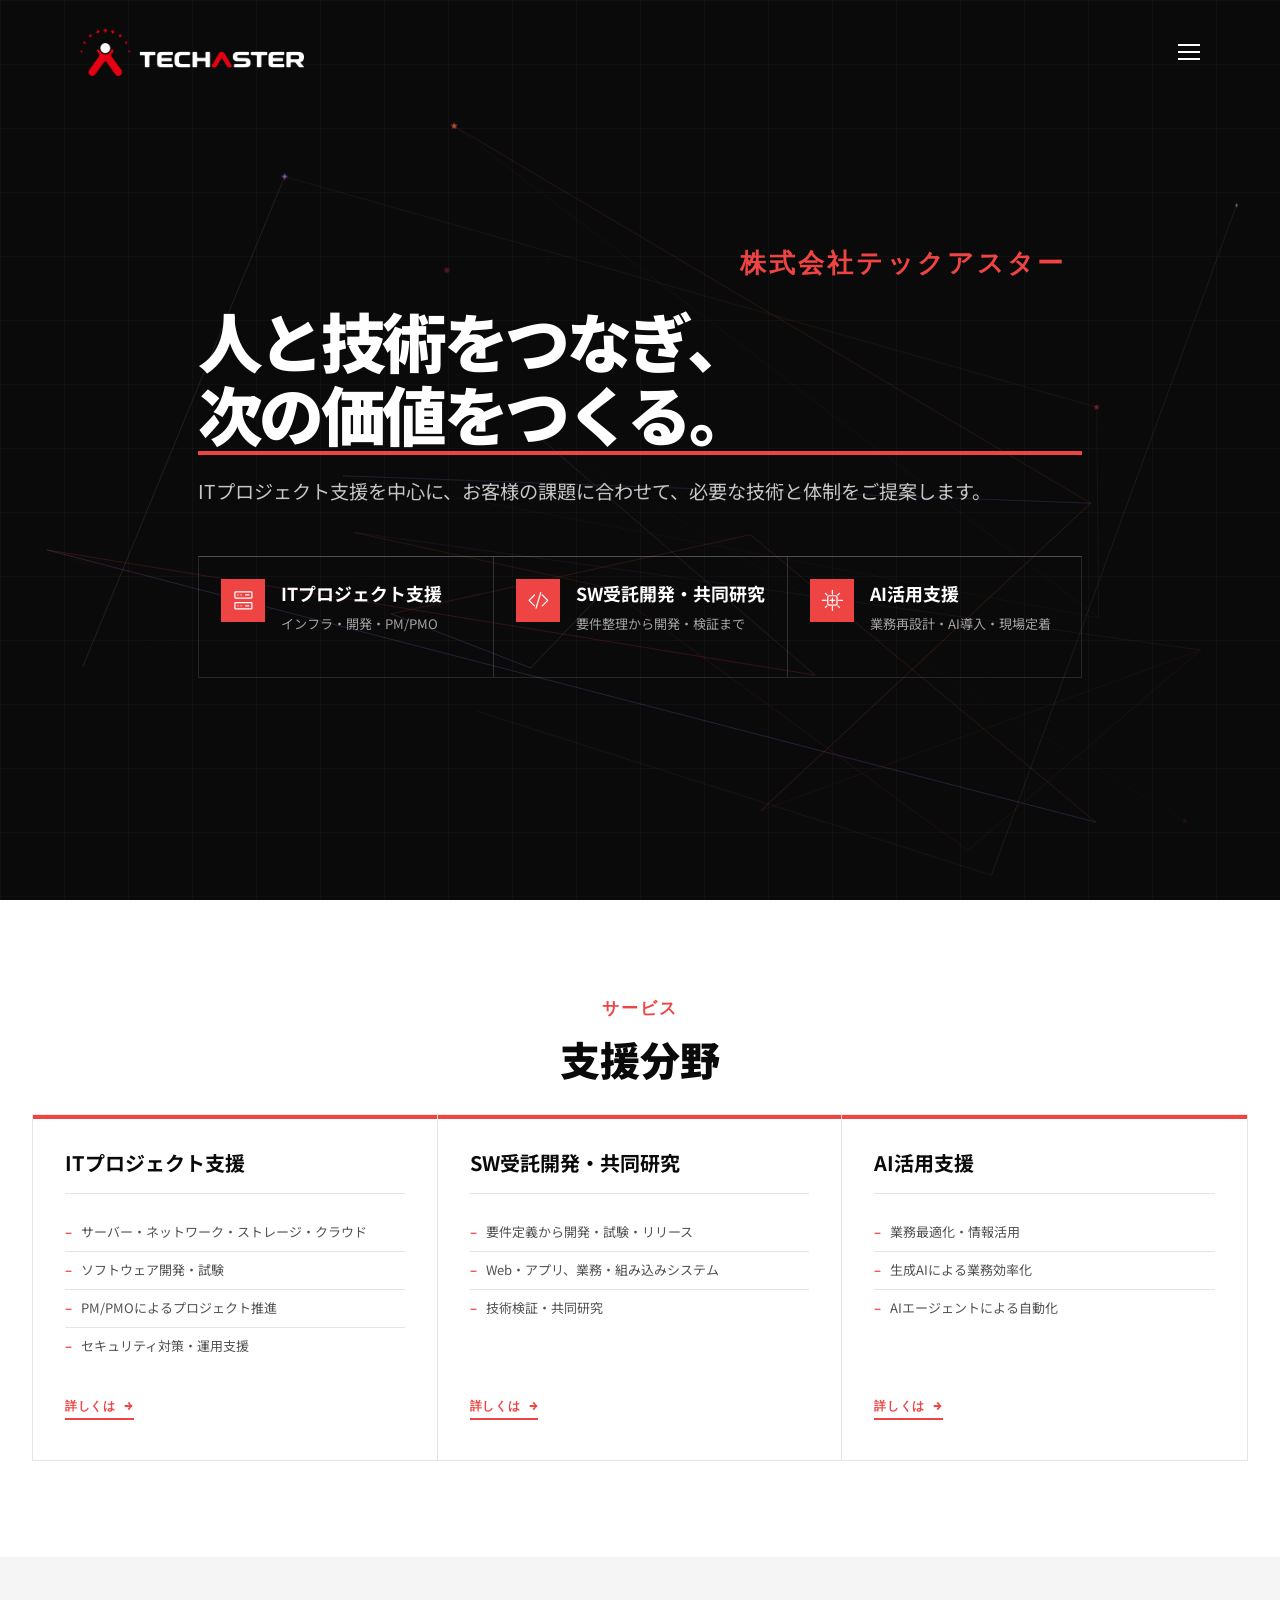
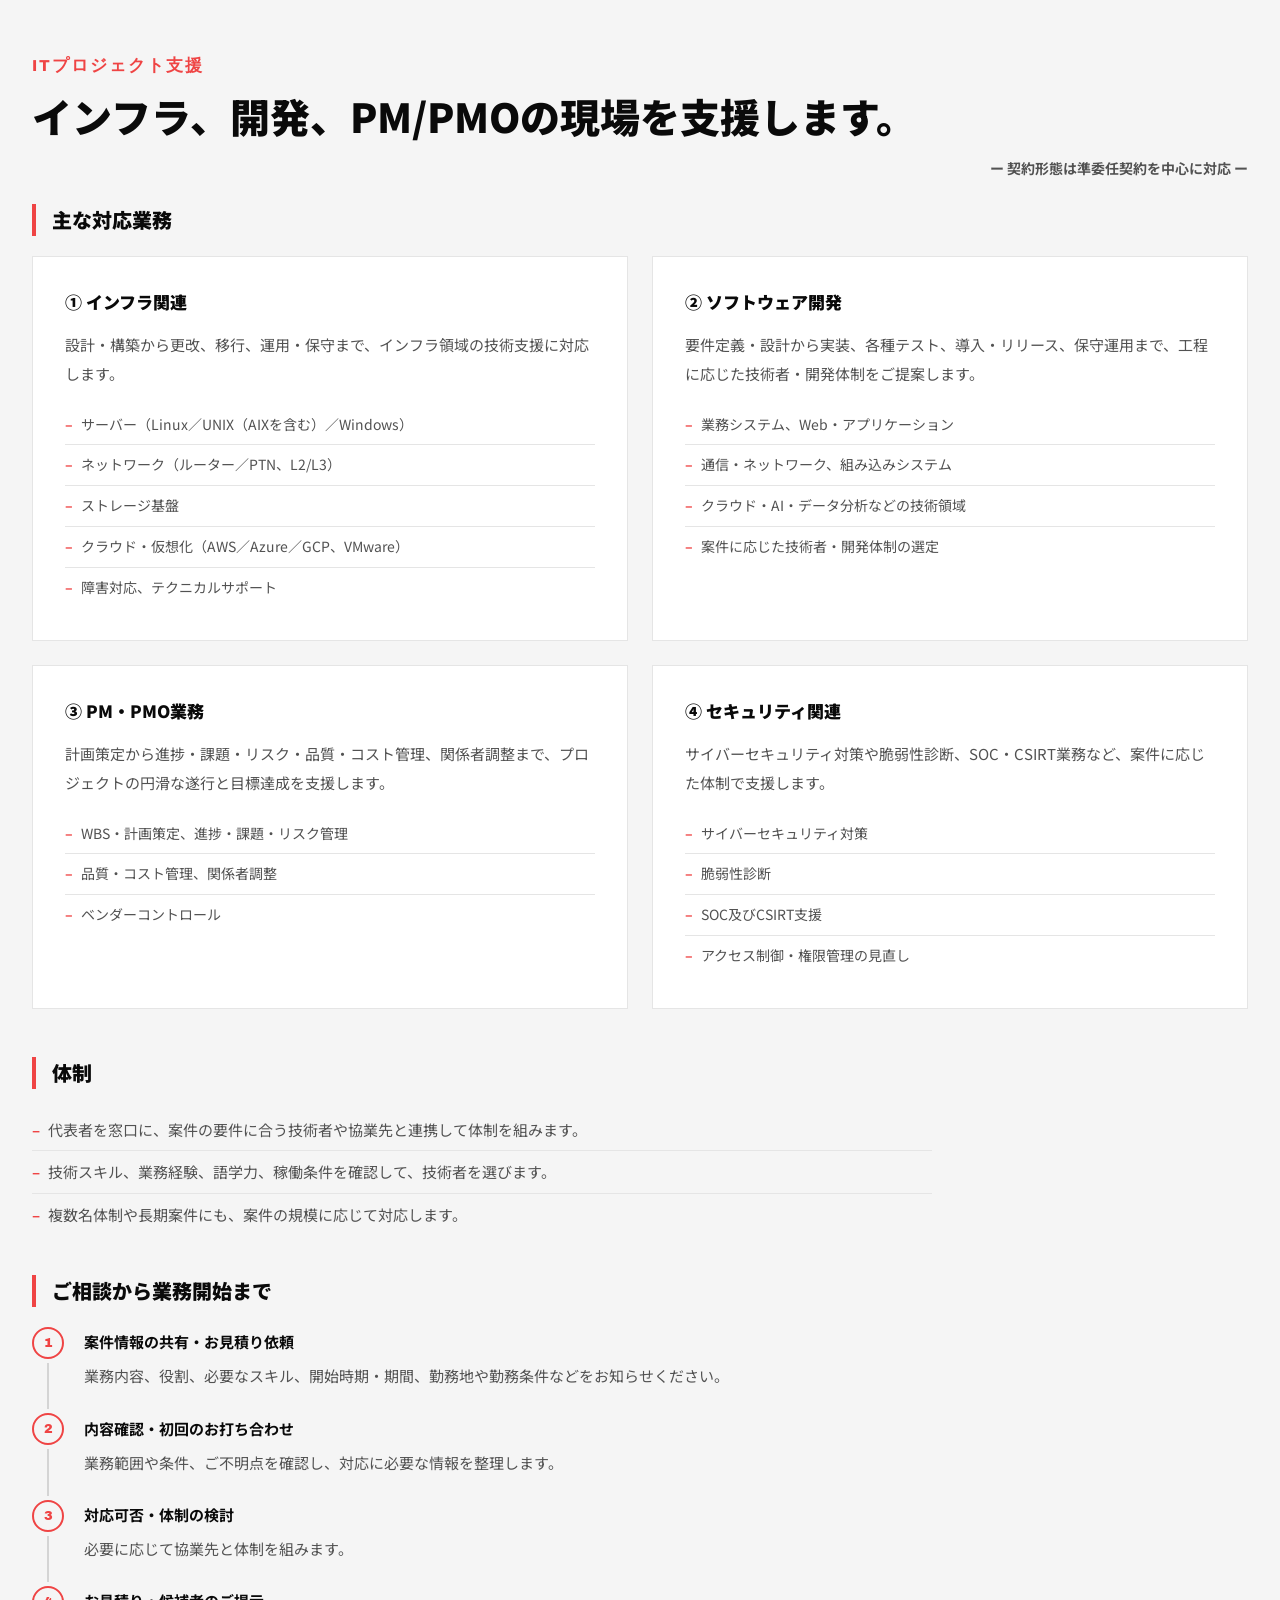
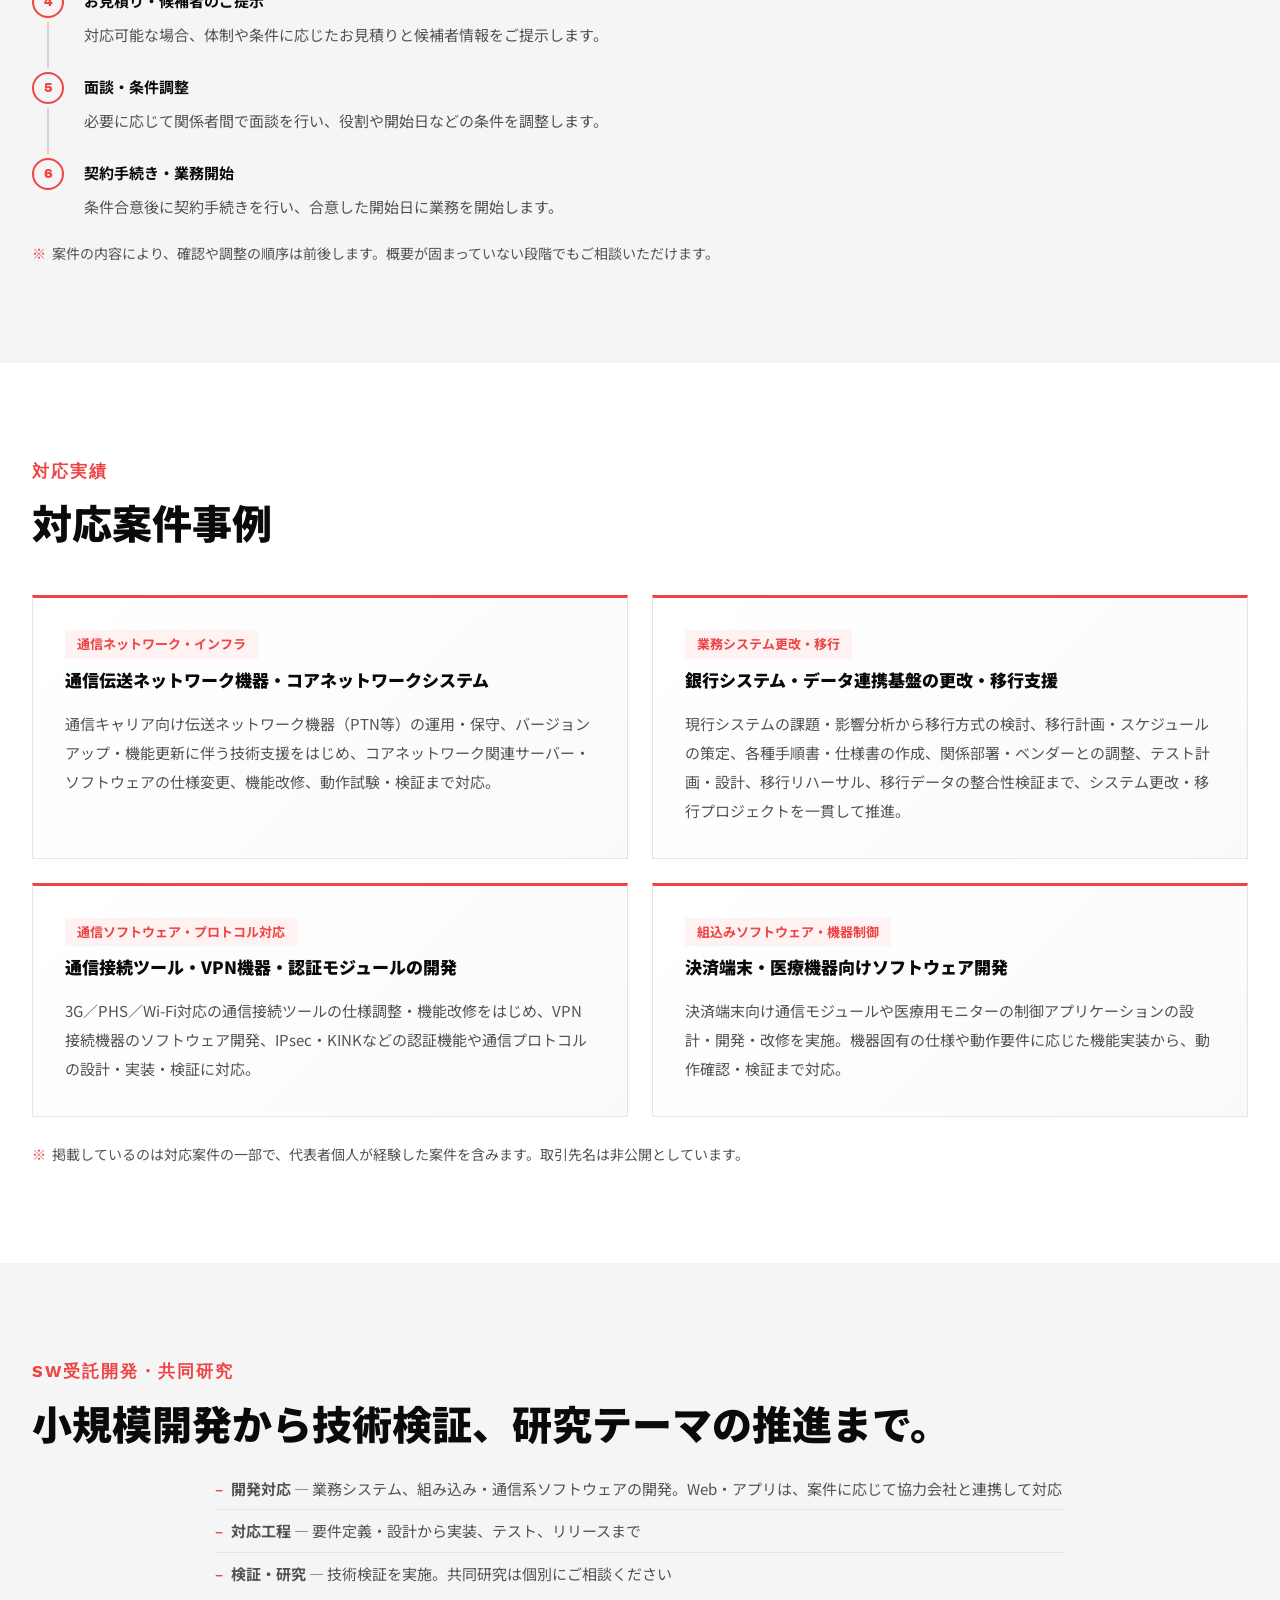
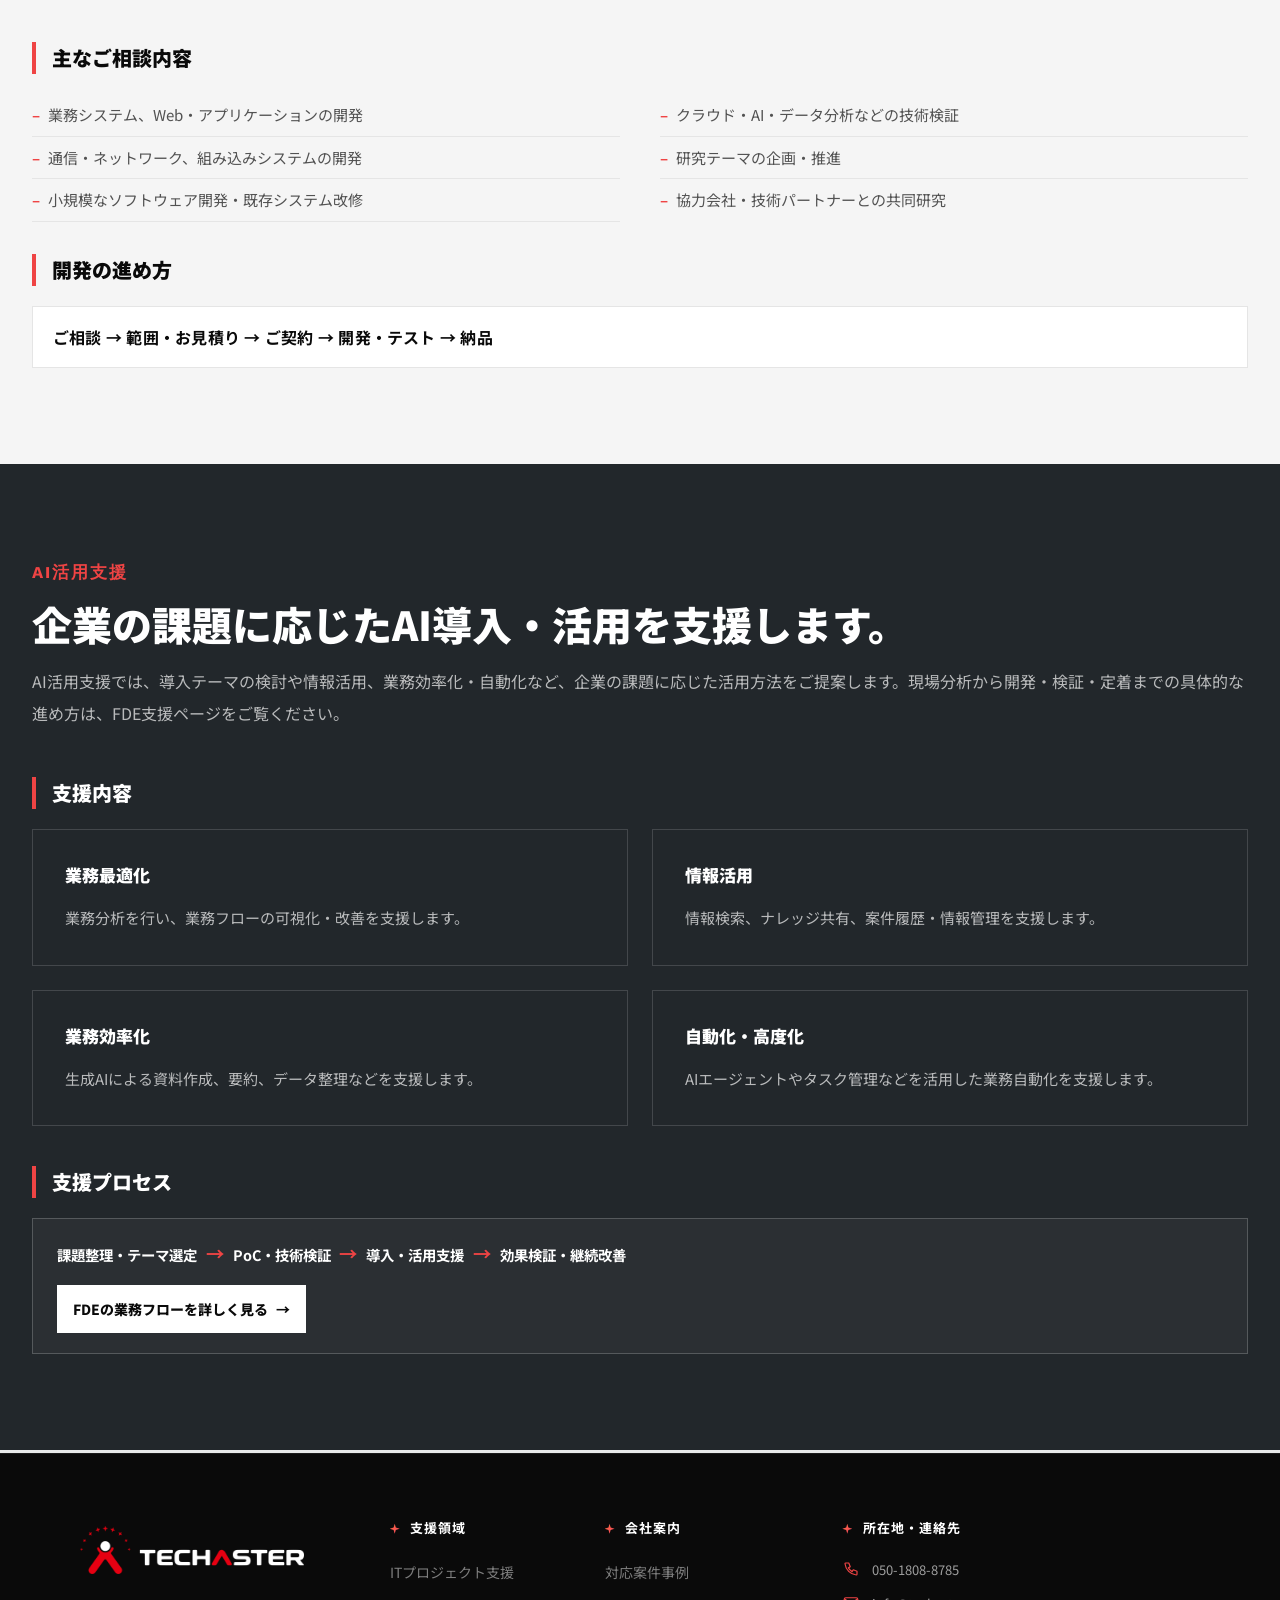
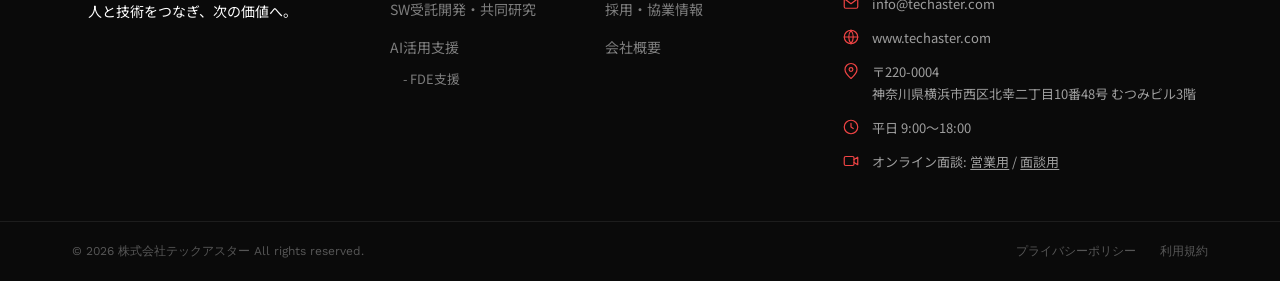
<file: index.html>
<!DOCTYPE html>
<html lang="ja">

<head>
    <meta charset="utf-8">
    <meta name="viewport" content="width=device-width, initial-scale=1.0">
    <meta name="description" content="株式会社テックアスターは、ITプロジェクト支援、SW受託開発・共同研究、AI活用支援を通じて、お客様の課題解決とビジネスの成長を支援します。">
    <meta property="og:title" content="株式会社テックアスター">
    <meta property="og:description" content="ITプロジェクト支援、SW受託開発・共同研究、AI活用支援。人と技術をつなぎ、次の価値へ。">
    <meta property="og:type" content="website">
    <meta property="og:url" content="https://www.techaster.com/">
    <title>株式会社テックアスター | ITプロジェクト支援 / SW受託開発・共同研究 / AI活用支援</title>

    <link rel="preconnect" href="https://fonts.googleapis.com">
    <link rel="preconnect" href="https://fonts.gstatic.com" crossorigin>
    <link
        href="https://fonts.googleapis.com/css2?family=Archivo+Black&family=Work+Sans:wght@400;500;600;700;800&family=Noto+Sans+JP:wght@400;700;900&family=Inter:wght@400;600;700&display=swap"
        rel="stylesheet">

    <link rel="canonical" href="https://www.techaster.com/">
    <meta property="og:image" content="https://www.techaster.com/assets/icons/techaster_horizontal_white-bg.png">
    <meta property="og:locale" content="ja_JP">
    <meta name="twitter:card" content="summary">
    <script type="application/ld+json">
    {"@context":"https://schema.org","@type":"Organization","name":"株式会社テックアスター","url":"https://www.techaster.com/","logo":"https://www.techaster.com/assets/icons/techaster_horizontal_white-bg.png","telephone":"+81-50-1808-8785","email":"info@techaster.com","address":{"@type":"PostalAddress","postalCode":"220-0004","addressRegion":"神奈川県","addressLocality":"横浜市西区","streetAddress":"北幸二丁目10番48号 むつみビル3階","addressCountry":"JP"}}
    </script>
    <link rel="icon" type="image/png" href="assets/icons/favicon.png">
    <link rel="apple-touch-icon" href="assets/icons/favicon.png">
    <link rel="stylesheet" href="style.css">
</head>

<body>
    <a class="skip-link" href="#main-content">本文へスキップ</a>

    <!-- ========== ヘッダー ========== -->
    <header class="header" id="header">
        <nav class="navbar container" role="navigation" aria-label="グローバルナビゲーション">
            <div class="navbar__logo">
                <a href="#home" class="logo-link" aria-label="株式会社テックアスター トップへ">
                    <img class="logo-image logo-image--dark"
                        src="assets/icons/techaster_horizontal_for-dark-bg_transparent.png" alt="TECHASTER">
                    <img class="logo-image logo-image--light"
                        src="assets/icons/techaster_horizontal_for-light-bg_transparent.png" alt="TECHASTER">
                </a>
            </div>

            <button class="navbar__toggle" id="navToggle" aria-controls="primaryNav" aria-expanded="false"
                aria-label="ナビゲーションを開く">
                <span class="hamburger" aria-hidden="true"></span>
            </button>

            <ul class="navbar__menu" id="primaryNav" role="list">
                <li><a href="#home">ホーム</a></li>
                <li class="navbar__dropdown">
                    <a class="navbar__dropdown-home" href="#services">サービス</a>
                    <button class="navbar__dropdown-toggle" type="button" aria-label="サービスメニューを開く" aria-expanded="false" aria-controls="serviceNavMenu"><span aria-hidden="true">⌄</span></button>
                    <ul class="navbar__submenu" id="serviceNavMenu" role="list">
                        <li><a href="#ses">ITプロジェクト支援</a></li>
                        <li><a href="#web">SW受託開発・共同研究</a></li>
                        <li class="navbar__submenu-parent">
                            <a href="#ai">AI活用支援</a>
                            <ul class="navbar__submenu-child" role="list">
                                <li><a href="ai/index.html">- FDE支援</a></li>
                            </ul>
                        </li>
                    </ul>
                </li>
                <li><a href="#works">実績</a></li>
                <li class="navbar__dropdown">
                    <a class="navbar__dropdown-home" href="recruitment/index.html">採用・協業</a>
                    <button class="navbar__dropdown-toggle" type="button" aria-label="採用・協業メニューを開く" aria-expanded="false" aria-controls="recruitNavMenu"><span aria-hidden="true">⌄</span></button>
                    <ul class="navbar__submenu" id="recruitNavMenu" role="list">
                        <li><a href="recruitment/index.html#recruitment-fields-title">募集職種</a></li>
                        <li><a href="recruitment/apply.html">応募・選考</a></li>
                    </ul>
                </li>
                <li><a href="representative.html">会社紹介</a></li>
                <li><a href="contact.html" class="nav-cta">お問い合わせ</a></li>
            </ul>
        </nav>
    </header>

    <main id="main-content">


        <!-- ========== Hero（黒） ========== -->
        <section id="home" class="hero-section" aria-labelledby="heroTitle">
            <div class="hero-sky" aria-hidden="true"></div>
            <div class="container hero-section__inner">
                <div class="hero-section__content fade-in">
                    <span class="hero-section__overline">
                        <span class="hero-section__overline-star hero-sky__star--four-point" aria-hidden="true"></span>
                        <span class="hero-section__company">株式会社テックアスター</span>
                        <span class="hero-section__overline-star hero-sky__star--four-point" aria-hidden="true"></span>
                    </span>
                    <h1 class="hero-section__title" id="heroTitle">
                        <span class="title-line">人と技術をつなぎ、</span>
                        <span class="title-line title-line--accent">次の価値をつくる。</span>
                    </h1>
                    <p class="hero-section__subtitle">
                        ITプロジェクト支援を中心に、お客様の課題に合わせて、必要な技術と体制をご提案します。
                    </p>
                </div>

                <div class="hero-scope fade-in" style="--delay:0.2s">
                    <ul class="hero-scope__list">
                        <li><a href="#ses"><span class="hero-scope__icon" aria-hidden="true"><svg viewBox="0 0 32 32"><rect x="5" y="5" width="22" height="8" rx="1"/><rect x="5" y="19" width="22" height="8" rx="1"/><path d="M9 9h.01M13 9h.01M9 23h.01M13 23h.01M19 9h4M19 23h4"/></svg></span><span class="hero-scope__copy"><strong>ITプロジェクト支援</strong><small>インフラ・開発・PM/PMO</small></span></a></li>
                        <li><a href="#web"><span class="hero-scope__icon" aria-hidden="true"><svg viewBox="0 0 32 32"><path d="m11 9-7 7 7 7M21 9l7 7-7 7M19 6l-6 20"/></svg></span><span class="hero-scope__copy"><strong>SW受託開発・共同研究</strong><small>要件整理から開発・検証まで</small></span></a></li>
                        <li><a href="#ai"><span class="hero-scope__icon" aria-hidden="true"><svg viewBox="0 0 32 32"><rect x="10" y="10" width="12" height="12" rx="2"/><path d="M16 3v5M16 24v5M3 16h5M24 16h5M7 7l2 2M23 23l2 2M25 7l-2 2M9 23l-2 2M13 16h6M16 13v6"/></svg></span><span class="hero-scope__copy"><strong>AI活用支援</strong><small>業務再設計・AI導入・現場定着</small></span></a></li>
                    </ul>
                </div>

            </div>
        </section>

        <!-- ========== サービス概要（白） ========== -->
        <section id="services" class="services-section" aria-labelledby="servicesTitle">
            <div class="container container--wide">
                <div class="section-header section-header--center fade-in">
                    <span class="section-overline">サービス</span>
                    <h2 class="section-title" id="servicesTitle">支援分野</h2>
                </div>
                <div class="services-grid">

                    <div class="service-card fade-in" style="--delay:0.1s">
                        <span class="service-card__num" aria-hidden="true">01</span>
                        <h3 class="service-card__title">ITプロジェクト支援</h3>
                        <ul class="service-card__list">
                            <li>サーバー・ネットワーク・ストレージ・クラウド</li>
                            <li>ソフトウェア開発・試験</li>
                            <li>PM/PMOによるプロジェクト推進</li>
                            <li>セキュリティ対策・運用支援</li>
                        </ul>
                        <a href="#ses" class="service-card__link">詳しくは <span aria-hidden="true">→</span></a>
                    </div>

                    <div class="service-card fade-in" style="--delay:0.2s">
                        <span class="service-card__num" aria-hidden="true">02</span>
                        <h3 class="service-card__title">SW受託開発・共同研究</h3>
                        <ul class="service-card__list">
                            <li>要件定義から開発・試験・リリース</li>
                            <li>Web・アプリ、業務・組み込みシステム</li>
                            <li>技術検証・共同研究</li>
                        </ul>
                        <a href="#web" class="service-card__link">詳しくは <span aria-hidden="true">→</span></a>
                    </div>

                    <div class="service-card fade-in" style="--delay:0.3s">
                        <span class="service-card__num" aria-hidden="true">03</span>
                        <h3 class="service-card__title">AI活用支援</h3>
                        <ul class="service-card__list">
                            <li>業務最適化・情報活用</li>
                            <li>生成AIによる業務効率化</li>
                            <li>AIエージェントによる自動化</li>
                        </ul>
                        <a href="#ai" class="service-card__link">詳しくは <span aria-hidden="true">→</span></a>
                    </div>

                </div>
            </div>
        </section>

        <!-- ========== SES・IT技術支援（薄灰） ========== -->
        <section id="ses" class="detail-section detail-section--gray" aria-labelledby="sesTitle">
            <div class="container container--wide">
                <div class="section-header fade-in">
                    <span class="section-overline">ITプロジェクト支援</span>
                    <h2 class="section-title" id="sesTitle">インフラ、開発、PM/PMOの現場を支援します。</h2>
                </div>
                <p class="ses-contract-note">ー 契約形態は準委任契約を中心に対応 ー</p>

                <h3 class="detail-subtitle fade-in">主な対応業務</h3>
                <div class="detail-grid detail-grid--2">
                    <div class="detail-card fade-in">
                        <h4 class="detail-card__title">① インフラ関連</h4>
                        <p class="detail-text">設計・構築から更改、移行、運用・保守まで、インフラ領域の技術支援に対応します。</p>
                        <ul class="detail-list" style="margin-top: 1rem;">
                            <li>サーバー（Linux／UNIX（AIXを含む）／Windows）</li>
                            <li>ネットワーク（ルーター／PTN、L2/L3）</li>
                            <li>ストレージ基盤</li>
                            <li>クラウド・仮想化（AWS／Azure／GCP、VMware）</li>
                            <li>障害対応、テクニカルサポート</li>
                        </ul>
                    </div>
                    <div class="detail-card fade-in" style="--delay:0.1s">
                        <h4 class="detail-card__title">② ソフトウェア開発</h4>
                        <p class="detail-text">要件定義・設計から実装、各種テスト、導入・リリース、保守運用まで、工程に応じた技術者・開発体制をご提案します。</p>
                        <ul class="detail-list" style="margin-top: 1rem;">
                            <li>業務システム、Web・アプリケーション</li>
                            <li>通信・ネットワーク、組み込みシステム</li>
                            <li>クラウド・AI・データ分析などの技術領域</li>
                            <li>案件に応じた技術者・開発体制の選定</li>
                        </ul>
                    </div>
                    <div class="detail-card fade-in">
                        <h4 class="detail-card__title">③ PM・PMO業務</h4>
                        <p class="detail-text">計画策定から進捗・課題・リスク・品質・コスト管理、関係者調整まで、プロジェクトの円滑な遂行と目標達成を支援します。</p>
                        <ul class="detail-list" style="margin-top: 1rem;">
                            <li>WBS・計画策定、進捗・課題・リスク管理</li>
                            <li>品質・コスト管理、関係者調整</li>
                            <li>ベンダーコントロール</li>
                        </ul>
                    </div>
                    <div class="detail-card fade-in" style="--delay:0.1s">
                        <h4 class="detail-card__title">④ セキュリティ関連</h4>
                        <p class="detail-text">サイバーセキュリティ対策や脆弱性診断、SOC・CSIRT業務など、案件に応じた体制で支援します。</p>
                        <ul class="detail-list" style="margin-top: 1rem;">
                            <li>サイバーセキュリティ対策</li>
                            <li>脆弱性診断</li>
                            <li>SOC及びCSIRT支援</li>
                            <li>アクセス制御・権限管理の見直し</li>
                        </ul>
                    </div>
                </div>

                <div class="detail-two fade-in">
                    <div>
                        <h3 class="detail-subtitle">体制</h3>
                        <ul class="detail-list detail-list--plain">
                            <li>代表者を窓口に、案件の要件に合う技術者や協業先と連携して体制を組みます。</li>
                            <li>技術スキル、業務経験、語学力、稼働条件を確認して、技術者を選びます。</li>
                            <li>複数名体制や長期案件にも、案件の規模に応じて対応します。</li>
                        </ul>
                    </div>
                    <div>
                        <h3 class="detail-subtitle">ご相談から業務開始まで</h3>
                        <ol class="detail-steps">
                            <li>
                                <div>
                                    <strong>案件情報の共有・お見積り依頼</strong>
                                    <p>業務内容、役割、必要なスキル、開始時期・期間、勤務地や勤務条件などをお知らせください。</p>
                                </div>
                            </li>
                            <li>
                                <div>
                                    <strong>内容確認・初回のお打ち合わせ</strong>
                                    <p>業務範囲や条件、ご不明点を確認し、対応に必要な情報を整理します。</p>
                                </div>
                            </li>
                            <li>
                                <div>
                                    <strong>対応可否・体制の検討</strong>
                                    <p>必要に応じて協業先と体制を組みます。</p>
                                </div>
                            </li>
                            <li>
                                <div>
                                    <strong>お見積り・候補者のご提示</strong>
                                    <p>対応可能な場合、体制や条件に応じたお見積りと候補者情報をご提示します。</p>
                                </div>
                            </li>
                            <li>
                                <div>
                                    <strong>面談・条件調整</strong>
                                    <p>必要に応じて関係者間で面談を行い、役割や開始日などの条件を調整します。</p>
                                </div>
                            </li>
                            <li>
                                <div>
                                    <strong>契約手続き・業務開始</strong>
                                    <p>条件合意後に契約手続きを行い、合意した開始日に業務を開始します。</p>
                                </div>
                            </li>
                        </ol>
                        <p class="detail-note">案件の内容により、確認や調整の順序は前後します。概要が固まっていない段階でもご相談いただけます。</p>
                    </div>
                </div>
            </div>
        </section>

        <!-- ========== 対応実績（白） ========== -->
        <section id="works" class="detail-section" aria-labelledby="worksTitle">
            <div class="container container--wide">
                <div class="section-header fade-in">
                    <span class="section-overline">対応実績</span>
                    <h2 class="section-title" id="worksTitle">対応案件事例</h2>
                </div>
                <div class="detail-grid detail-grid--2 works-grid">
                    <div class="detail-card fade-in">
                        <p class="detail-tag">通信ネットワーク・インフラ</p>
                        <h3 class="detail-card__title">通信伝送ネットワーク機器・コアネットワークシステム</h3>
                        <p class="detail-text">通信キャリア向け伝送ネットワーク機器（PTN等）の運用・保守、バージョンアップ・機能更新に伴う技術支援をはじめ、コアネットワーク関連サーバー・ソフトウェアの仕様変更、機能改修、動作試験・検証まで対応。</p>
                    </div>
                    <div class="detail-card fade-in" style="--delay:0.1s">
                        <p class="detail-tag">業務システム更改・移行</p>
                        <h3 class="detail-card__title">銀行システム・データ連携基盤の更改・移行支援</h3>
                        <p class="detail-text">現行システムの課題・影響分析から移行方式の検討、移行計画・スケジュールの策定、各種手順書・仕様書の作成、関係部署・ベンダーとの調整、テスト計画・設計、移行リハーサル、移行データの整合性検証まで、システム更改・移行プロジェクトを一貫して推進。</p>
                    </div>
                    <div class="detail-card fade-in" style="--delay:0.2s">
                        <p class="detail-tag">通信ソフトウェア・プロトコル対応</p>
                        <h3 class="detail-card__title">通信接続ツール・VPN機器・認証モジュールの開発</h3>
                        <p class="detail-text">3G／PHS／Wi-Fi対応の通信接続ツールの仕様調整・機能改修をはじめ、VPN接続機器のソフトウェア開発、IPsec・KINKなどの認証機能や通信プロトコルの設計・実装・検証に対応。</p>
                    </div>
                    <div class="detail-card fade-in">
                        <p class="detail-tag">組込みソフトウェア・機器制御</p>
                        <h3 class="detail-card__title">決済端末・医療機器向けソフトウェア開発</h3>
                        <p class="detail-text">決済端末向け通信モジュールや医療用モニターの制御アプリケーションの設計・開発・改修を実施。機器固有の仕様や動作要件に応じた機能実装から、動作確認・検証まで対応。</p>
                    </div>
                </div>
                <p class="detail-note fade-in">掲載しているのは対応案件の一部で、代表者個人が経験した案件を含みます。取引先名は非公開としています。</p>
            </div>
        </section>

        <!-- ========== SW受託開発・共同研究（薄灰） ========== -->
        <section id="web" class="detail-section detail-section--gray" aria-labelledby="webTitle">
            <div class="container container--wide">
                <div class="section-header fade-in">
                    <span class="section-overline">SW受託開発・共同研究</span>
                    <h2 class="section-title" id="webTitle">小規模開発から技術検証、研究テーマの推進まで。</h2>
                    <ul class="detail-list detail-list--plain fade-in" style="max-width: 850px; margin: var(--sp-5) auto 0;">
                        <li><strong>開発対応</strong> — 業務システム、組み込み・通信系ソフトウェアの開発。Web・アプリは、案件に応じて協力会社と連携して対応</li>
                        <li><strong>対応工程</strong> — 要件定義・設計から実装、テスト、リリースまで</li>
                        <li><strong>検証・研究</strong> — 技術検証を実施。共同研究は個別にご相談ください</li>
                    </ul>
                </div>
                <h3 class="detail-subtitle fade-in">主なご相談内容</h3>
                <ul class="detail-list detail-list--plain detail-list--cols fade-in">
                    <li>業務システム、Web・アプリケーションの開発</li>
                    <li>通信・ネットワーク、組み込みシステムの開発</li>
                    <li>小規模なソフトウェア開発・既存システム改修</li>
                    <li>クラウド・AI・データ分析などの技術検証</li>
                    <li>研究テーマの企画・推進</li>
                    <li>協力会社・技術パートナーとの共同研究</li>
                </ul>

                <h3 class="detail-subtitle fade-in" style="margin-top: 2rem;">開発の進め方</h3>
                <p class="web-process-line fade-in">ご相談 → 範囲・お見積り → ご契約 → 開発・テスト → 納品</p>
            </div>
        </section>

        <!-- ========== AI活用支援（黒） ========== -->
        <section id="ai" class="detail-section detail-section--dark" aria-labelledby="aiTitle">
            <div class="container container--wide">
                <div class="section-header fade-in">
                    <span class="section-overline">AI活用支援</span>
                    <h2 class="section-title" id="aiTitle">企業の課題に応じたAI導入・活用を支援します。</h2>
                    <p class="detail-lead">
                        AI活用支援では、導入テーマの検討や情報活用、業務効率化・自動化など、企業の課題に応じた活用方法をご提案します。現場分析から開発・検証・定着までの具体的な進め方は、<a href="ai/index.html">FDE支援ページ</a>をご覧ください。
                    </p>
                </div>
                <h3 class="detail-subtitle fade-in">支援内容</h3>
                <div class="detail-grid detail-grid--2">
                    <div class="detail-card fade-in">
                        <h4 class="detail-card__title">業務最適化</h4>
                        <p class="detail-text">業務分析を行い、業務フローの可視化・改善を支援します。</p>
                    </div>
                    <div class="detail-card fade-in" style="--delay:0.1s">
                        <h4 class="detail-card__title">情報活用</h4>
                        <p class="detail-text">情報検索、ナレッジ共有、案件履歴・情報管理を支援します。</p>
                    </div>
                    <div class="detail-card fade-in" style="--delay:0.2s">
                        <h4 class="detail-card__title">業務効率化</h4>
                        <p class="detail-text">生成AIによる資料作成、要約、データ整理などを支援します。</p>
                    </div>
                    <div class="detail-card fade-in" style="--delay:0.3s">
                        <h4 class="detail-card__title">自動化・高度化</h4>
                        <p class="detail-text">AIエージェントやタスク管理などを活用した業務自動化を支援します。</p>
                    </div>
                </div>
                <div class="detail-consult fade-in">
                    <h3 class="detail-subtitle">支援プロセス</h3>
                    <div class="ai-process-row">
                        <div class="ai-process-steps" aria-label="課題整理・テーマ選定、PoC・技術検証、導入・活用支援、効果検証・継続改善">
                            <span>課題整理・テーマ選定</span><span aria-hidden="true">→</span>
                            <span>PoC・技術検証</span><span aria-hidden="true">→</span>
                            <span>導入・活用支援</span><span aria-hidden="true">→</span>
                            <span>効果検証・継続改善</span>
                        </div>
                        <a href="ai/index.html">FDEの業務フローを詳しく見る <span aria-hidden="true">→</span></a>
                    </div>
                </div>
            </div>
        </section>



    </main>

    <!-- ========== フッター（黒） ========== -->
    <footer class="footer">
        <div class="footer__top">
            <div class="container footer__grid">
                <div class="footer__brand">
                    <a href="#home" class="footer__logo" aria-label="株式会社テックアスター トップへ">
                        <img class="logo-image logo-image--footer"
                            src="assets/icons/techaster_horizontal_for-dark-bg_transparent.png" alt="TECHASTER">
                    </a>
                    <p class="footer__tagline">人と技術をつなぎ、次の価値へ。</p>
                </div>

                <div class="footer__nav-group">
                    <h4 class="footer__nav-title">支援領域</h4>
                    <ul class="footer__nav-list">
                        <li><a href="#ses">ITプロジェクト支援</a></li>
                        <li><a href="#web">SW受託開発・共同研究</a></li>
                        <li class="footer__nav-item--parent">
                            <a href="#ai">AI活用支援</a>
                            <ul class="footer__nav-sublist">
                                <li><a href="ai/index.html">- FDE支援</a></li>
                            </ul>
                        </li>
                    </ul>
                </div>

                <div class="footer__nav-group">
                    <h4 class="footer__nav-title">会社案内</h4>
                    <ul class="footer__nav-list">
                        <li><a href="#works">対応案件事例</a></li>
                        <li><a href="recruitment/index.html">採用・協業情報</a></li>
                        <li><a href="representative.html">会社概要</a></li>
                    </ul>
                </div>

                <div class="footer__nav-group">
                    <h4 class="footer__nav-title">所在地・連絡先</h4>
                    <address class="footer__contact-info">
                        <a class="footer__contact-item" href="tel:050-1808-8785">
                            <svg aria-hidden="true" viewBox="0 0 24 24"><path d="M5 4h4l2 5-2.5 1.5a15 15 0 0 0 5 5L15 13l5 2v4a1 1 0 0 1-1 1A17 17 0 0 1 4 5a1 1 0 0 1 1-1Z"/></svg>
                            <span>050-1808-8785</span>
                        </a>
                        <a class="footer__contact-item" href="mailto:info@techaster.com">
                            <svg aria-hidden="true" viewBox="0 0 24 24"><rect x="3" y="5" width="18" height="14" rx="2"/><path d="m4 7 8 6 8-6"/></svg>
                            <span>info@techaster.com</span>
                        </a>
                        <a class="footer__contact-item" href="https://www.techaster.com/">
                            <svg aria-hidden="true" viewBox="0 0 24 24"><circle cx="12" cy="12" r="9"/><path d="M3 12h18M12 3a15 15 0 0 1 0 18M12 3a15 15 0 0 0 0 18"/></svg>
                            <span>www.techaster.com</span>
                        </a>
                        <p class="footer__contact-item">
                            <svg aria-hidden="true" viewBox="0 0 24 24"><path d="M20 10c0 5-8 12-8 12S4 15 4 10a8 8 0 1 1 16 0Z"/><circle cx="12" cy="10" r="2.5"/></svg>
                            <span>〒220-0004<br>神奈川県横浜市西区北幸二丁目10番48号 むつみビル3階</span>
                        </p>
                        <p class="footer__contact-item footer__hours">
                            <svg aria-hidden="true" viewBox="0 0 24 24"><circle cx="12" cy="12" r="9"/><path d="M12 7v5l3 2"/></svg>
                            <span>平日 9:00〜18:00</span>
                        </p>
                        <p class="footer__contact-item footer__meeting-url">
                            <svg aria-hidden="true" viewBox="0 0 24 24"><rect x="3" y="6" width="13" height="12" rx="2"/><path d="m16 10 5-3v10l-5-3"/></svg>
                            <span>オンライン面談: <a href="https://meet.google.com/zyx-fhvh-ckc">営業用</a> / <a href="https://meet.google.com/wih-axkm-jjz">面談用</a></span>
                        </p>
                    </address>
                </div>
            </div>
        </div>
        <div class="footer__bottom">
            <div class="container footer__bottom-inner">
                <p class="footer__copyright">© 2026 株式会社テックアスター All rights reserved.</p>
                <div class="footer__legal">
                    <a href="privacy.html">プライバシーポリシー</a>
                    <a href="terms.html">利用規約</a>
                </div>
            </div>
        </div>
    </footer>

    <script src="script.js"></script>
</body>

</html>
</file>
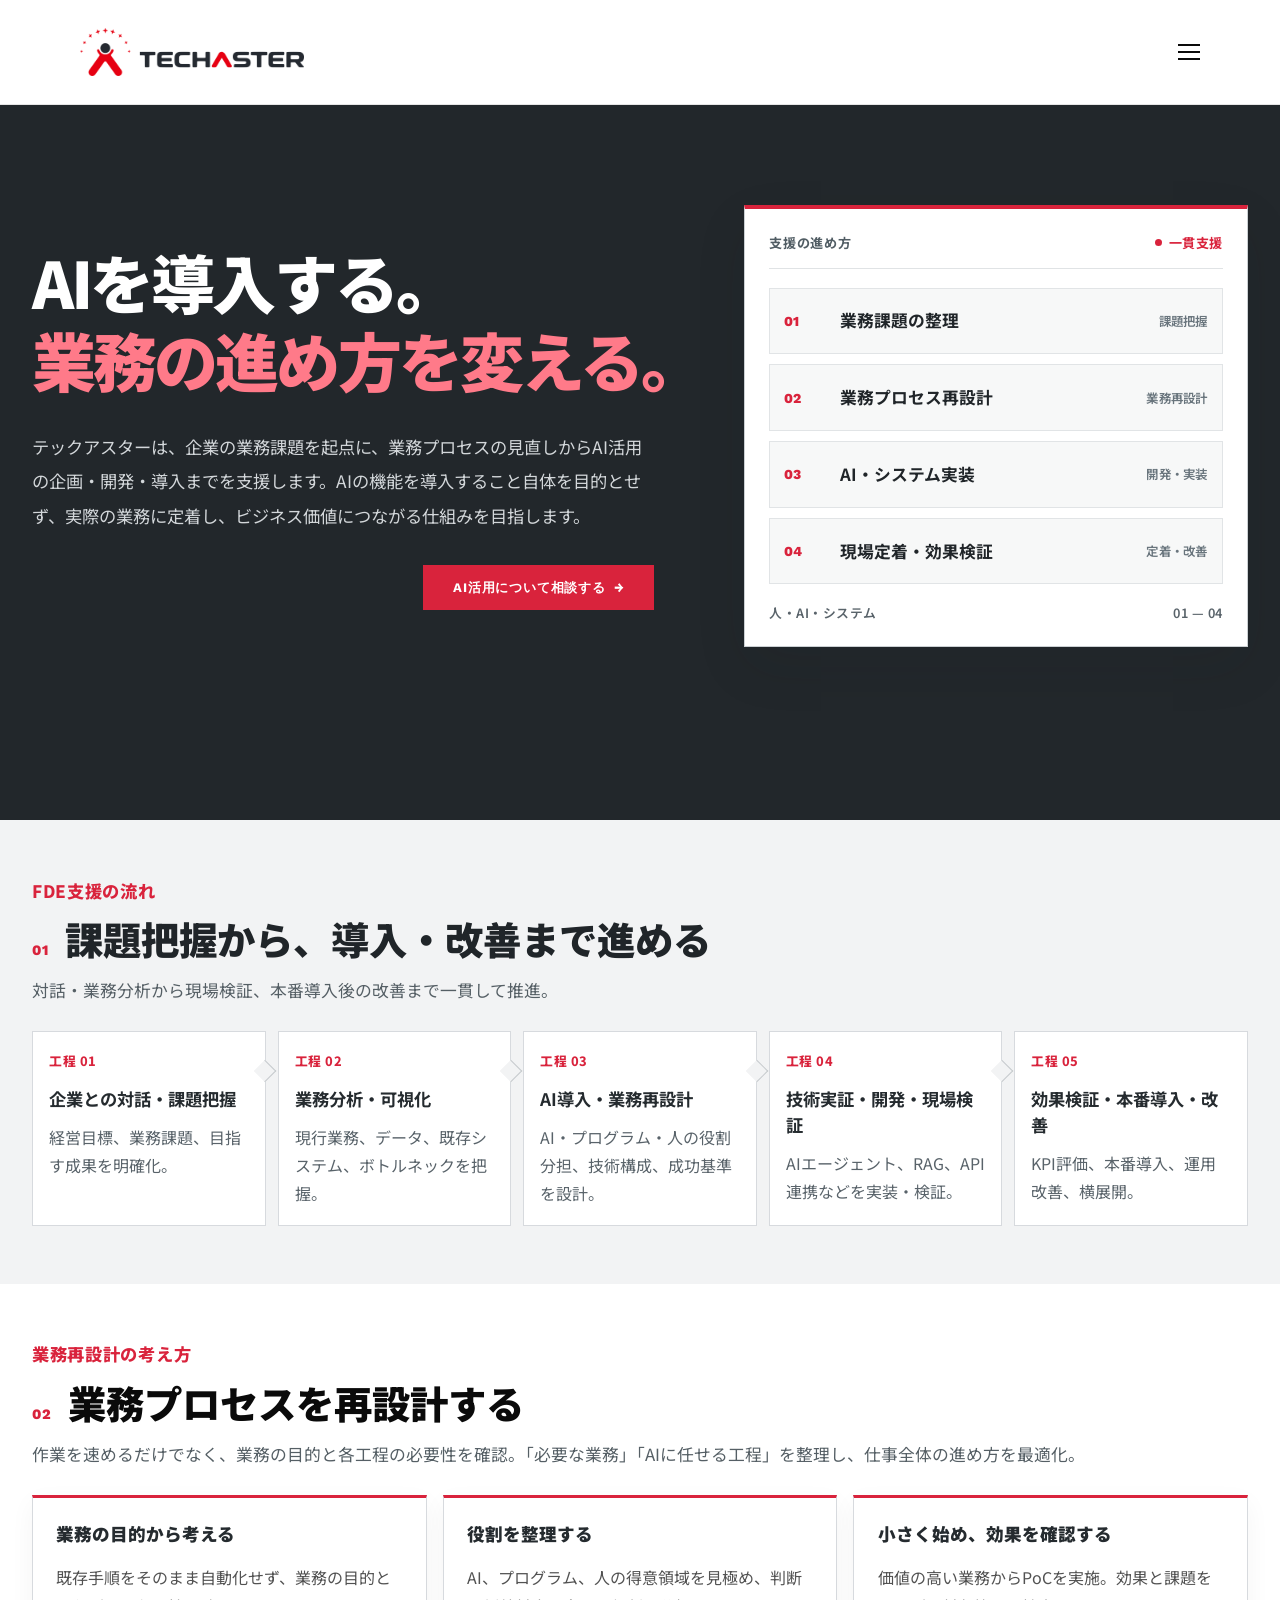
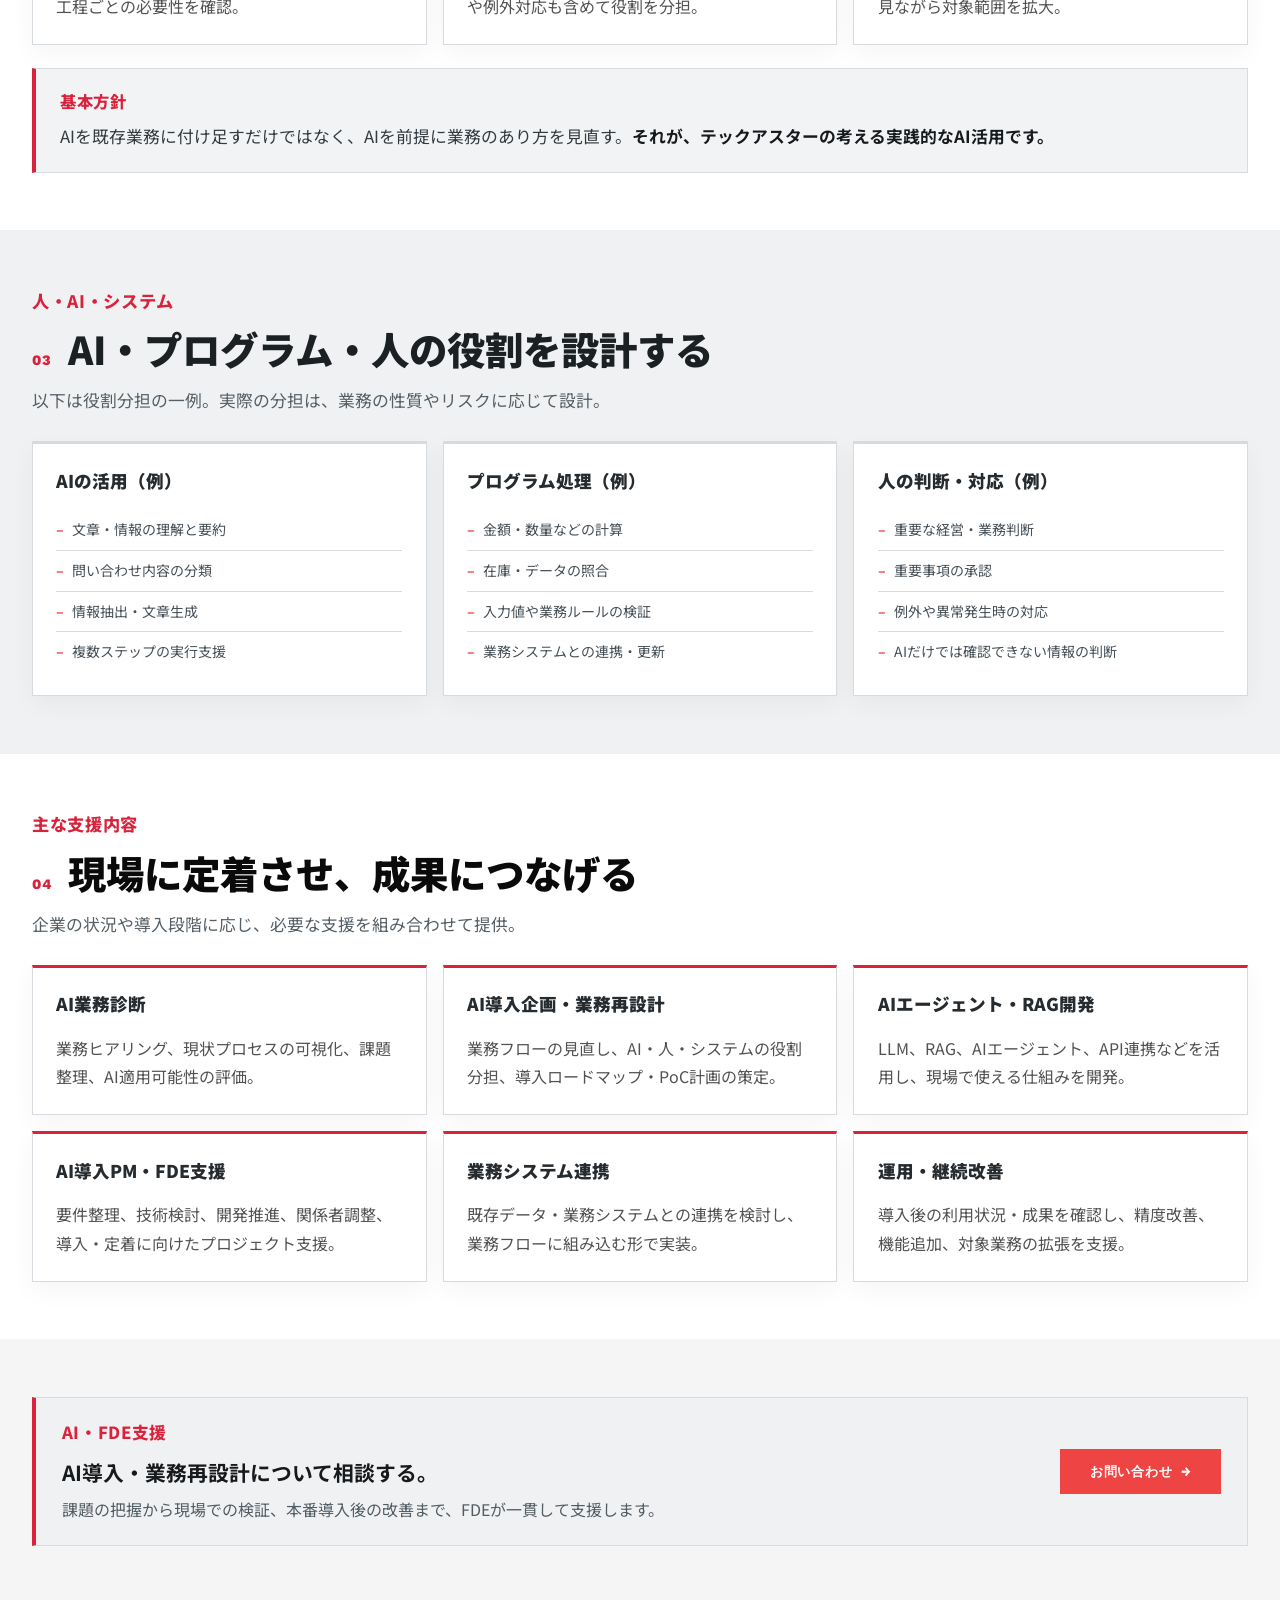
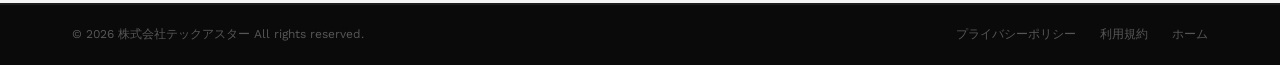
<file: ai/index.html>
<!DOCTYPE html>
<html lang="ja">
<head>
    <meta charset="utf-8">
    <meta name="viewport" content="width=device-width, initial-scale=1.0">
    <meta name="description" content="テックアスターのAI活用・業務プロセス再設計支援。課題整理からAI Agent・RAGの開発、効果検証、本番導入、運用改善まで一貫して支援します。">
    <meta property="og:title" content="AI活用・業務プロセス再設計支援 | 株式会社テックアスター">
    <meta property="og:description" content="企業の業務課題を起点に、AI導入・業務再設計・開発・運用改善まで支援します。">
    <meta property="og:type" content="website">
    <meta property="og:url" content="https://www.techaster.com/ai/">
    <title>AI活用・業務プロセス再設計支援 | 株式会社テックアスター</title>
    <link rel="preconnect" href="https://fonts.googleapis.com">
    <link rel="preconnect" href="https://fonts.gstatic.com" crossorigin>
    <link href="https://fonts.googleapis.com/css2?family=Archivo+Black&family=Work+Sans:wght@400;500;600;700;800&family=Noto+Sans+JP:wght@400;700;900&family=Inter:wght@400;600;700&display=swap" rel="stylesheet">
    <link rel="canonical" href="https://www.techaster.com/ai/">
    <link rel="icon" type="image/png" href="../assets/icons/favicon.png">
    <link rel="stylesheet" href="../style.css">
    <style>
        .ai-business-page {
            --ai-ink: #22272b;
            --ai-panel: #fff;
            --ai-line: #d7dade;
            --ai-cyan: #d9233c;
            --ai-blue: #5c6871;
            --ai-muted: #65717a;
            overflow: hidden;
        }
        .ai-business-page .container { max-width: 1280px; }
        .ai-business-page .detail-section { padding: clamp(3rem, 4.5vw, 4.25rem) 0; }
        .ai-business-page .section-header { margin-bottom: 1.5rem; }
        .ai-business-page .section-title { font-size: clamp(1.8rem, 3vw, 2.5rem); line-height: 1.35; }
        .ai-page-hero {
            position: relative;
            display: flex;
            min-height: 820px;
            align-items: center;
            padding: 7rem 0 5rem;
            color: #fff;
            background: var(--ai-ink);
        }
        .ai-page-hero__layout { display: grid; width: 100%; grid-template-columns: minmax(0, 1.05fr) minmax(380px, .85fr); align-items: center; gap: clamp(3rem, 7vw, 7rem); }
        .ai-page-hero .section-overline { display: none; }
        .ai-page-hero h1 { max-width: 760px; margin: 0 0 2rem; font-size: clamp(2.8rem, 5vw, 4.35rem); line-height: 1.22; font-weight: 900; letter-spacing: -.045em; }
        .ai-page-hero h1 span { color: #ff7a89; white-space: nowrap; }
        .ai-page-hero__copy > p { max-width: 740px; margin: 0; color: #d3d7da; font-size: clamp(1.05rem, 1.35vw, 1.2rem); line-height: 2; }
        .ai-page-hero__action { display: flex; justify-content: flex-end; margin-top: 2rem; }
        .ai-page-hero__action .btn { border-color: var(--ai-cyan); background: var(--ai-cyan); color: #fff; }
        .ai-page-hero__action .btn:hover { border-color: #fff; background: #fff; color: var(--ai-ink); }
        .ai-hero-visual { position: relative; padding: 1.5rem; border: 1px solid #cbd0d3; border-top: 4px solid var(--ai-cyan); background: #fff; box-shadow: 0 20px 50px rgba(24, 31, 36, .09); }
        .ai-hero-visual__top { display: flex; align-items: center; justify-content: space-between; padding-bottom: 1rem; border-bottom: 1px solid #e0e3e5; color: #515d64; font: 700 .82rem var(--font-jp); letter-spacing: .06em; }
        .ai-hero-visual__status { display: inline-flex; align-items: center; gap: .45rem; color: var(--ai-cyan); letter-spacing: .04em; }
        .ai-hero-visual__status::before { width: .45rem; height: .45rem; border-radius: 50%; background: currentColor; content: ""; }
        .ai-hero-visual__steps { display: grid; gap: .65rem; margin: 1.15rem 0; }
        .ai-hero-visual__step { display: grid; grid-template-columns: 2.7rem minmax(0, 1fr) auto; align-items: center; gap: .8rem; min-height: 4.15rem; padding: .75rem .9rem; border: 1px solid #e1e4e6; background: #f7f8f8; }
        .ai-hero-visual__step b { color: var(--ai-cyan); font: 800 .86rem var(--font-ui); }
        .ai-hero-visual__step strong { color: #202529; font-size: 1.05rem; }
        .ai-hero-visual__step small { color: #69757d; font: 600 .78rem var(--font-jp); letter-spacing: .02em; }
        .ai-hero-visual__foot { display: flex; justify-content: space-between; color: #59636a; font: 600 .8rem var(--font-jp); letter-spacing: .04em; }
        .ai-section-header { margin-bottom: 1.5rem !important; }
        .ai-section-header .section-overline { display: block; margin-bottom: .65rem; color: var(--ai-cyan); font: 800 1.08rem var(--font-jp); letter-spacing: .04em; }
        .ai-section-heading { display: flex; align-items: baseline; gap: 1rem; margin-bottom: .65rem; }
        .ai-section-heading::before { flex: 0 0 auto; color: var(--ai-cyan); content: attr(data-index); font: 800 .9rem var(--font-ui); letter-spacing: .08em; }
        .ai-section-heading .section-title { margin: 0; }
        .ai-page-copy { width: 100%; max-width: none; margin: .65rem 0 0; color: #555f65; font-size: 1.05rem; line-height: 1.9; }
        .ai-section--flow { background: #f2f3f4; color: #202529; }
        .ai-section--flow .section-overline, .ai-section--flow .ai-section-heading::before { color: var(--ai-cyan); }
        .ai-section--flow .ai-page-copy { color: #555f65; }
        .ai-section--soft { background: #eff1f2; color: #1b2023; }
        .ai-section--soft .ai-section-header .section-overline, .ai-section--soft .ai-section-heading::before { color: var(--ai-cyan); }
        .ai-page-flow { display: grid; grid-template-columns: repeat(5, minmax(0, 1fr)); gap: .75rem; counter-reset: flow; }
        .ai-page-flow article { position: relative; min-height: 185px; padding: 1.15rem 1rem; border: 1px solid #d7dade; background: #fff; }
        .ai-page-flow article:not(:last-child)::after { position: absolute; z-index: 1; top: 1.9rem; right: -.55rem; width: 1rem; height: 1rem; border-top: 1px solid #c5c9cc; border-right: 1px solid #c5c9cc; background: #f2f3f4; content: ""; transform: rotate(45deg); }
        .ai-page-flow article::before { display: block; margin-bottom: 1rem; counter-increment: flow; content: "工程 0" counter(flow); color: var(--ai-cyan); font: 800 .8rem var(--font-jp); letter-spacing: .04em; }
        .ai-page-flow h3 { margin-bottom: .65rem; color: #252b2f; font-size: 1.08rem; line-height: 1.55; }
        .ai-page-flow p { margin: 0; color: #59636a; font-size: 1rem; line-height: 1.75; }
        .ai-page-statement { position: relative; width: 100%; margin-top: 1.4rem; padding: 1.25rem 1.5rem; border: 1px solid #d7dade; border-left: 4px solid var(--ai-cyan); background: #f2f3f4; }
        .ai-page-statement span { display: block; margin-bottom: .5rem; color: var(--ai-cyan); font: 800 1.02rem var(--font-jp); letter-spacing: .04em; }
        .ai-page-statement p { margin: 0; color: #333b40; font-size: 1.05rem; line-height: 1.85; }
        .ai-page-statement strong { color: #171a1d; }
        .ai-page-cards .detail-card { border: 1px solid #d7dade; border-top: 3px solid var(--ai-cyan); box-shadow: 0 8px 24px rgba(24, 31, 36, .045); }
        .ai-page-cards { gap: 1rem; margin-bottom: 0; }
        .ai-page-cards .detail-card { padding: 1.45rem; }
        .ai-page-cards .detail-card__title { color: #252b2f; font-size: 1.1rem; }
        .ai-page-cards .detail-text { font-size: 1rem; line-height: 1.8; }
        .ai-page-cards--roles .detail-card:nth-child(1), .ai-page-cards--roles .detail-card:nth-child(2), .ai-page-cards--roles .detail-card:nth-child(3) { border-top-color: var(--ai-cyan); }
        .ai-section--soft .ai-page-cards .detail-card { border-color: #d7dade; background: #fff; }
        .ai-section--soft .ai-page-cards .detail-card__title { color: #252b2f; }
        .ai-section--soft .detail-list li { color: #465057; border-color: #d8dcdf; }
        .ai-page-cta { display: flex; align-items: center; justify-content: space-between; gap: 1.5rem; margin-top: 0; padding: 1.4rem 1.6rem; border: 1px solid #d7dade; border-left: 4px solid var(--ai-cyan); background: #f0f1f2; color: #202529; }
        .ai-page-cta .section-overline { color: var(--ai-cyan); font: 800 1.05rem var(--font-jp); letter-spacing: .04em; }
        .ai-page-cta h3 { margin: .45rem 0; color: #171a1d; font-size: 1.3rem; }
        .ai-page-cta p { margin: 0; color: #515d64; font-size: 1rem; }
        .ai-page-cta .btn { flex: 0 0 auto; }
        .ai-page-cta .btn--strike:hover { border-color: #22272b; background: #22272b; color: #fff; }
        @media (max-width: 1000px) { .ai-page-hero { min-height: 760px; } .ai-page-hero__layout { grid-template-columns: minmax(0, 1fr) minmax(320px, .9fr); gap: 2rem; } .ai-page-flow { grid-template-columns: repeat(3, minmax(0, 1fr)); } .ai-page-flow article:nth-child(3)::after { display: none; } }
        @media (max-width: 760px) { .ai-page-hero { min-height: 0; padding: 6rem 0 3rem; } .ai-page-hero__layout { grid-template-columns: 1fr; } .ai-hero-visual { max-width: 600px; width: 100%; margin-inline: auto; } .ai-page-flow { grid-template-columns: repeat(2, minmax(0, 1fr)); } .ai-page-flow article:nth-child(3)::after { display: block; } .ai-page-flow article:nth-child(even)::after { display: none; } .ai-page-cta { align-items: flex-start; flex-direction: column; } }
        @media (max-width: 520px) { .ai-page-hero h1 { font-size: clamp(2rem, 9vw, 2.8rem); } .ai-page-flow { grid-template-columns: 1fr; } .ai-page-flow article { min-height: 0; } .ai-page-flow article::after { display: none !important; } .ai-page-hero__action { margin-top: 1.5rem; } .ai-page-statement { padding: 1rem 1.1rem; } .ai-section-heading { align-items: flex-start; gap: .65rem; } .ai-hero-visual__step { grid-template-columns: 2rem minmax(0,1fr); } .ai-hero-visual__step small { grid-column: 2; } }
    </style>
</head>
<body>
    <a class="skip-link" href="#main-content">本文へスキップ</a>
    <header class="header header--scrolled" id="header">
        <nav class="navbar container" role="navigation" aria-label="グローバルナビゲーション">
            <div class="navbar__logo"><a href="../index.html" class="logo-link" aria-label="株式会社テックアスター トップへ"><img class="logo-image logo-image--light" src="../assets/icons/techaster_horizontal_for-light-bg_transparent.png" alt="TECHASTER"></a></div>
            <button class="navbar__toggle" id="navToggle" aria-controls="primaryNav" aria-expanded="false" aria-label="ナビゲーションを開く"><span class="hamburger" aria-hidden="true"></span></button>
            <ul class="navbar__menu" id="primaryNav" role="list">
                <li><a href="../index.html#home">ホーム</a></li>
                <li class="navbar__dropdown">
                    <a class="navbar__dropdown-home" href="../index.html#services">サービス</a>
                    <button class="navbar__dropdown-toggle" type="button" aria-label="サービスメニューを開く" aria-expanded="false" aria-controls="serviceNavMenu"><span aria-hidden="true">⌄</span></button>
                    <ul class="navbar__submenu" id="serviceNavMenu" role="list">
                        <li><a href="../index.html#ses">ITプロジェクト支援</a></li>
                        <li><a href="../index.html#web">SW受託開発・共同研究</a></li>
                        <li class="navbar__submenu-parent">
                            <a href="../index.html#ai">AI活用支援</a>
                            <ul class="navbar__submenu-child" role="list">
                                <li><a href="index.html" aria-current="page">- FDE支援</a></li>
                            </ul>
                        </li>
                    </ul>
                </li>
                <li class="navbar__dropdown">
                    <a class="navbar__dropdown-home" href="../recruitment/index.html">採用・協業</a>
                    <button class="navbar__dropdown-toggle" type="button" aria-label="採用・協業メニューを開く" aria-expanded="false" aria-controls="recruitNavMenu"><span aria-hidden="true">⌄</span></button>
                    <ul class="navbar__submenu" id="recruitNavMenu" role="list">
                        <li><a href="../recruitment/index.html#recruitment-fields-title">募集職種</a></li>
                        <li><a href="../recruitment/apply.html">応募・選考</a></li>
                    </ul>
                </li>
                <li><a href="../contact.html" class="nav-cta">お問い合わせ</a></li>
            </ul>
        </nav>
    </header>
    <main id="main-content" class="ai-business-page">
        <section class="ai-page-hero" aria-labelledby="aiPageTitle">
            <div class="container ai-page-hero__layout">
                <div class="ai-page-hero__copy">
                    <h1 id="aiPageTitle">AIを導入する。<br><span>業務の進め方を変える。</span></h1>
                    <p>テックアスターは、企業の業務課題を起点に、業務プロセスの見直しからAI活用の企画・開発・導入までを支援します。AIの機能を導入すること自体を目的とせず、実際の業務に定着し、ビジネス価値につながる仕組みを目指します。</p>
                    <div class="ai-page-hero__action"><a href="../contact.html" class="btn">AI活用について相談する <span aria-hidden="true">→</span></a></div>
                </div>
                <div class="ai-hero-visual" aria-hidden="true">
                    <div class="ai-hero-visual__top"><span>支援の進め方</span><span class="ai-hero-visual__status">一貫支援</span></div>
                    <div class="ai-hero-visual__steps">
                        <div class="ai-hero-visual__step"><b>01</b><strong>業務課題の整理</strong><small>課題把握</small></div>
                        <div class="ai-hero-visual__step"><b>02</b><strong>業務プロセス再設計</strong><small>業務再設計</small></div>
                        <div class="ai-hero-visual__step"><b>03</b><strong>AI・システム実装</strong><small>開発・実装</small></div>
                        <div class="ai-hero-visual__step"><b>04</b><strong>現場定着・効果検証</strong><small>定着・改善</small></div>
                    </div>
                    <div class="ai-hero-visual__foot"><span>人・AI・システム</span><span>01 — 04</span></div>
                </div>
            </div>
        </section>

        <section id="fde-flow" class="detail-section ai-section--flow" aria-labelledby="fdeFlowTitle">
            <div class="container">
                <div class="section-header ai-section-header"><span class="section-overline">FDE支援の流れ</span><div class="ai-section-heading" data-index="01"><h2 class="section-title" id="fdeFlowTitle">課題把握から、導入・改善まで進める</h2></div><p class="ai-page-copy">対話・業務分析から現場検証、本番導入後の改善まで一貫して推進。</p></div>
                <div class="ai-page-flow">
                    <article><h3>企業との対話・課題把握</h3><p>経営目標、業務課題、目指す成果を明確化。</p></article>
                    <article><h3>業務分析・可視化</h3><p>現行業務、データ、既存システム、ボトルネックを把握。</p></article>
                    <article><h3>AI導入・業務再設計</h3><p>AI・プログラム・人の役割分担、技術構成、成功基準を設計。</p></article>
                    <article><h3>技術実証・開発・現場検証</h3><p>AIエージェント、RAG、API連携などを実装・検証。</p></article>
                    <article><h3>効果検証・本番導入・改善</h3><p>KPI評価、本番導入、運用改善、横展開。</p></article>
                </div>
            </div>
        </section>

        <section id="approach" class="detail-section" aria-labelledby="approachTitle">
            <div class="container">
                <div class="section-header ai-section-header"><span class="section-overline">業務再設計の考え方</span><div class="ai-section-heading" data-index="02"><h2 class="section-title" id="approachTitle">業務プロセスを再設計する</h2></div><p class="ai-page-copy">作業を速めるだけでなく、業務の目的と各工程の必要性を確認。「必要な業務」「AIに任せる工程」を整理し、仕事全体の進め方を最適化。</p></div>
                <div class="detail-grid detail-grid--3 ai-page-cards">
                    <article class="detail-card"><h3 class="detail-card__title">業務の目的から考える</h3><p class="detail-text">既存手順をそのまま自動化せず、業務の目的と工程ごとの必要性を確認。</p></article>
                    <article class="detail-card"><h3 class="detail-card__title">役割を整理する</h3><p class="detail-text">AI、プログラム、人の得意領域を見極め、判断や例外対応も含めて役割を分担。</p></article>
                    <article class="detail-card"><h3 class="detail-card__title">小さく始め、効果を確認する</h3><p class="detail-text">価値の高い業務からPoCを実施。効果と課題を見ながら対象範囲を拡大。</p></article>
                </div>
                <aside class="ai-page-statement"><span>基本方針</span><p>AIを既存業務に付け足すだけではなく、AIを前提に業務のあり方を見直す。<strong>それが、テックアスターの考える実践的なAI活用です。</strong></p></aside>
            </div>
        </section>

        <section id="roles" class="detail-section ai-section--soft" aria-labelledby="rolesTitle">
            <div class="container">
                <div class="section-header ai-section-header"><span class="section-overline">人・AI・システム</span><div class="ai-section-heading" data-index="03"><h2 class="section-title" id="rolesTitle">AI・プログラム・人の役割を設計する</h2></div><p class="ai-page-copy">以下は役割分担の一例。実際の分担は、業務の性質やリスクに応じて設計。</p></div>
                <div class="detail-grid detail-grid--3 ai-page-cards ai-page-cards--roles">
                    <article class="detail-card ai-page-role"><h3 class="detail-card__title">AIの活用（例）</h3><ul class="detail-list"><li>文章・情報の理解と要約</li><li>問い合わせ内容の分類</li><li>情報抽出・文章生成</li><li>複数ステップの実行支援</li></ul></article>
                    <article class="detail-card ai-page-role"><h3 class="detail-card__title">プログラム処理（例）</h3><ul class="detail-list"><li>金額・数量などの計算</li><li>在庫・データの照合</li><li>入力値や業務ルールの検証</li><li>業務システムとの連携・更新</li></ul></article>
                    <article class="detail-card ai-page-role"><h3 class="detail-card__title">人の判断・対応（例）</h3><ul class="detail-list"><li>重要な経営・業務判断</li><li>重要事項の承認</li><li>例外や異常発生時の対応</li><li>AIだけでは確認できない情報の判断</li></ul></article>
                </div>
            </div>
        </section>

        <section id="services" class="detail-section" aria-labelledby="aiServicesTitle">
            <div class="container">
                <div class="section-header ai-section-header"><span class="section-overline">主な支援内容</span><div class="ai-section-heading" data-index="04"><h2 class="section-title" id="aiServicesTitle">現場に定着させ、成果につなげる</h2></div><p class="ai-page-copy">企業の状況や導入段階に応じ、必要な支援を組み合わせて提供。</p></div>
                <div class="detail-grid detail-grid--3 ai-page-cards">
                    <article class="detail-card"><h3 class="detail-card__title">AI業務診断</h3><p class="detail-text">業務ヒアリング、現状プロセスの可視化、課題整理、AI適用可能性の評価。</p></article>
                    <article class="detail-card"><h3 class="detail-card__title">AI導入企画・業務再設計</h3><p class="detail-text">業務フローの見直し、AI・人・システムの役割分担、導入ロードマップ・PoC計画の策定。</p></article>
                    <article class="detail-card"><h3 class="detail-card__title">AIエージェント・RAG開発</h3><p class="detail-text">LLM、RAG、AIエージェント、API連携などを活用し、現場で使える仕組みを開発。</p></article>
                    <article class="detail-card"><h3 class="detail-card__title">AI導入PM・FDE支援</h3><p class="detail-text">要件整理、技術検討、開発推進、関係者調整、導入・定着に向けたプロジェクト支援。</p></article>
                    <article class="detail-card"><h3 class="detail-card__title">業務システム連携</h3><p class="detail-text">既存データ・業務システムとの連携を検討し、業務フローに組み込む形で実装。</p></article>
                    <article class="detail-card"><h3 class="detail-card__title">運用・継続改善</h3><p class="detail-text">導入後の利用状況・成果を確認し、精度改善、機能追加、対象業務の拡張を支援。</p></article>
                </div>
            </div>
        </section>

        <section class="detail-section detail-section--gray" aria-label="AI・FDEについてのご相談">
            <div class="container">
                <div class="ai-page-cta"><div><span class="section-overline">AI・FDE支援</span><h3>AI導入・業務再設計について相談する。</h3><p>課題の把握から現場での検証、本番導入後の改善まで、FDEが一貫して支援します。</p></div><a href="../contact.html" class="btn btn--strike">お問い合わせ <span aria-hidden="true">→</span></a></div>
            </div>
        </section>
    </main>
    <footer class="footer"><div class="footer__bottom"><div class="container footer__bottom-inner"><p class="footer__copyright">© 2026 株式会社テックアスター All rights reserved.</p><div class="footer__legal"><a href="../privacy.html">プライバシーポリシー</a><a href="../terms.html">利用規約</a><a href="../index.html">ホーム</a></div></div></div></footer>
    <script src="../script.js"></script>
</body>
</html>
</file>
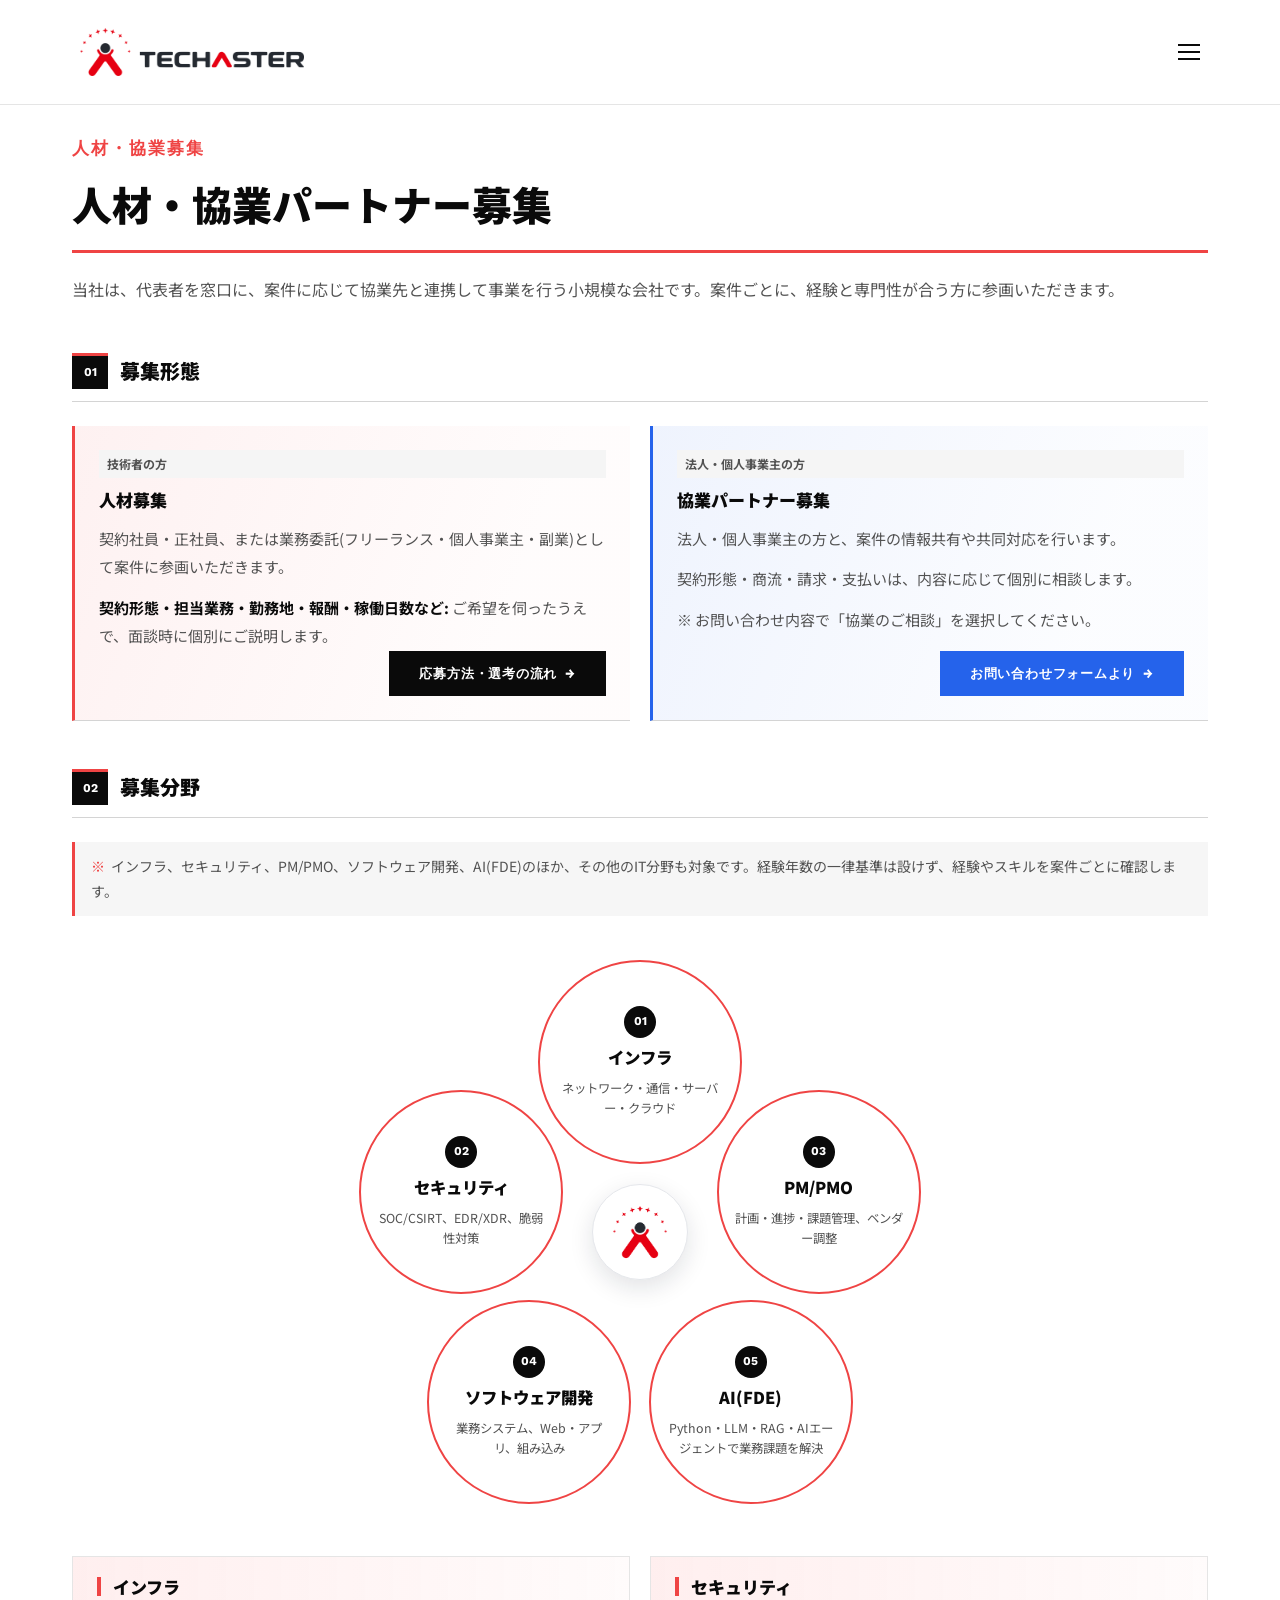
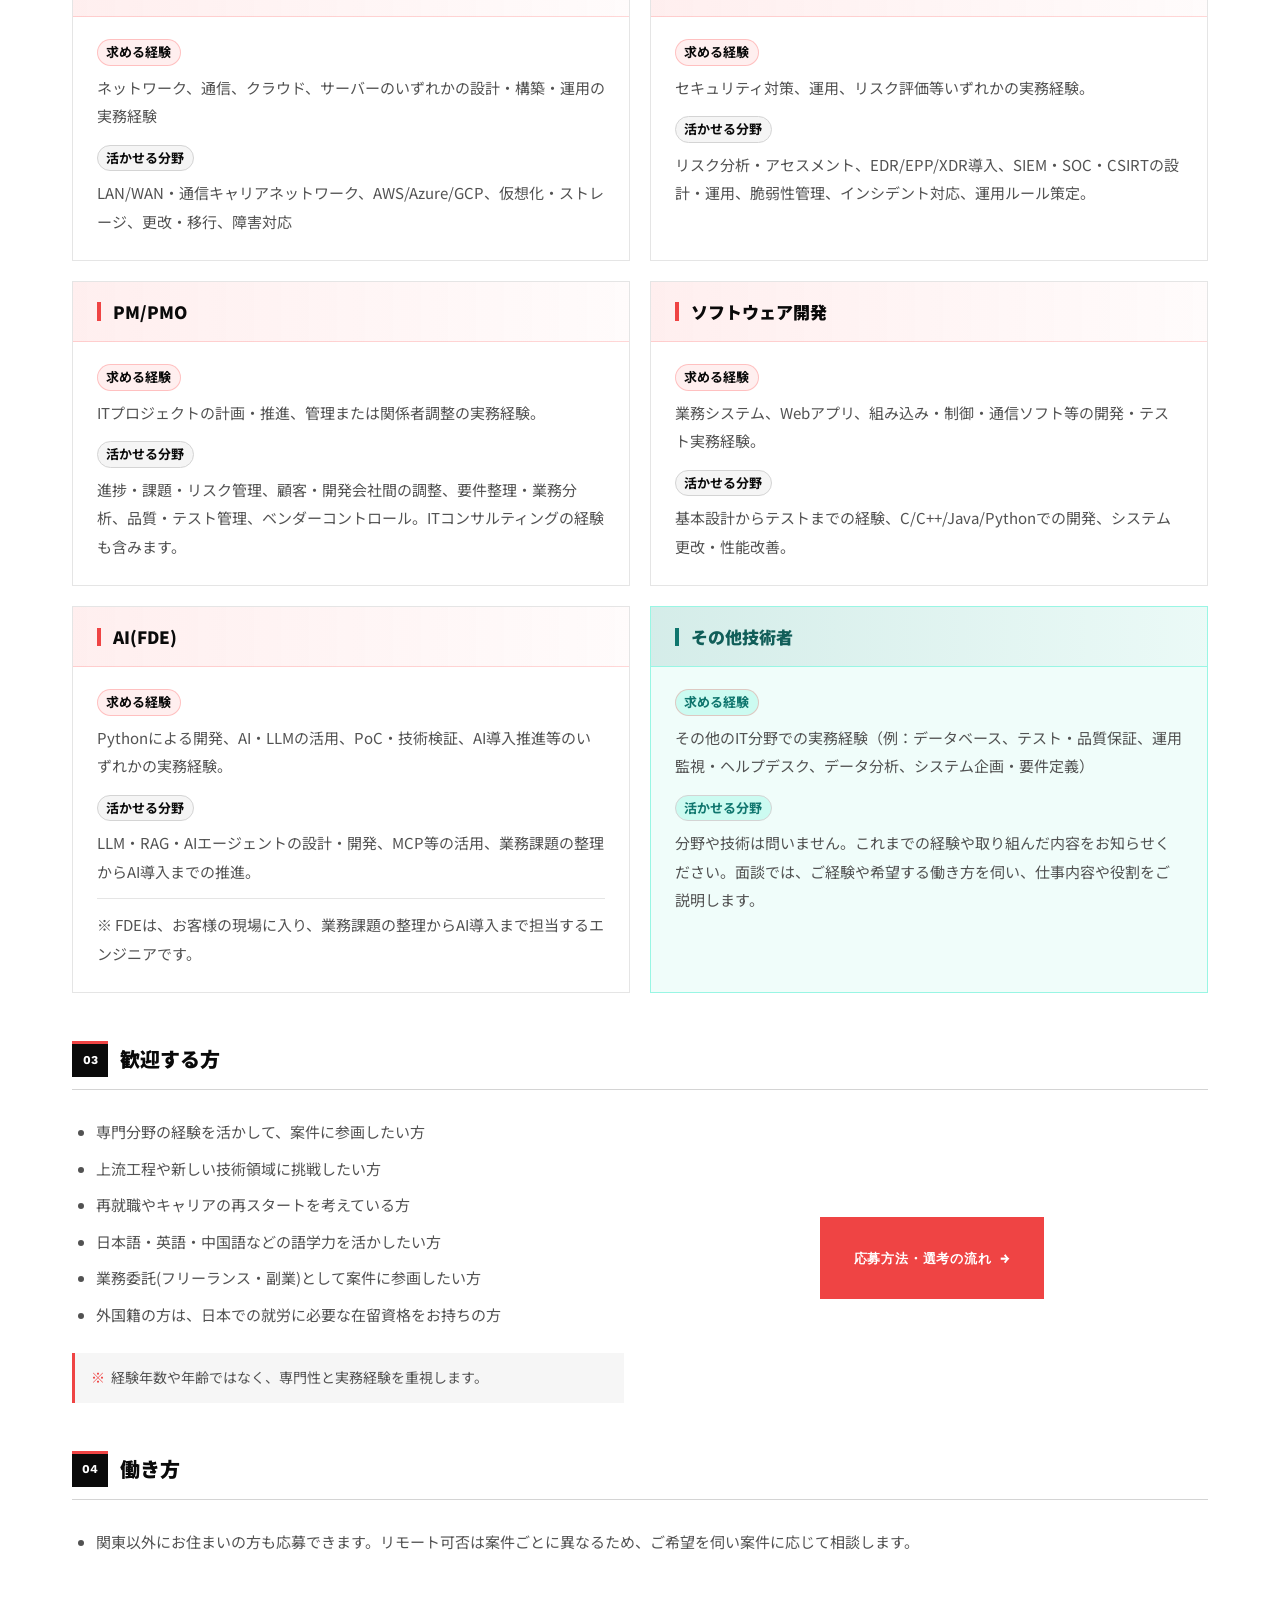
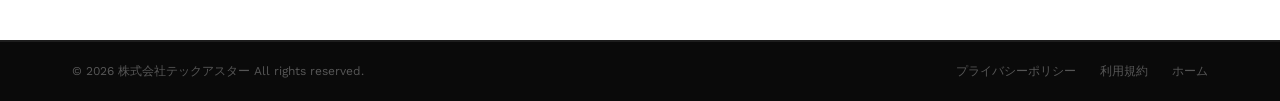
<file: recruitment/index.html>
<!DOCTYPE html>
<html lang="ja">

<head>
    <meta charset="utf-8">
    <meta name="viewport" content="width=device-width, initial-scale=1.0">
    <meta name="description" content="株式会社テックアスターの人材・協業パートナー募集。インフラ、セキュリティ、PM/PMO、ソフトウェア開発、AI(FDE)、その他のIT分野の募集をご案内します。">
    <meta property="og:title" content="人材・協業パートナー募集 | 株式会社テックアスター">
    <meta property="og:description" content="インフラ、セキュリティ、PM/PMO、ソフトウェア開発、AI(FDE)、その他のIT分野の募集や働き方をご案内します。">
    <meta property="og:type" content="website">
    <meta property="og:url" content="https://www.techaster.com/recruitment/">
    <title>人材・協業パートナー募集 | 株式会社テックアスター</title>
    <link rel="canonical" href="https://www.techaster.com/recruitment/">
    <link rel="preconnect" href="https://fonts.googleapis.com">
    <link rel="preconnect" href="https://fonts.gstatic.com" crossorigin>
    <link
        href="https://fonts.googleapis.com/css2?family=Archivo+Black&amp;family=Work+Sans:wght@400;500;600;700;800&amp;family=Noto+Sans+JP:wght@400;700;900&amp;family=Inter:wght@400;600;700&amp;display=swap"
        rel="stylesheet">
    <link rel="icon" type="image/png" href="../assets/icons/favicon.png">
    <link rel="apple-touch-icon" href="../assets/icons/favicon.png">
    <link rel="stylesheet" href="../style.css">
</head>

<body>
    <a class="skip-link" href="#main-content">本文へスキップ</a>
    <header class="header header--scrolled" id="header">
        <nav class="navbar container" role="navigation" aria-label="グローバルナビゲーション">
            <div class="navbar__logo">
                <a href="../index.html" class="logo-link" aria-label="株式会社テックアスター ホームへ">
                    <img class="logo-image logo-image--light"
                        src="../assets/icons/techaster_horizontal_for-light-bg_transparent.png" alt="テックアスター">
                </a>
            </div>
            <button class="navbar__toggle" id="navToggle" aria-controls="primaryNav" aria-expanded="false"
                aria-label="ナビゲーションを開く">
                <span class="hamburger" aria-hidden="true"></span>
            </button>
            <ul class="navbar__menu" id="primaryNav" role="list">
                <li><a href="../index.html#home">ホーム</a></li>
                <li class="navbar__dropdown">
                    <a class="navbar__dropdown-home" href="../index.html#services">サービス</a>
                    <button class="navbar__dropdown-toggle" type="button" aria-label="サービスメニューを開く" aria-expanded="false" aria-controls="serviceNavMenu"><span aria-hidden="true">⌄</span></button>
                    <ul class="navbar__submenu" id="serviceNavMenu" role="list">
                        <li><a href="../index.html#ses">ITプロジェクト支援</a></li>
                        <li><a href="../index.html#web">SW受託開発・共同研究</a></li>
                        <li class="navbar__submenu-parent">
                            <a href="../index.html#ai">AI活用支援</a>
                            <ul class="navbar__submenu-child" role="list">
                                <li><a href="../ai/index.html">- FDE支援</a></li>
                            </ul>
                        </li>
                    </ul>
                </li>
                <li class="navbar__dropdown">
                    <a class="navbar__dropdown-home" href="index.html">採用・協業</a>
                    <button class="navbar__dropdown-toggle" type="button" aria-label="採用・協業メニューを開く" aria-expanded="false" aria-controls="recruitNavMenu"><span aria-hidden="true">⌄</span></button>
                    <ul class="navbar__submenu" id="recruitNavMenu" role="list">
                        <li><a href="#recruitment-fields-title" aria-current="page">募集職種</a></li>
                        <li><a href="apply.html">応募・選考</a></li>
                    </ul>
                </li>
                <li><a href="../contact.html" class="nav-cta">お問い合わせ</a></li>
            </ul>
        </nav>
    </header>
    <main id="main-content" class="recruitment-page recruitment-page--with-nav">
        <div class="container">
            <header class="recruitment-page__header">
                <p class="section-overline">人材・協業募集</p>
                <h1 class="recruitment-page__title">人材・協業パートナー募集</h1>
                <p class="detail-lead">当社は、代表者を窓口に、案件に応じて協業先と連携して事業を行う小規模な会社です。案件ごとに、経験と専門性が合う方に参画いただきます。</p>
            </header>

            <section class="recruitment-page__section" aria-labelledby="recruitment-types-title">
                <h2 class="detail-subtitle" id="recruitment-types-title">募集形態</h2>
                <div class="recruitment-conditions">
                    <article class="recruitment-condition">
                        <span class="recruitment-condition__label">技術者の方</span>
                        <h3>人材募集</h3>
                        <p>契約社員・正社員、または業務委託(フリーランス・個人事業主・副業)として案件に参画いただきます。</p>
                        <p><strong>契約形態・担当業務・勤務地・報酬・稼働日数など:</strong> ご希望を伺ったうえで、面談時に個別にご説明します。</p>
                        <a href="apply.html" class="btn btn--dark">応募方法・選考の流れ <span aria-hidden="true">→</span></a>
                    </article>
                    <article class="recruitment-condition">
                        <span class="recruitment-condition__label">法人・個人事業主の方</span>
                        <h3>協業パートナー募集</h3>
                        <p>法人・個人事業主の方と、案件の情報共有や共同対応を行います。</p>
                        <p>契約形態・商流・請求・支払いは、内容に応じて個別に相談します。</p>
                        <p>※ お問い合わせ内容で「協業のご相談」を選択してください。</p>
                        <div class="recruitment-condition__actions">
                            <a href="../contact.html" class="btn btn--dark">お問い合わせフォームより <span
                                    aria-hidden="true">→</span></a>
                        </div>
                    </article>
                </div>
            </section>

            <section class="recruitment-page__section" aria-labelledby="recruitment-fields-title">
                <h2 class="detail-subtitle" id="recruitment-fields-title">募集分野</h2>
                <p class="detail-text recruitment-page__note">インフラ、セキュリティ、PM/PMO、ソフトウェア開発、AI(FDE)のほか、その他のIT分野も対象です。経験年数の一律基準は設けず、経験やスキルを案件ごとに確認します。</p>
                <div class="recruitment-orbit" role="group" aria-label="テックアスターを中心とした5つの募集分野">
                    <article class="recruitment-orbit__node recruitment-orbit__node--infra">
                        <span class="recruitment-orbit__number">01</span>
                        <h3>インフラ</h3>
                        <p>ネットワーク・通信・サーバー・クラウド</p>
                    </article>
                    <article class="recruitment-orbit__node recruitment-orbit__node--security">
                        <span class="recruitment-orbit__number">02</span>
                        <h3>セキュリティ</h3>
                        <p>SOC/CSIRT、EDR/XDR、脆弱性対策</p>
                    </article>
                    <article class="recruitment-orbit__node recruitment-orbit__node--pm">
                        <span class="recruitment-orbit__number">03</span>
                        <h3>PM/PMO</h3>
                        <p>計画・進捗・課題管理、ベンダー調整</p>
                    </article>
                    <article class="recruitment-orbit__node recruitment-orbit__node--software">
                        <span class="recruitment-orbit__number">04</span>
                        <h3>ソフトウェア開発</h3>
                        <p>業務システム、Web・アプリ、組み込み</p>
                    </article>
                    <article class="recruitment-orbit__node recruitment-orbit__node--ai">
                        <span class="recruitment-orbit__number">05</span>
                        <h3>AI(FDE)</h3>
                        <p>Python・LLM・RAG・AIエージェントで業務課題を解決</p>
                    </article>
                    <div class="recruitment-orbit__center" aria-hidden="true">
                        <img src="../assets/icons/favicon.png" alt="">
                    </div>
                </div>
                <div class="recruitment-fields">
                    <article class="recruitment-field">
                        <h3>インフラ</h3>
                        <p><strong
                                class="recruitment-experience-label recruitment-experience-label--required">求める経験</strong><span>ネットワーク、通信、クラウド、サーバーのいずれかの設計・構築・運用の実務経験</span>
                        </p>
                        <p><strong
                                class="recruitment-experience-label recruitment-experience-label--preferred">活かせる分野</strong><span>LAN/WAN・通信キャリアネットワーク、AWS/Azure/GCP、仮想化・ストレージ、更改・移行、障害対応</span>
                        </p>
                    </article>
                    <article class="recruitment-field">
                        <h3>セキュリティ</h3>
                        <p><strong
                                class="recruitment-experience-label recruitment-experience-label--required">求める経験</strong><span>セキュリティ対策、運用、リスク評価等いずれかの実務経験。</span>
                        </p>
                        <p><strong
                                class="recruitment-experience-label recruitment-experience-label--preferred">活かせる分野</strong><span>リスク分析・アセスメント、EDR/EPP/XDR導入、SIEM・SOC・CSIRTの設計・運用、脆弱性管理、インシデント対応、運用ルール策定。</span>
                        </p>
                    </article>
                    <article class="recruitment-field">
                        <h3>PM/PMO</h3>
                        <p><strong
                                class="recruitment-experience-label recruitment-experience-label--required">求める経験</strong><span>ITプロジェクトの計画・推進、管理または関係者調整の実務経験。</span>
                        </p>
                        <p><strong
                                class="recruitment-experience-label recruitment-experience-label--preferred">活かせる分野</strong><span>進捗・課題・リスク管理、顧客・開発会社間の調整、要件整理・業務分析、品質・テスト管理、ベンダーコントロール。ITコンサルティングの経験も含みます。</span>
                        </p>
                    </article>
                    <article class="recruitment-field">
                        <h3>ソフトウェア開発</h3>
                        <p><strong
                                class="recruitment-experience-label recruitment-experience-label--required">求める経験</strong><span>業務システム、Webアプリ、組み込み・制御・通信ソフト等の開発・テスト実務経験。</span>
                        </p>
                        <p><strong
                                class="recruitment-experience-label recruitment-experience-label--preferred">活かせる分野</strong><span>基本設計からテストまでの経験、C/C++/Java/Pythonでの開発、システム更改・性能改善。</span>
                        </p>
                    </article>
                    <article class="recruitment-field">
                        <h3>AI(FDE)</h3>
                        <p><strong
                                class="recruitment-experience-label recruitment-experience-label--required">求める経験</strong><span>Pythonによる開発、AI・LLMの活用、PoC・技術検証、AI導入推進等のいずれかの実務経験。</span>
                        </p>
                        <p><strong
                                class="recruitment-experience-label recruitment-experience-label--preferred">活かせる分野</strong><span>LLM・RAG・AIエージェントの設計・開発、MCP等の活用、業務課題の整理からAI導入までの推進。</span>
                        </p>
                        <p class="recruitment-field__definition">※ FDEは、お客様の現場に入り、業務課題の整理からAI導入まで担当するエンジニアです。</p>
                    </article>
                    <article class="recruitment-field recruitment-field--other">
                        <h3>その他技術者</h3>
                        <p><strong class="recruitment-experience-label recruitment-experience-label--required">求める経験</strong><span>その他のIT分野での実務経験（例：データベース、テスト・品質保証、運用監視・ヘルプデスク、データ分析、システム企画・要件定義）</span></p>
                        <p><strong class="recruitment-experience-label recruitment-experience-label--preferred">活かせる分野</strong><span>分野や技術は問いません。これまでの経験や取り組んだ内容をお知らせください。面談では、ご経験や希望する働き方を伺い、仕事内容や役割をご説明します。</span></p>
                    </article>
                </div>
            </section>

            <section class="recruitment-page__section" aria-labelledby="recruitment-welcome-title">
                <h2 class="detail-subtitle" id="recruitment-welcome-title">歓迎する方</h2>
                <div class="recruitment-welcome">
                    <div>
                        <ul class="recruitment-list">
                            <li>専門分野の経験を活かして、案件に参画したい方</li>
                            <li>上流工程や新しい技術領域に挑戦したい方</li>
                            <li>再就職やキャリアの再スタートを考えている方</li>
                            <li>日本語・英語・中国語などの語学力を活かしたい方</li>
                            <li>業務委託(フリーランス・副業)として案件に参画したい方</li>
                            <li>外国籍の方は、日本での就労に必要な在留資格をお持ちの方</li>
                        </ul>
                        <p class="detail-text recruitment-page__note">経験年数や年齢ではなく、専門性と実務経験を重視します。</p>
                    </div>
                    <div class="recruitment-welcome__action">
                        <a href="apply.html" class="btn btn--strike recruitment-welcome__button">応募方法・選考の流れ <span aria-hidden="true">→</span></a>
                    </div>
                </div>
            </section>

            <section class="recruitment-page__section" aria-labelledby="recruitment-workstyle-title">
                <h2 class="detail-subtitle" id="recruitment-workstyle-title">働き方</h2>
                <ul class="recruitment-list">
                    <li>関東以外にお住まいの方も応募できます。リモート可否は案件ごとに異なるため、ご希望を伺い案件に応じて相談します。</li>
                </ul>
            </section>

        </div>
    </main>

    <footer class="footer">
        <div class="footer__bottom">
            <div class="container footer__bottom-inner">
                <p class="footer__copyright">© 2026 株式会社テックアスター All rights reserved.</p>
                <div class="footer__legal">
                    <a href="../privacy.html">プライバシーポリシー</a>
                    <a href="../terms.html">利用規約</a>
                    <a href="../index.html">ホーム</a>
                </div>
            </div>
        </div>
    </footer>
    <script src="../script.js"></script>
</body>

</html>
</file>
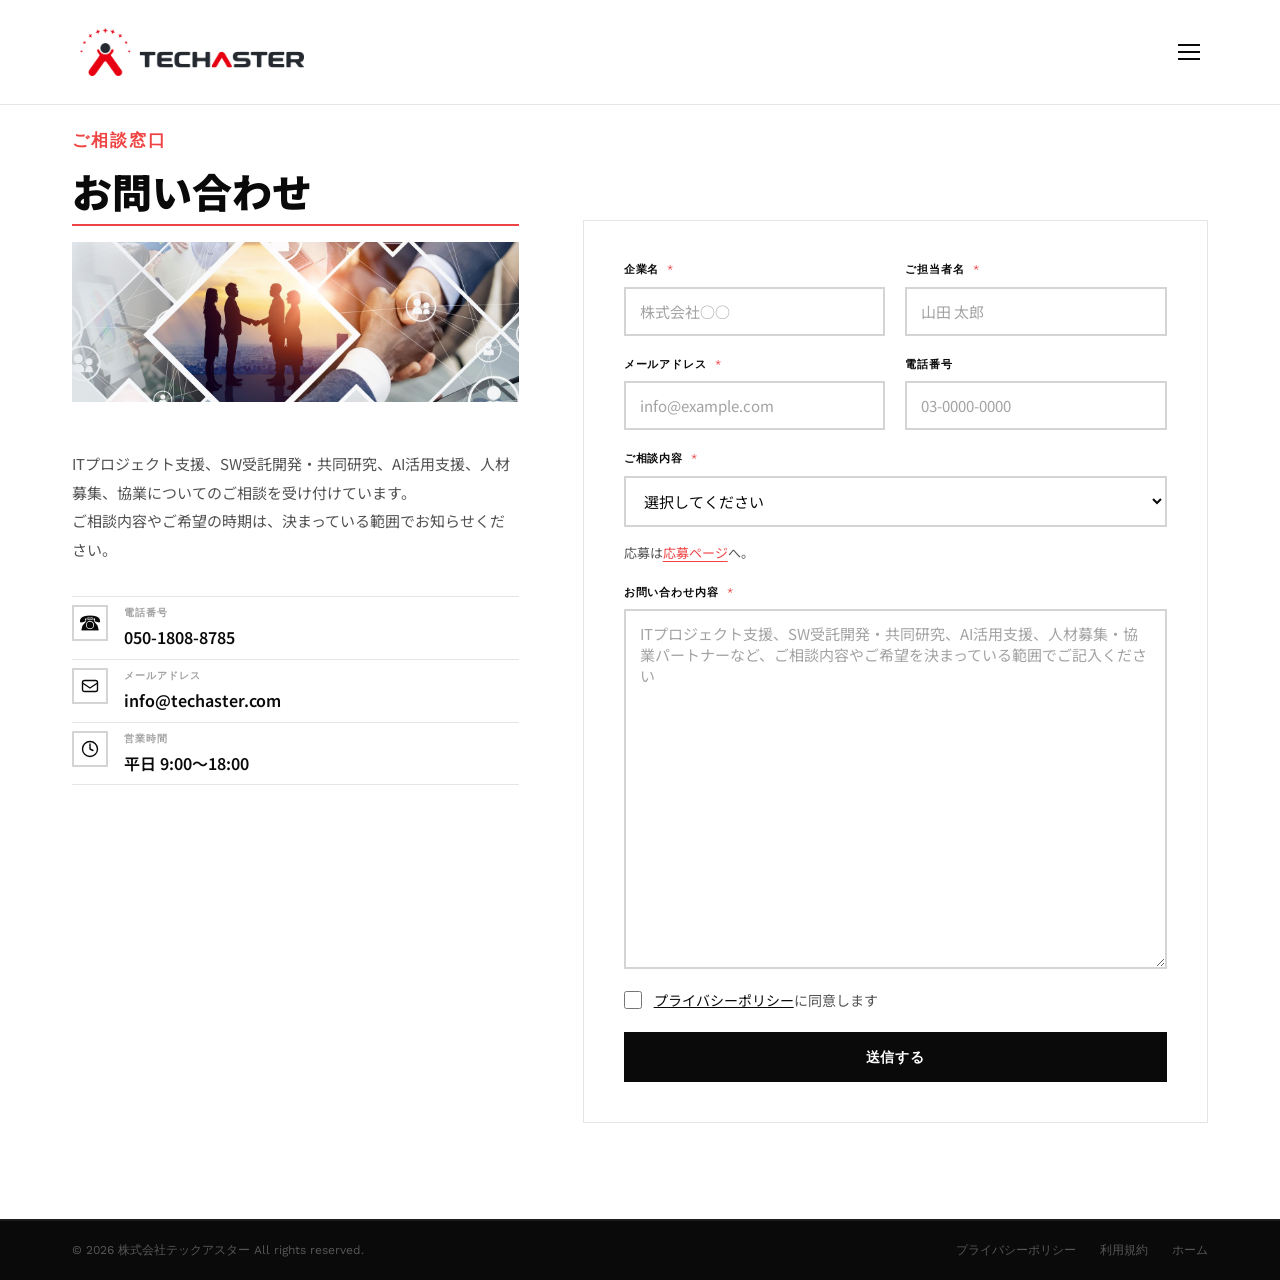
<file: contact.html>
<!DOCTYPE html>
<html lang="ja">
<head>
    <meta charset="utf-8">
    <meta name="viewport" content="width=device-width, initial-scale=1.0">
    <meta name="description" content="株式会社テックアスターへのお問い合わせ。ITプロジェクト支援、ソフトウェア開発、AI活用、人材・協業に関するご相談を受け付けています。">
    <title>お問い合わせ | 株式会社テックアスター</title>
    <link rel="canonical" href="https://www.techaster.com/contact.html">
    <link rel="preconnect" href="https://fonts.googleapis.com">
    <link rel="preconnect" href="https://fonts.gstatic.com" crossorigin>
    <link href="https://fonts.googleapis.com/css2?family=Archivo+Black&amp;family=Work+Sans:wght@400;500;600;700;800&amp;family=Noto+Sans+JP:wght@400;700;900&amp;family=Inter:wght@400;600;700&amp;display=swap" rel="stylesheet">
    <link rel="icon" type="image/png" href="assets/icons/favicon.png">
    <link rel="apple-touch-icon" href="assets/icons/favicon.png">
    <link rel="stylesheet" href="style.css">
</head>
<body>
    <a class="skip-link" href="#main-content">本文へスキップ</a>
    <header class="header header--scrolled" id="header">
        <nav class="navbar container" role="navigation" aria-label="グローバルナビゲーション">
            <div class="navbar__logo">
                <a href="index.html" class="logo-link" aria-label="株式会社テックアスター トップへ">
                    <img class="logo-image logo-image--light" src="assets/icons/techaster_horizontal_for-light-bg_transparent.png" alt="テックアスター">
                </a>
            </div>
            <button class="navbar__toggle" id="navToggle" aria-controls="primaryNav" aria-expanded="false" aria-label="ナビゲーションを開く">
                <span class="hamburger" aria-hidden="true"></span>
            </button>
            <ul class="navbar__menu" id="primaryNav" role="list">
                <li><a href="index.html#home">ホーム</a></li>
                <li class="navbar__dropdown">
                    <a class="navbar__dropdown-home" href="index.html#services">サービス</a>
                    <button class="navbar__dropdown-toggle" type="button" aria-label="サービスメニューを開く" aria-expanded="false" aria-controls="serviceNavMenu"><span aria-hidden="true">⌄</span></button>
                    <ul class="navbar__submenu" id="serviceNavMenu" role="list">
                        <li><a href="index.html#ses">ITプロジェクト支援</a></li>
                        <li><a href="index.html#web">SW受託開発・共同研究</a></li>
                        <li class="navbar__submenu-parent">
                            <a href="index.html#ai">AI活用支援</a>
                            <ul class="navbar__submenu-child" role="list">
                                <li><a href="ai/index.html">- FDE支援</a></li>
                            </ul>
                        </li>
                    </ul>
                </li>
                <li class="navbar__dropdown">
                    <a class="navbar__dropdown-home" href="recruitment/index.html">採用・協業</a>
                    <button class="navbar__dropdown-toggle" type="button" aria-label="採用・協業メニューを開く" aria-expanded="false" aria-controls="recruitNavMenu"><span aria-hidden="true">⌄</span></button>
                    <ul class="navbar__submenu" id="recruitNavMenu" role="list">
                        <li><a href="recruitment/index.html#recruitment-fields-title">募集職種</a></li>
                        <li><a href="recruitment/apply.html">応募・選考</a></li>
                    </ul>
                </li>
                <li><a href="#contact" class="nav-cta">お問い合わせ</a></li>
            </ul>
        </nav>
    </header>

    <main id="main-content" class="contact-page">
        <section id="contact" class="contact-section" aria-labelledby="contactTitle">
            <div class="container">
                <div class="contact-grid">
                    <div class="contact-info fade-in">
                        <div class="section-header">
                            <span class="section-overline">ご相談窓口</span>
                            <h1 class="section-title" id="contactTitle">お問い合わせ</h1>
                            <img class="contact-info__image" src="assets/icons/Img-hp2.jpg" alt="" aria-hidden="true">
                        </div>
                        <p class="contact-info__lead">ITプロジェクト支援、SW受託開発・共同研究、AI活用支援、人材募集、協業についてのご相談を受け付けています。<br>ご相談内容やご希望の時期は、決まっている範囲でお知らせください。</p>
                        <div class="contact-info__items">
                            <div class="contact-info-item">
                                <div class="contact-info-item__icon" aria-hidden="true">
                                    <span class="contact-info-item__phone-icon">&#9742;</span>
                                </div>
                                <div>
                                    <p class="contact-info-item__label">電話番号</p>
                                    <a href="tel:050-1808-8785" class="contact-info-item__value">050-1808-8785</a>
                                </div>
                            </div>
                            <div class="contact-info-item">
                                <div class="contact-info-item__icon" aria-hidden="true">
                                    <svg width="18" height="18" viewBox="0 0 18 18" fill="none">
                                        <rect x="1.5" y="3.5" width="15" height="11" rx="2" stroke="currentColor" stroke-width="1.4" />
                                        <path d="M1.5 6l7.5 5 7.5-5" stroke="currentColor" stroke-width="1.4" />
                                    </svg>
                                </div>
                                <div>
                                    <p class="contact-info-item__label">メールアドレス</p>
                                    <a href="mailto:info@techaster.com" class="contact-info-item__value">info@techaster.com</a>
                                </div>
                            </div>
                            <div class="contact-info-item">
                                <div class="contact-info-item__icon" aria-hidden="true">
                                    <svg width="18" height="18" viewBox="0 0 18 18" fill="none">
                                        <circle cx="9" cy="9" r="7.5" stroke="currentColor" stroke-width="1.4" />
                                        <path d="M9 4v5l3 1.5" stroke="currentColor" stroke-width="1.4" stroke-linecap="round" stroke-linejoin="round" />
                                    </svg>
                                </div>
                                <div>
                                    <p class="contact-info-item__label">営業時間</p>
                                    <p class="contact-info-item__value">平日 9:00〜18:00</p>
                                </div>
                            </div>
                        </div>
                    </div>

                    <div class="contact-form-wrap fade-in" style="--delay:0.2s">
                        <form id="contactForm" class="contact-form" novalidate action="https://formspree.io/f/xojrprek" method="POST">
                            <div class="form-row">
                                <div class="form-group">
                                    <label for="company-name" class="form-label">企業名 <span class="form-required" aria-label="必須">*</span></label>
                                    <input type="text" id="company-name" name="company_name" class="form-input" required aria-required="true" placeholder="株式会社○○">
                                </div>
                                <div class="form-group">
                                    <label for="contact-name" class="form-label">ご担当者名 <span class="form-required" aria-label="必須">*</span></label>
                                    <input type="text" id="contact-name" name="contact_name" class="form-input" required aria-required="true" placeholder="山田 太郎">
                                </div>
                            </div>

                            <div class="form-row">
                                <div class="form-group">
                                    <label for="email" class="form-label">メールアドレス <span class="form-required" aria-label="必須">*</span></label>
                                    <input type="email" id="email" name="email" class="form-input" required aria-required="true" placeholder="info@example.com">
                                </div>
                                <div class="form-group">
                                    <label for="phone" class="form-label">電話番号</label>
                                    <input type="tel" id="phone" name="phone" class="form-input" placeholder="03-0000-0000">
                                </div>
                            </div>

                            <div class="form-group">
                                <label for="service-type" class="form-label">ご相談内容 <span class="form-required" aria-label="必須">*</span></label>
                                <select id="service-type" name="service_type" class="form-select" required aria-required="true">
                                    <option value="">選択してください</option>
                                    <option value="infra">ITプロジェクト支援</option>
                                    <option value="sw">ソフトウェア開発・試験</option>
                                    <option value="web">SW受託開発・共同研究</option>
                                    <option value="ai">AI活用支援</option>
                                    <option value="recruit">採用・ご経歴のご相談</option>
                                    <option value="partner">協業のご相談</option>
                                    <option value="other">その他</option>
                                </select>
                                <p class="form-hint">応募は<a href="recruitment/apply.html">応募ページ</a>へ。</p>
                            </div>

                            <div class="form-group">
                                <label for="message" class="form-label">お問い合わせ内容 <span class="form-required" aria-label="必須">*</span></label>
                                <textarea id="message" name="message" class="form-textarea" rows="5" required aria-required="true" placeholder="ITプロジェクト支援、SW受託開発・共同研究、AI活用支援、人材募集・協業パートナーなど、ご相談内容やご希望を決まっている範囲でご記入ください"></textarea>
                            </div>

                            <div class="form-group form-group--checkbox">
                                <input type="checkbox" id="privacy-agree" name="privacy_agree" required aria-required="true">
                                <label for="privacy-agree" class="form-label-checkbox">
                                    <a href="privacy.html" class="link" target="_blank" rel="noopener">プライバシーポリシー</a>に同意します
                                </label>
                            </div>

                            <input type="text" name="_gotcha" style="display:none" tabindex="-1" autocomplete="off" aria-hidden="true">
                            <button type="submit" class="btn btn--dark btn--full">送信する</button>
                        </form>
                        <div id="form-message" class="form-message" role="alert" aria-live="polite" hidden></div>
                    </div>
                </div>
            </div>
        </section>
    </main>

    <footer class="footer">
        <div class="footer__bottom">
            <div class="container footer__bottom-inner">
                <p class="footer__copyright">© 2026 株式会社テックアスター All rights reserved.</p>
                <div class="footer__legal">
                    <a href="privacy.html">プライバシーポリシー</a>
                    <a href="terms.html">利用規約</a>
                    <a href="index.html">ホーム</a>
                </div>
            </div>
        </div>
    </footer>
    <script src="script.js"></script>
</body>
</html>
</file>
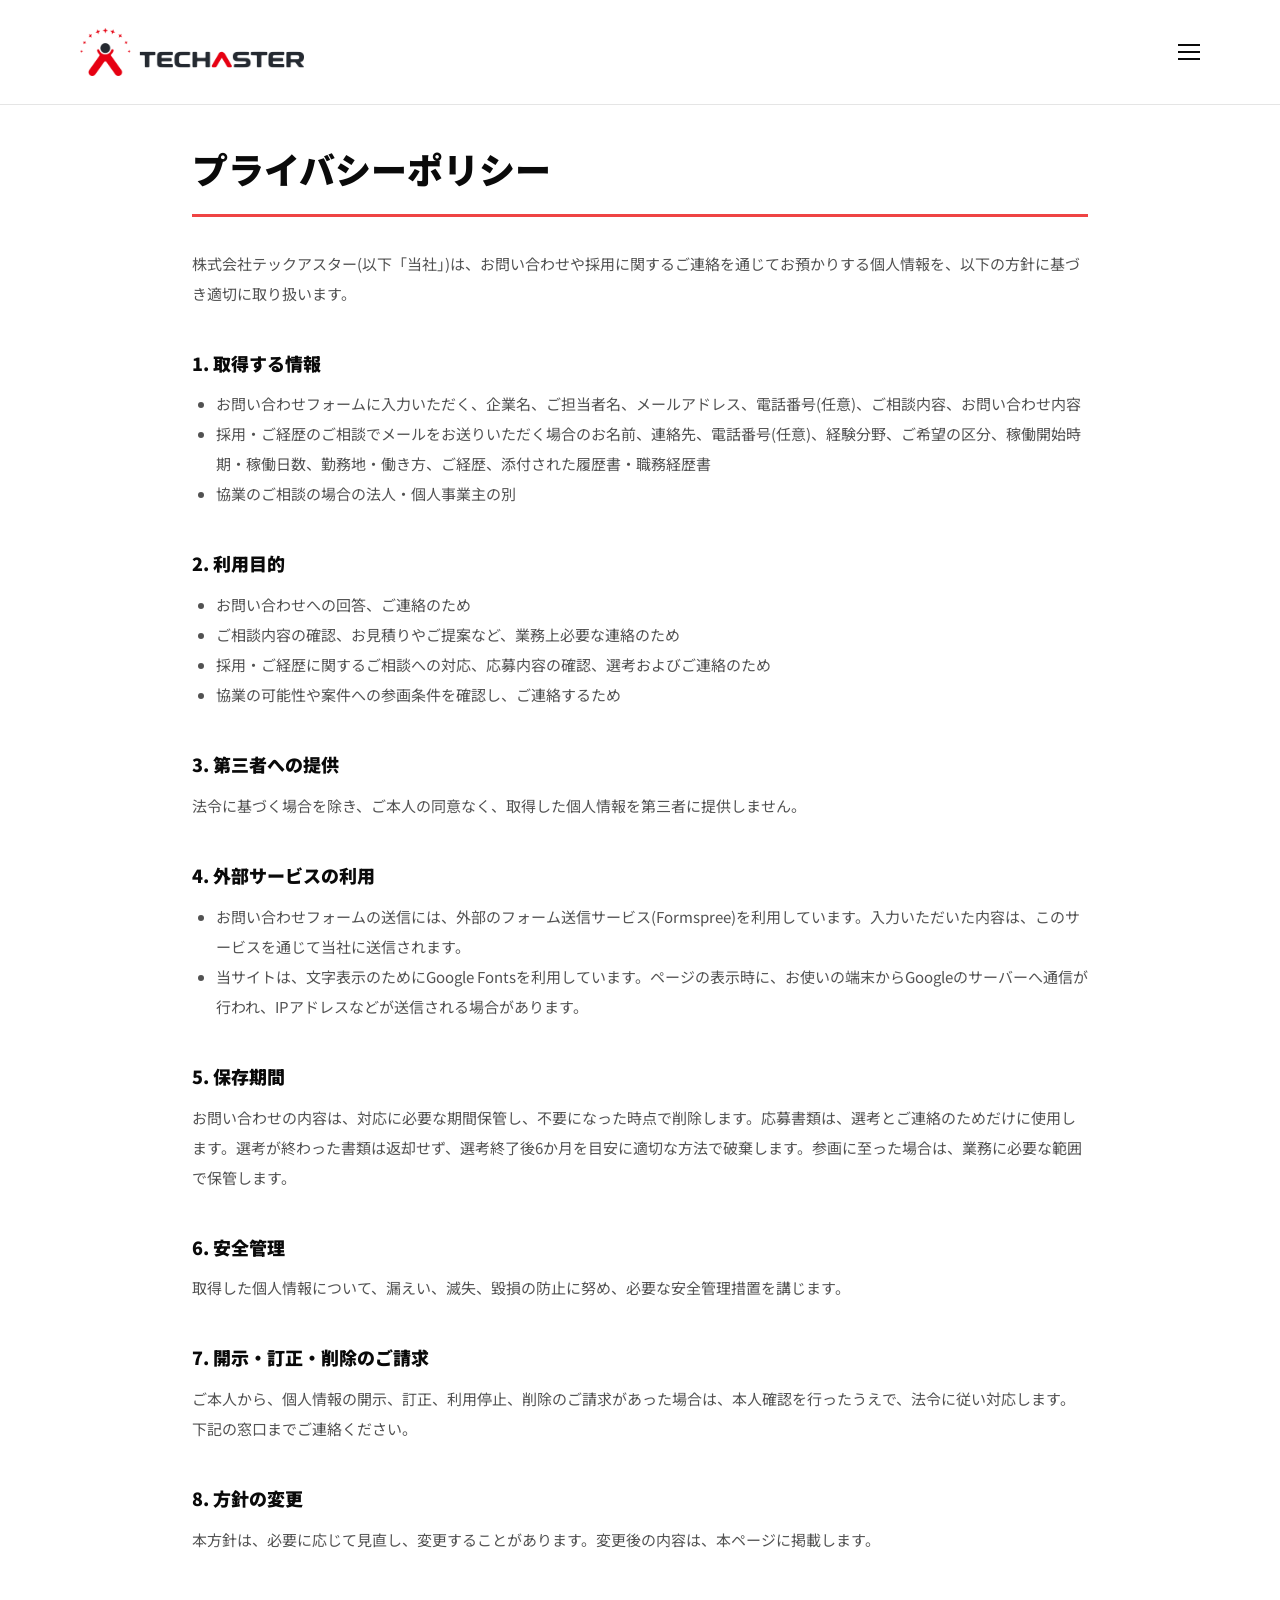
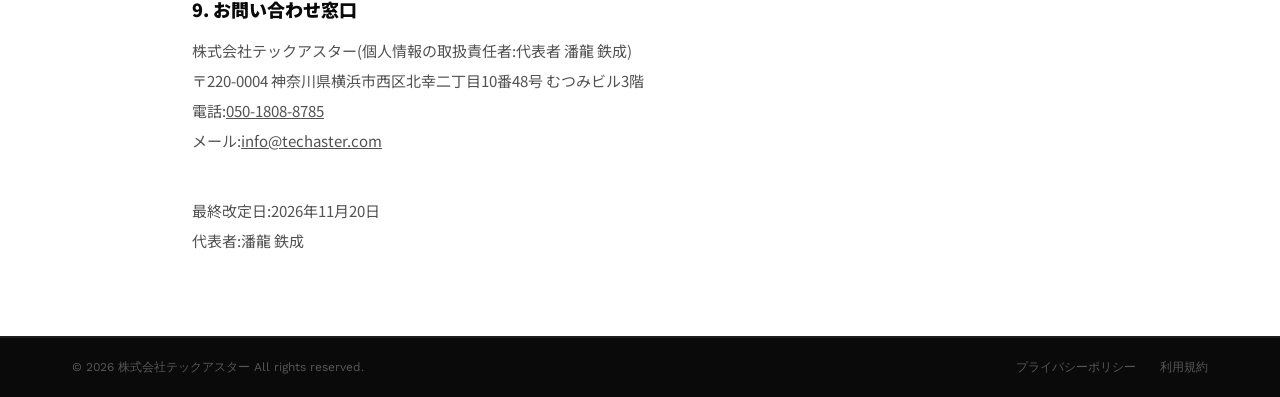
<file: privacy.html>
<!DOCTYPE html>
<html lang="ja">

<head>
    <meta charset="utf-8">
    <meta name="viewport" content="width=device-width, initial-scale=1.0">
    <meta name="description" content="株式会社テックアスターのプライバシーポリシーです。">
    <title>プライバシーポリシー | 株式会社テックアスター</title>
    <link rel="preconnect" href="https://fonts.googleapis.com">
    <link rel="preconnect" href="https://fonts.gstatic.com" crossorigin>
    <link href="https://fonts.googleapis.com/css2?family=Archivo+Black&family=Work+Sans:wght@400;500;600;700;800&family=Noto+Sans+JP:wght@400;700;900&family=Inter:wght@400;600;700&display=swap" rel="stylesheet">
    <link rel="icon" type="image/png" href="assets/icons/favicon.png">
    <link rel="apple-touch-icon" href="assets/icons/favicon.png">
    <link rel="stylesheet" href="style.css">
</head>

<body>
    <header class="header header--scrolled" id="header">
        <nav class="navbar container" role="navigation" aria-label="グローバルナビゲーション">
            <div class="navbar__logo">
                <a href="index.html" class="logo-link" aria-label="株式会社テックアスター トップへ">
                    <img class="logo-image logo-image--light" src="assets/icons/techaster_horizontal_for-light-bg_transparent.png" alt="TECHASTER">
                </a>
            </div>
            <button class="navbar__toggle" id="navToggle" aria-controls="primaryNav" aria-expanded="false" aria-label="ナビゲーションを開く">
                <span class="hamburger" aria-hidden="true"></span>
            </button>
            <ul class="navbar__menu" id="primaryNav" role="list">
                <li><a href="index.html#home">ホーム</a></li>
                <li class="navbar__dropdown">
                    <a class="navbar__dropdown-home" href="index.html#services">サービス</a>
                    <button class="navbar__dropdown-toggle" type="button" aria-label="サービスメニューを開く" aria-expanded="false" aria-controls="serviceNavMenu"><span aria-hidden="true">⌄</span></button>
                    <ul class="navbar__submenu" id="serviceNavMenu" role="list">
                        <li><a href="index.html#ses">ITプロジェクト支援</a></li>
                        <li><a href="index.html#web">SW受託開発・共同研究</a></li>
                        <li class="navbar__submenu-parent">
                            <a href="index.html#ai">AI活用支援</a>
                            <ul class="navbar__submenu-child" role="list">
                                <li><a href="ai/index.html">- FDE支援</a></li>
                            </ul>
                        </li>
                    </ul>
                </li>
                <li class="navbar__dropdown">
                    <a class="navbar__dropdown-home" href="recruitment/index.html">採用・協業</a>
                    <button class="navbar__dropdown-toggle" type="button" aria-label="採用・協業メニューを開く" aria-expanded="false" aria-controls="recruitNavMenu"><span aria-hidden="true">⌄</span></button>
                    <ul class="navbar__submenu" id="recruitNavMenu" role="list">
                        <li><a href="recruitment/index.html#recruitment-fields-title">募集職種</a></li>
                        <li><a href="recruitment/apply.html">応募・選考</a></li>
                    </ul>
                </li>
                <li><a href="contact.html" class="nav-cta">お問い合わせ</a></li>
            </ul>
        </nav>
    </header>

    <main id="main-content" class="legal-page">
        <div class="container legal-page__inner">
            <h1 class="legal-page__title">プライバシーポリシー</h1>
            <p class="legal-page__lead">株式会社テックアスター(以下「当社」)は、お問い合わせや採用に関するご連絡を通じてお預かりする個人情報を、以下の方針に基づき適切に取り扱います。</p>

            <h2>1. 取得する情報</h2>
            <ul>
                <li>お問い合わせフォームに入力いただく、企業名、ご担当者名、メールアドレス、電話番号(任意)、ご相談内容、お問い合わせ内容</li>
                <li>採用・ご経歴のご相談でメールをお送りいただく場合のお名前、連絡先、電話番号(任意)、経験分野、ご希望の区分、稼働開始時期・稼働日数、勤務地・働き方、ご経歴、添付された履歴書・職務経歴書</li>
                <li>協業のご相談の場合の法人・個人事業主の別</li>
            </ul>

            <h2>2. 利用目的</h2>
            <ul>
                <li>お問い合わせへの回答、ご連絡のため</li>
                <li>ご相談内容の確認、お見積りやご提案など、業務上必要な連絡のため</li>
                <li>採用・ご経歴に関するご相談への対応、応募内容の確認、選考およびご連絡のため</li>
                <li>協業の可能性や案件への参画条件を確認し、ご連絡するため</li>
            </ul>

            <h2>3. 第三者への提供</h2>
            <p>法令に基づく場合を除き、ご本人の同意なく、取得した個人情報を第三者に提供しません。</p>

            <h2>4. 外部サービスの利用</h2>
            <ul>
                <li>お問い合わせフォームの送信には、外部のフォーム送信サービス(Formspree)を利用しています。入力いただいた内容は、このサービスを通じて当社に送信されます。</li>
                <li>当サイトは、文字表示のためにGoogle Fontsを利用しています。ページの表示時に、お使いの端末からGoogleのサーバーへ通信が行われ、IPアドレスなどが送信される場合があります。</li>
            </ul>

            <h2>5. 保存期間</h2>
            <p>お問い合わせの内容は、対応に必要な期間保管し、不要になった時点で削除します。応募書類は、選考とご連絡のためだけに使用します。選考が終わった書類は返却せず、選考終了後6か月を目安に適切な方法で破棄します。参画に至った場合は、業務に必要な範囲で保管します。</p>

            <h2>6. 安全管理</h2>
            <p>取得した個人情報について、漏えい、滅失、毀損の防止に努め、必要な安全管理措置を講じます。</p>

            <h2>7. 開示・訂正・削除のご請求</h2>
            <p>ご本人から、個人情報の開示、訂正、利用停止、削除のご請求があった場合は、本人確認を行ったうえで、法令に従い対応します。下記の窓口までご連絡ください。</p>

            <h2>8. 方針の変更</h2>
            <p>本方針は、必要に応じて見直し、変更することがあります。変更後の内容は、本ページに掲載します。</p>

            <h2>9. お問い合わせ窓口</h2>
            <p>株式会社テックアスター(個人情報の取扱責任者:代表者 潘龍 鉄成)<br>〒220-0004 神奈川県横浜市西区北幸二丁目10番48号 むつみビル3階<br>電話:<a href="tel:050-1808-8785">050-1808-8785</a><br>メール:<a href="mailto:info@techaster.com">info@techaster.com</a></p>

            <p class="legal-page__date">最終改定日:2026年11月20日</p>
            <p>代表者:潘龍 鉄成</p>
        </div>
    </main>

    <footer class="footer">
        <div class="footer__bottom">
            <div class="container footer__bottom-inner">
                <p class="footer__copyright">© 2026 株式会社テックアスター All rights reserved.</p>
                <div class="footer__legal">
                    <a href="privacy.html">プライバシーポリシー</a>
                    <a href="terms.html">利用規約</a>
                </div>
            </div>
        </div>
    </footer>
    <script src="script.js"></script>
</body>

</html>
</file>
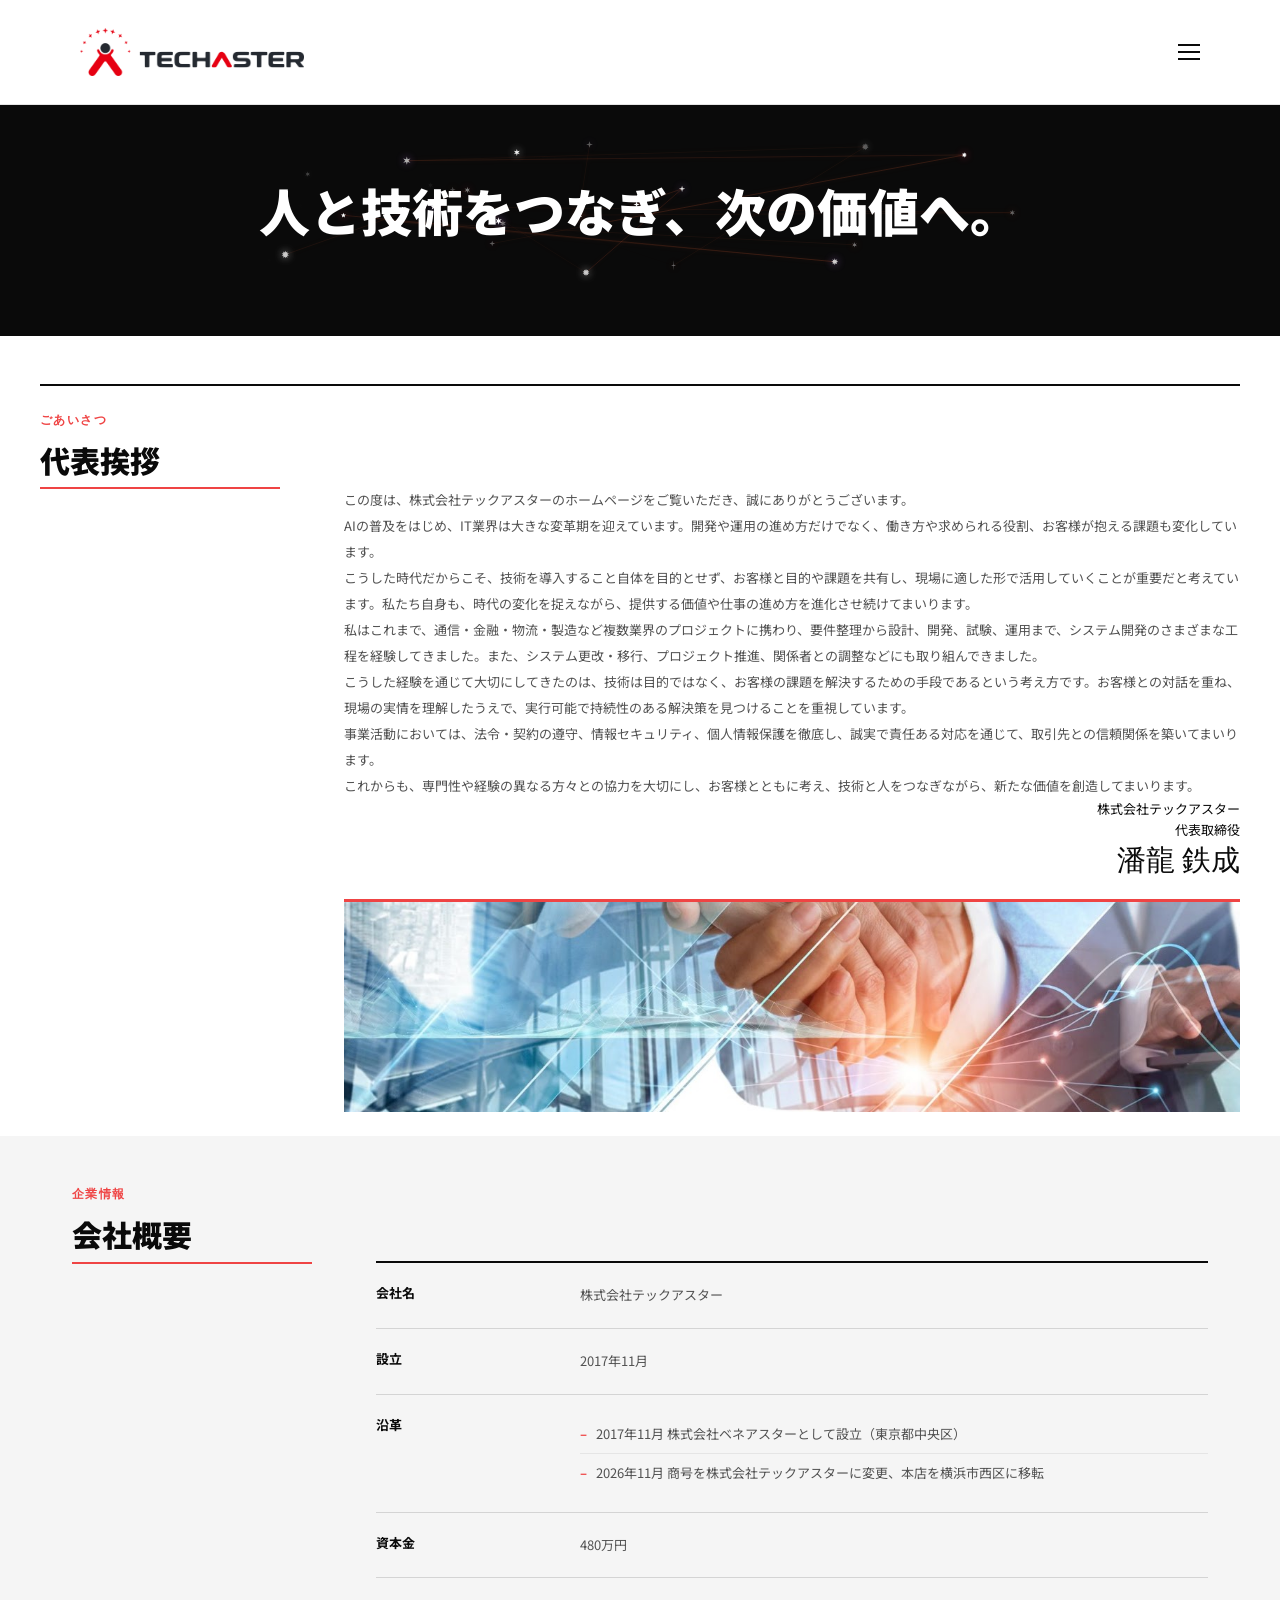
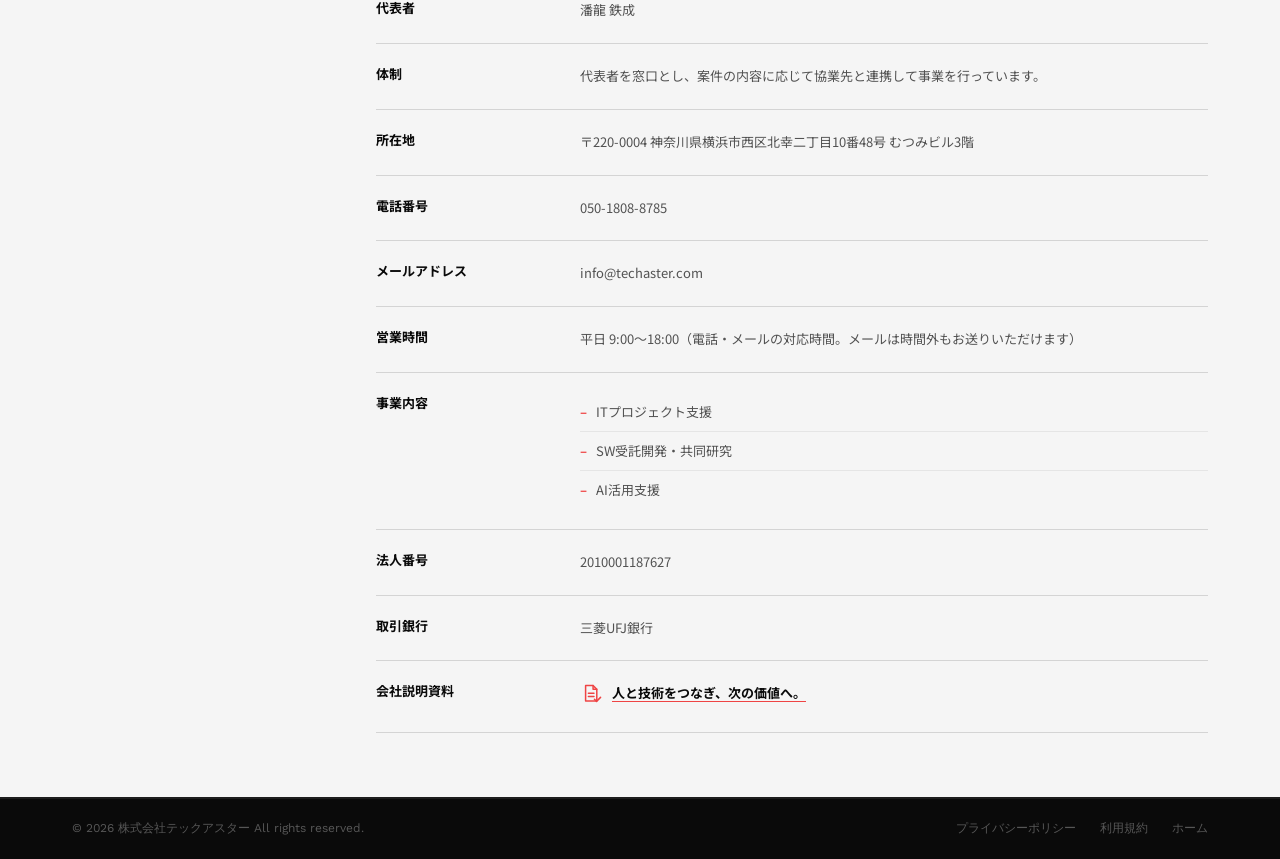
<file: representative.html>
<!DOCTYPE html>
<html lang="ja">
<head>
    <meta charset="utf-8">
    <meta name="viewport" content="width=device-width, initial-scale=1.0">
    <meta name="description" content="株式会社テックアスター代表の挨拶、会社の事業領域と企業理念をご紹介します。">
    <title>会社紹介 | 株式会社テックアスター</title>
    <link rel="preconnect" href="https://fonts.googleapis.com">
    <link rel="preconnect" href="https://fonts.gstatic.com" crossorigin>
    <link href="https://fonts.googleapis.com/css2?family=Archivo+Black&amp;family=Work+Sans:wght@400;500;600;700;800&amp;family=Noto+Sans+JP:wght@400;700;900&amp;family=Inter:wght@400;600;700&amp;display=swap" rel="stylesheet">
    <link rel="icon" type="image/png" href="assets/icons/favicon.png">
    <link rel="apple-touch-icon" href="assets/icons/favicon.png">
    <link rel="stylesheet" href="style.css">
</head>
<body>
    <a class="skip-link" href="#main-content">本文へスキップ</a>
    <header class="header header--scrolled" id="header">
        <nav class="navbar container" role="navigation" aria-label="グローバルナビゲーション">
            <div class="navbar__logo">
                <a href="index.html" class="logo-link" aria-label="株式会社テックアスター トップへ">
                    <img class="logo-image logo-image--light" src="assets/icons/techaster_horizontal_for-light-bg_transparent.png" alt="テックアスター">
                </a>
            </div>
            <button class="navbar__toggle" id="navToggle" aria-controls="primaryNav" aria-expanded="false" aria-label="ナビゲーションを開く">
                <span class="hamburger" aria-hidden="true"></span>
            </button>
            <ul class="navbar__menu" id="primaryNav" role="list">
                <li><a href="index.html#home">ホーム</a></li>
                <li class="navbar__dropdown">
                    <a class="navbar__dropdown-home" href="index.html#services">サービス</a>
                    <button class="navbar__dropdown-toggle" type="button" aria-label="サービスメニューを開く" aria-expanded="false" aria-controls="serviceNavMenu"><span aria-hidden="true">⌄</span></button>
                    <ul class="navbar__submenu" id="serviceNavMenu" role="list">
                        <li><a href="index.html#ses">ITプロジェクト支援</a></li>
                        <li><a href="index.html#web">SW受託開発・共同研究</a></li>
                        <li class="navbar__submenu-parent">
                            <a href="index.html#ai">AI活用支援</a>
                            <ul class="navbar__submenu-child" role="list">
                                <li><a href="ai/index.html">- FDE支援</a></li>
                            </ul>
                        </li>
                    </ul>
                </li>
                <li class="navbar__dropdown">
                    <a class="navbar__dropdown-home" href="recruitment/index.html">採用・協業</a>
                    <button class="navbar__dropdown-toggle" type="button" aria-label="採用・協業メニューを開く" aria-expanded="false" aria-controls="recruitNavMenu"><span aria-hidden="true">⌄</span></button>
                    <ul class="navbar__submenu" id="recruitNavMenu" role="list">
                        <li><a href="recruitment/index.html#recruitment-fields-title">募集職種</a></li>
                        <li><a href="recruitment/apply.html">応募・選考</a></li>
                    </ul>
                </li>
                <li><a href="contact.html" class="nav-cta">お問い合わせ</a></li>
            </ul>
        </nav>
    </header>

    <main id="main-content">
        <section class="representative-intro" aria-labelledby="representativeTitle">
            <div class="container">
                <svg class="representative-intro__network" viewBox="0 0 820 160" aria-hidden="true" focusable="false">
                    <g class="representative-intro__connections"></g>
                    <g class="representative-intro__stars"></g>
                </svg>
                <h1 class="representative-intro__title" id="representativeTitle">人と技術をつなぎ、次の価値へ。</h1>
            </div>
        </section>

        <section class="representative-greeting-section" aria-labelledby="greetingTitle">
            <div class="container representative-greeting">
                <div class="representative-greeting__lead">
                    <span class="section-overline">ごあいさつ</span>
                    <h2 class="section-title" id="greetingTitle">代表挨拶</h2>
                </div>
                <div class="representative-greeting__copy">
                    <p>この度は、株式会社テックアスターのホームページをご覧いただき、誠にありがとうございます。</p>
                    <p>AIの普及をはじめ、IT業界は大きな変革期を迎えています。開発や運用の進め方だけでなく、働き方や求められる役割、お客様が抱える課題も変化しています。</p>
                    <p>こうした時代だからこそ、技術を導入すること自体を目的とせず、お客様と目的や課題を共有し、現場に適した形で活用していくことが重要だと考えています。私たち自身も、時代の変化を捉えながら、提供する価値や仕事の進め方を進化させ続けてまいります。</p>
                    <p>私はこれまで、通信・金融・物流・製造など複数業界のプロジェクトに携わり、要件整理から設計、開発、試験、運用まで、システム開発のさまざまな工程を経験してきました。また、システム更改・移行、プロジェクト推進、関係者との調整などにも取り組んできました。</p>
                    <p>こうした経験を通じて大切にしてきたのは、技術は目的ではなく、お客様の課題を解決するための手段であるという考え方です。お客様との対話を重ね、現場の実情を理解したうえで、実行可能で持続性のある解決策を見つけることを重視しています。</p>
                    <p>事業活動においては、法令・契約の遵守、情報セキュリティ、個人情報保護を徹底し、誠実で責任ある対応を通じて、取引先との信頼関係を築いてまいります。</p>
                    <p>これからも、専門性や経験の異なる方々との協力を大切にし、お客様とともに考え、技術と人をつなぎながら、新たな価値を創造してまいります。</p>
                    <p class="representative-greeting__signature"><span class="representative-signature__company">株式会社テックアスター</span><span class="representative-signature__role">代表取締役</span><span class="representative-signature__name">潘龍 鉄成</span></p>
                    <figure class="representative-greeting__image"><img src="assets/icons/Img-hp1.jpg" alt=""></figure>
                </div>
            </div>
        </section>


        <section id="company-profile" class="representative-company-section" aria-labelledby="companyProfileTitle">
            <div class="container representative-company">
                <div class="section-header representative-company__heading">
                    <span class="section-overline">企業情報</span>
                    <h2 class="section-title" id="companyProfileTitle">会社概要</h2>
                </div>
                <dl class="company-list">
                    <div><dt>会社名</dt><dd>株式会社テックアスター</dd></div>
                    <div><dt>設立</dt><dd>2017年11月</dd></div>
                    <div><dt>沿革</dt><dd><ul class="detail-list detail-list--plain"><li>2017年11月 株式会社ベネアスターとして設立（東京都中央区）</li><li>2026年11月 商号を株式会社テックアスターに変更、本店を横浜市西区に移転</li></ul></dd></div>
                    <div><dt>資本金</dt><dd>480万円</dd></div>
                    <div><dt>代表者</dt><dd>潘龍 鉄成</dd></div>
                    <div><dt>体制</dt><dd>代表者を窓口とし、案件の内容に応じて協業先と連携して事業を行っています。</dd></div>
                    <div><dt>所在地</dt><dd>〒220-0004 神奈川県横浜市西区北幸二丁目10番48号 むつみビル3階</dd></div>
                    <div><dt>電話番号</dt><dd><a href="tel:050-1808-8785">050-1808-8785</a></dd></div>
                    <div><dt>メールアドレス</dt><dd><a href="mailto:info@techaster.com">info@techaster.com</a></dd></div>
                    <div><dt>営業時間</dt><dd>平日 9:00〜18:00（電話・メールの対応時間。メールは時間外もお送りいただけます）</dd></div>
                    <div>
                        <dt>事業内容</dt>
                        <dd>
                            <ul class="detail-list detail-list--plain">
                                <li>ITプロジェクト支援</li>
                                <li>SW受託開発・共同研究</li>
                                <li>AI活用支援</li>
                            </ul>
                        </dd>
                    </div>
                    <div><dt>法人番号</dt><dd>2010001187627</dd></div>
                    <div><dt>取引銀行</dt><dd>三菱UFJ銀行</dd></div>
                    <div><dt>会社説明資料</dt><dd><a class="company-profile-link" href="TA/CompanyProfile.html" target="_blank" rel="noopener noreferrer"><svg viewBox="0 0 24 24" aria-hidden="true"><path d="M6 3.75h8l4 4V20.25H6z"/><path d="M14 3.75v4h4M9 12h6M9 15.5h6M15.5 18.5l2.25 2.25L22 16.5"/></svg><span>人と技術をつなぎ、次の価値へ。</span></a></dd></div>
                </dl>
            </div>
        </section>

    </main>
    <footer class="footer">
        <div class="footer__bottom">
            <div class="container footer__bottom-inner">
                <p class="footer__copyright">© 2026 株式会社テックアスター All rights reserved.</p>
                <div class="footer__legal">
                    <a href="privacy.html">プライバシーポリシー</a>
                    <a href="terms.html">利用規約</a>
                    <a href="index.html">ホーム</a>
                </div>
            </div>
        </div>
    </footer>
    <script src="script.js"></script>
</body>
</html>
</file>
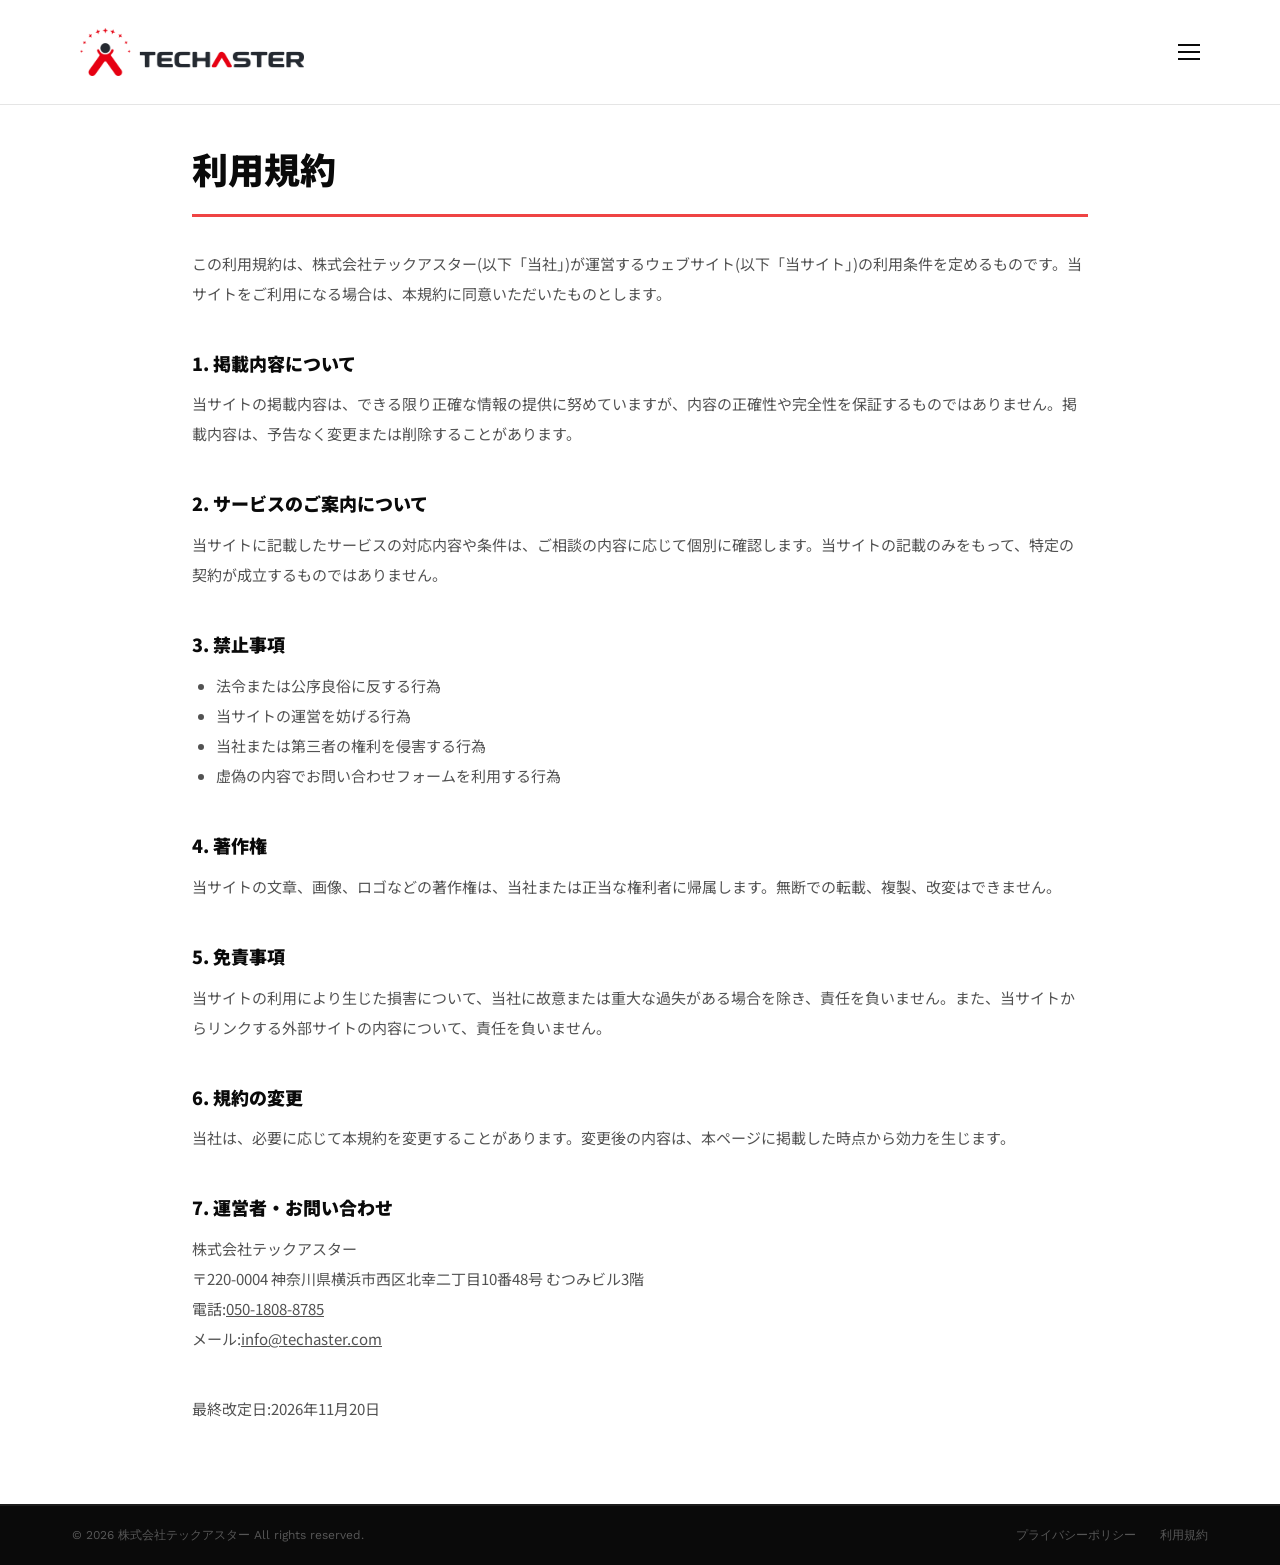
<file: terms.html>
<!DOCTYPE html>
<html lang="ja">

<head>
    <meta charset="utf-8">
    <meta name="viewport" content="width=device-width, initial-scale=1.0">
    <meta name="description" content="株式会社テックアスターのサイト利用規約です。">
    <title>利用規約 | 株式会社テックアスター</title>
    <link rel="preconnect" href="https://fonts.googleapis.com">
    <link rel="preconnect" href="https://fonts.gstatic.com" crossorigin>
    <link href="https://fonts.googleapis.com/css2?family=Archivo+Black&family=Work+Sans:wght@400;500;600;700;800&family=Noto+Sans+JP:wght@400;700;900&family=Inter:wght@400;600;700&display=swap" rel="stylesheet">
    <link rel="icon" type="image/png" href="assets/icons/favicon.png">
    <link rel="apple-touch-icon" href="assets/icons/favicon.png">
    <link rel="stylesheet" href="style.css">
</head>

<body>
    <header class="header header--scrolled" id="header">
        <nav class="navbar container" role="navigation" aria-label="グローバルナビゲーション">
            <div class="navbar__logo">
                <a href="index.html" class="logo-link" aria-label="株式会社テックアスター トップへ">
                    <img class="logo-image logo-image--light" src="assets/icons/techaster_horizontal_for-light-bg_transparent.png" alt="TECHASTER">
                </a>
            </div>
            <button class="navbar__toggle" id="navToggle" aria-controls="primaryNav" aria-expanded="false" aria-label="ナビゲーションを開く">
                <span class="hamburger" aria-hidden="true"></span>
            </button>
            <ul class="navbar__menu" id="primaryNav" role="list">
                <li><a href="index.html#home">ホーム</a></li>
                <li class="navbar__dropdown">
                    <a class="navbar__dropdown-home" href="index.html#services">サービス</a>
                    <button class="navbar__dropdown-toggle" type="button" aria-label="サービスメニューを開く" aria-expanded="false" aria-controls="serviceNavMenu"><span aria-hidden="true">⌄</span></button>
                    <ul class="navbar__submenu" id="serviceNavMenu" role="list">
                        <li><a href="index.html#ses">ITプロジェクト支援</a></li>
                        <li><a href="index.html#web">SW受託開発・共同研究</a></li>
                        <li class="navbar__submenu-parent">
                            <a href="index.html#ai">AI活用支援</a>
                            <ul class="navbar__submenu-child" role="list">
                                <li><a href="ai/index.html">- FDE支援</a></li>
                            </ul>
                        </li>
                    </ul>
                </li>
                <li class="navbar__dropdown">
                    <a class="navbar__dropdown-home" href="recruitment/index.html">採用・協業</a>
                    <button class="navbar__dropdown-toggle" type="button" aria-label="採用・協業メニューを開く" aria-expanded="false" aria-controls="recruitNavMenu"><span aria-hidden="true">⌄</span></button>
                    <ul class="navbar__submenu" id="recruitNavMenu" role="list">
                        <li><a href="recruitment/index.html#recruitment-fields-title">募集職種</a></li>
                        <li><a href="recruitment/apply.html">応募・選考</a></li>
                    </ul>
                </li>
                <li><a href="contact.html" class="nav-cta">お問い合わせ</a></li>
            </ul>
        </nav>
    </header>

    <main id="main-content" class="legal-page">
        <div class="container legal-page__inner">
            <h1 class="legal-page__title">利用規約</h1>
            <p class="legal-page__lead">この利用規約は、株式会社テックアスター(以下「当社」)が運営するウェブサイト(以下「当サイト」)の利用条件を定めるものです。当サイトをご利用になる場合は、本規約に同意いただいたものとします。</p>

            <h2>1. 掲載内容について</h2>
            <p>当サイトの掲載内容は、できる限り正確な情報の提供に努めていますが、内容の正確性や完全性を保証するものではありません。掲載内容は、予告なく変更または削除することがあります。</p>

            <h2>2. サービスのご案内について</h2>
            <p>当サイトに記載したサービスの対応内容や条件は、ご相談の内容に応じて個別に確認します。当サイトの記載のみをもって、特定の契約が成立するものではありません。</p>

            <h2>3. 禁止事項</h2>
            <ul>
                <li>法令または公序良俗に反する行為</li>
                <li>当サイトの運営を妨げる行為</li>
                <li>当社または第三者の権利を侵害する行為</li>
                <li>虚偽の内容でお問い合わせフォームを利用する行為</li>
            </ul>

            <h2>4. 著作権</h2>
            <p>当サイトの文章、画像、ロゴなどの著作権は、当社または正当な権利者に帰属します。無断での転載、複製、改変はできません。</p>

            <h2>5. 免責事項</h2>
            <p>当サイトの利用により生じた損害について、当社に故意または重大な過失がある場合を除き、責任を負いません。また、当サイトからリンクする外部サイトの内容について、責任を負いません。</p>

            <h2>6. 規約の変更</h2>
            <p>当社は、必要に応じて本規約を変更することがあります。変更後の内容は、本ページに掲載した時点から効力を生じます。</p>

            <h2>7. 運営者・お問い合わせ</h2>
            <p>株式会社テックアスター<br>〒220-0004 神奈川県横浜市西区北幸二丁目10番48号 むつみビル3階<br>電話:<a href="tel:050-1808-8785">050-1808-8785</a><br>メール:<a href="mailto:info@techaster.com">info@techaster.com</a></p>

            <p class="legal-page__date">最終改定日:2026年11月20日</p>
        </div>
    </main>

    <footer class="footer">
        <div class="footer__bottom">
            <div class="container footer__bottom-inner">
                <p class="footer__copyright">© 2026 株式会社テックアスター All rights reserved.</p>
                <div class="footer__legal">
                    <a href="privacy.html">プライバシーポリシー</a>
                    <a href="terms.html">利用規約</a>
                </div>
            </div>
        </div>
    </footer>
    <script src="script.js"></script>
</body>

</html>
</file>
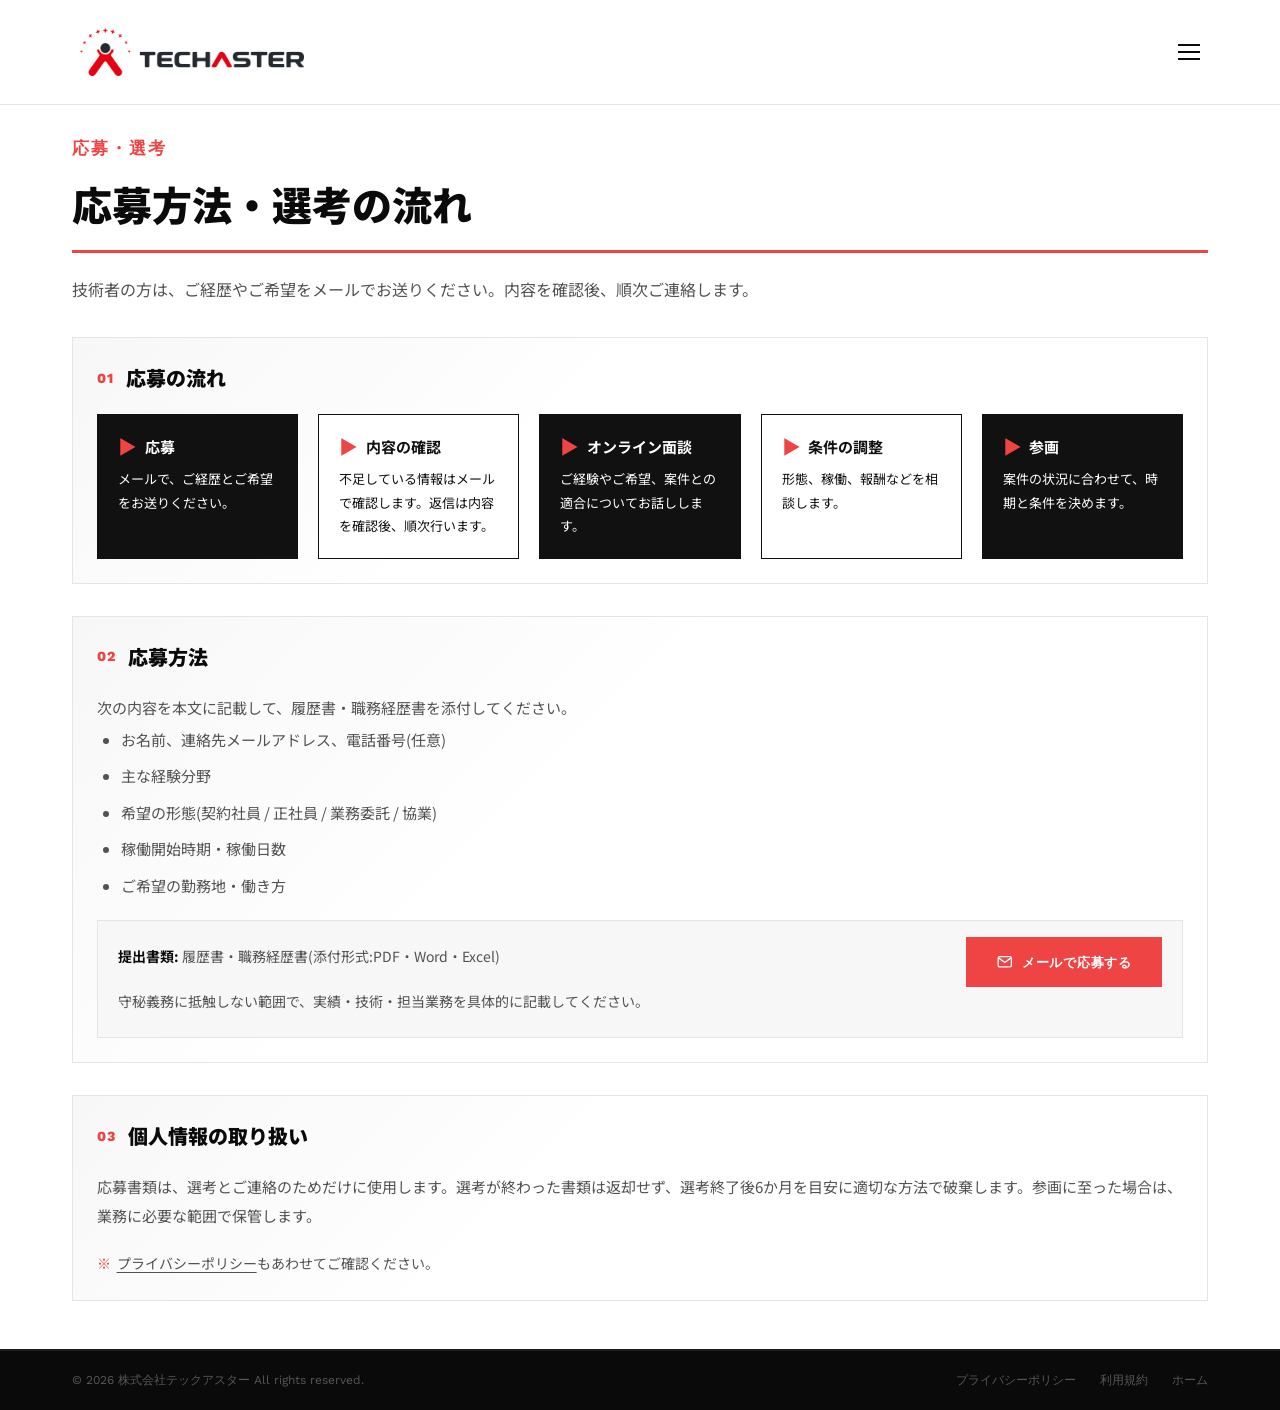
<file: recruitment/apply.html>
<!DOCTYPE html>
<html lang="ja">

<head>
    <meta charset="utf-8">
    <meta name="viewport" content="width=device-width, initial-scale=1.0">
    <meta name="description" content="株式会社テックアスターへの応募方法、選考の流れ、応募書類と個人情報の取り扱いをご案内します。">
    <meta name="robots" content="noindex">
    <title>応募方法・選考の流れ | 株式会社テックアスター</title>
    <link rel="preconnect" href="https://fonts.googleapis.com">
    <link rel="preconnect" href="https://fonts.gstatic.com" crossorigin>
    <link href="https://fonts.googleapis.com/css2?family=Archivo+Black&amp;family=Work+Sans:wght@400;500;600;700;800&amp;family=Noto+Sans+JP:wght@400;700;900&amp;family=Inter:wght@400;600;700&amp;display=swap" rel="stylesheet">
    <link rel="icon" type="image/png" href="../assets/icons/favicon.png">
    <link rel="apple-touch-icon" href="../assets/icons/favicon.png">
    <link rel="stylesheet" href="../style.css">
</head>

<body>
    <a class="skip-link" href="#main-content">本文へスキップ</a>
    <header class="header header--scrolled" id="header">
        <nav class="navbar container" role="navigation" aria-label="グローバルナビゲーション">
            <div class="navbar__logo">
                <a href="../index.html" class="logo-link" aria-label="株式会社テックアスター ホームへ">
                    <img class="logo-image logo-image--light" src="../assets/icons/techaster_horizontal_for-light-bg_transparent.png" alt="テックアスター">
                </a>
            </div>
            <button class="navbar__toggle" id="navToggle" aria-controls="primaryNav" aria-expanded="false" aria-label="ナビゲーションを開く">
                <span class="hamburger" aria-hidden="true"></span>
            </button>
            <ul class="navbar__menu" id="primaryNav" role="list">
                <li><a href="../index.html#home">ホーム</a></li>
                <li class="navbar__dropdown">
                    <a class="navbar__dropdown-home" href="../index.html#services">サービス</a>
                    <button class="navbar__dropdown-toggle" type="button" aria-label="サービスメニューを開く" aria-expanded="false" aria-controls="serviceNavMenu"><span aria-hidden="true">⌄</span></button>
                    <ul class="navbar__submenu" id="serviceNavMenu" role="list">
                        <li><a href="../index.html#ses">ITプロジェクト支援</a></li>
                        <li><a href="../index.html#web">SW受託開発・共同研究</a></li>
                        <li class="navbar__submenu-parent">
                            <a href="../index.html#ai">AI活用支援</a>
                            <ul class="navbar__submenu-child" role="list">
                                <li><a href="../ai/index.html">- FDE支援</a></li>
                            </ul>
                        </li>
                    </ul>
                </li>
                <li class="navbar__dropdown">
                    <a class="navbar__dropdown-home" href="index.html">採用・協業</a>
                    <button class="navbar__dropdown-toggle" type="button" aria-label="採用・協業メニューを開く" aria-expanded="false" aria-controls="recruitNavMenu"><span aria-hidden="true">⌄</span></button>
                    <ul class="navbar__submenu" id="recruitNavMenu" role="list">
                        <li><a href="index.html#recruitment-fields-title">募集職種</a></li>
                        <li><a href="apply.html" aria-current="page">応募・選考</a></li>
                    </ul>
                </li>
                <li><a href="../contact.html" class="nav-cta">お問い合わせ</a></li>
            </ul>
        </nav>
    </header>
    <main id="main-content" class="recruitment-page recruitment-page--apply">
        <div class="container">
            <header class="recruitment-page__header">
                <p class="section-overline">応募・選考</p>
                <h1 class="recruitment-page__title">応募方法・選考の流れ</h1>
                <p class="detail-lead">技術者の方は、ご経歴やご希望をメールでお送りください。内容を確認後、順次ご連絡します。</p>
            </header>

            <section class="recruitment-page__section" aria-labelledby="application-flow-title">
                <h2 class="detail-subtitle" id="application-flow-title">応募の流れ</h2>
                <ol class="step-flow recruitment-steps">
                    <li><strong>応募</strong><p>メールで、ご経歴とご希望をお送りください。</p></li>
                    <li><strong>内容の確認</strong><p>不足している情報はメールで確認します。返信は内容を確認後、順次行います。</p></li>
                    <li><strong>オンライン面談</strong><p>ご経験やご希望、案件との適合についてお話しします。</p></li>
                    <li><strong>条件の調整</strong><p>形態、稼働、報酬などを相談します。</p></li>
                    <li><strong>参画</strong><p>案件の状況に合わせて、時期と条件を決めます。</p></li>
                </ol>
            </section>

            <section class="recruitment-page__section" aria-labelledby="application-method-title">
                <h2 class="detail-subtitle" id="application-method-title">応募方法</h2>
                <p class="detail-text">次の内容を本文に記載して、履歴書・職務経歴書を添付してください。</p>
                <ul class="recruitment-list">
                    <li>お名前、連絡先メールアドレス、電話番号(任意)</li>
                    <li>主な経験分野</li>
                    <li>希望の形態(契約社員 / 正社員 / 業務委託 / 協業)</li>
                    <li>稼働開始時期・稼働日数</li>
                    <li>ご希望の勤務地・働き方</li>
                </ul>
                <div class="recruitment-application-note" role="note">
                    <p><strong>提出書類:</strong> 履歴書・職務経歴書(添付形式:PDF・Word・Excel)</p>
                    <p>守秘義務に抵触しない範囲で、実績・技術・担当業務を具体的に記載してください。</p>
                    <div class="recruitment-application-note__actions">
                        <a href="mailto:recruit@techaster.com?subject=%E3%80%90%E5%BF%9C%E5%8B%9F%E3%80%91%E3%81%94%E7%B5%8C%E6%AD%B4%E3%83%BB%E3%81%94%E5%B8%8C%E6%9C%9B%E3%81%AE%E9%80%81%E4%BB%98&amp;body=%E3%81%8A%E5%90%8D%E5%89%8D%EF%BC%9A%0A%E9%80%A3%E7%B5%A1%E5%85%88%EF%BC%9A%0A%E9%9B%BB%E8%A9%B1%E7%95%AA%E5%8F%B7%EF%BC%88%E4%BB%BB%E6%84%8F%EF%BC%89%EF%BC%9A%0A%E4%B8%BB%E3%81%AA%E7%B5%8C%E9%A8%93%E5%88%86%E9%87%8E%EF%BC%9A%0A%E5%B8%8C%E6%9C%9B%E3%81%AE%E5%BD%A2%E6%85%8B%EF%BC%88%E5%A5%91%E7%B4%84%E7%A4%BE%E5%93%A1%EF%BC%8F%E6%AD%A3%E7%A4%BE%E5%93%A1%EF%BC%8F%E6%A5%AD%E5%8B%99%E5%A7%94%E8%A8%97%EF%BC%8F%E5%8D%94%E6%A5%AD%EF%BC%89%EF%BC%9A%0A%E7%A8%BC%E5%83%8D%E9%96%8B%E5%A7%8B%E6%99%82%E6%9C%9F%E3%83%BB%E7%A8%BC%E5%83%8D%E6%97%A5%E6%95%B0%EF%BC%9A%0A%E5%B8%8C%E6%9C%9B%E3%81%AE%E5%8B%A4%E5%8B%99%E5%9C%B0%E3%83%BB%E5%83%8D%E3%81%8D%E6%96%B9%EF%BC%9A" class="btn btn--strike"><svg class="recruitment-mail-icon" aria-hidden="true" viewBox="0 0 24 24"><rect x="3" y="5" width="18" height="14" rx="2"/><path d="m4 7 8 6 8-6"/></svg>メールで応募する</a>
                        <p class="recruitment-email"><a href="mailto:recruit@techaster.com">recruit@techaster.com</a></p>
                    </div>
                </div>
            </section>

            <section class="recruitment-page__section" aria-labelledby="application-privacy-title">
                <h2 class="detail-subtitle" id="application-privacy-title">個人情報の取り扱い</h2>
                <p class="detail-text">応募書類は、選考とご連絡のためだけに使用します。選考が終わった書類は返却せず、選考終了後6か月を目安に適切な方法で破棄します。参画に至った場合は、業務に必要な範囲で保管します。</p>
                <p class="detail-text recruitment-page__note"><a href="../privacy.html">プライバシーポリシー</a>もあわせてご確認ください。</p>
            </section>
        </div>
    </main>

    <footer class="footer">
        <div class="footer__bottom">
            <div class="container footer__bottom-inner">
                <p class="footer__copyright">© 2026 株式会社テックアスター All rights reserved.</p>
                <div class="footer__legal">
                    <a href="../privacy.html">プライバシーポリシー</a>
                    <a href="../terms.html">利用規約</a>
                    <a href="../index.html">ホーム</a>
                </div>
            </div>
        </div>
    </footer>
    <script src="../script.js"></script>
</body>

</html>
</file>
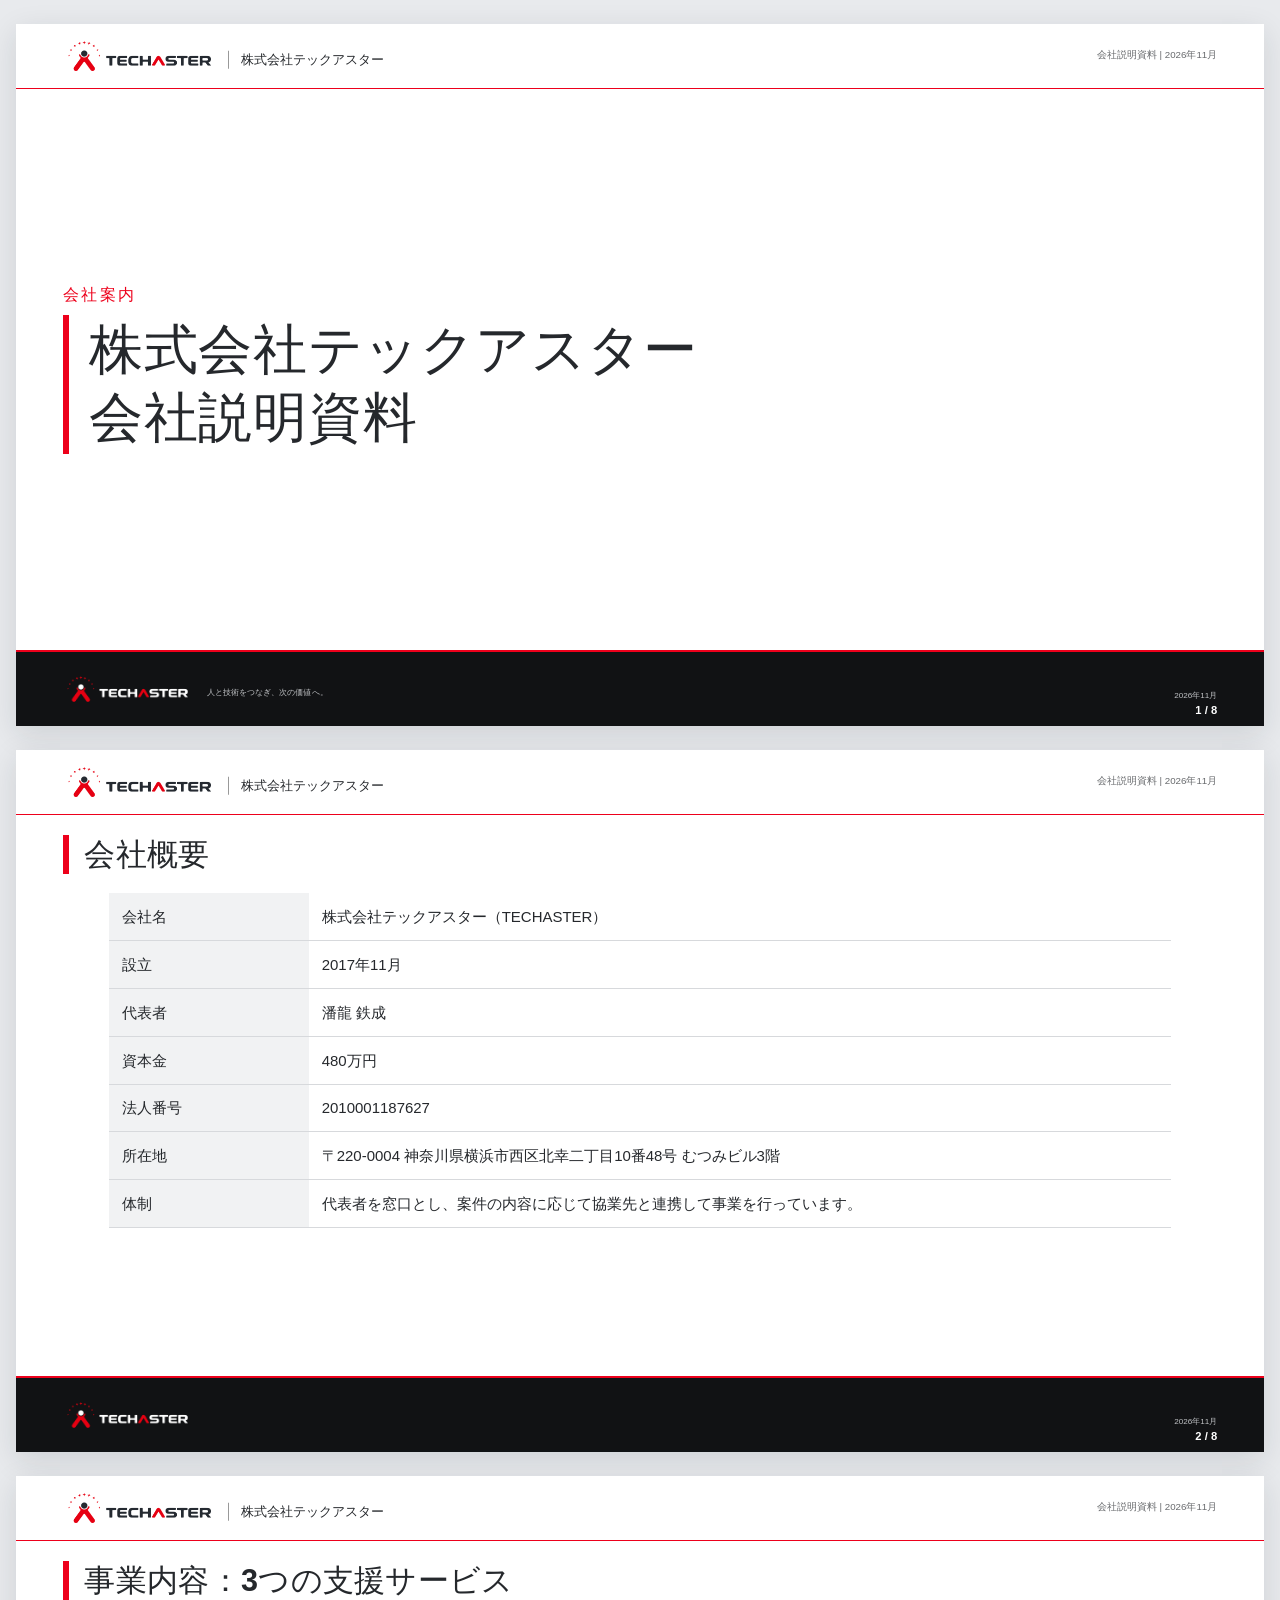
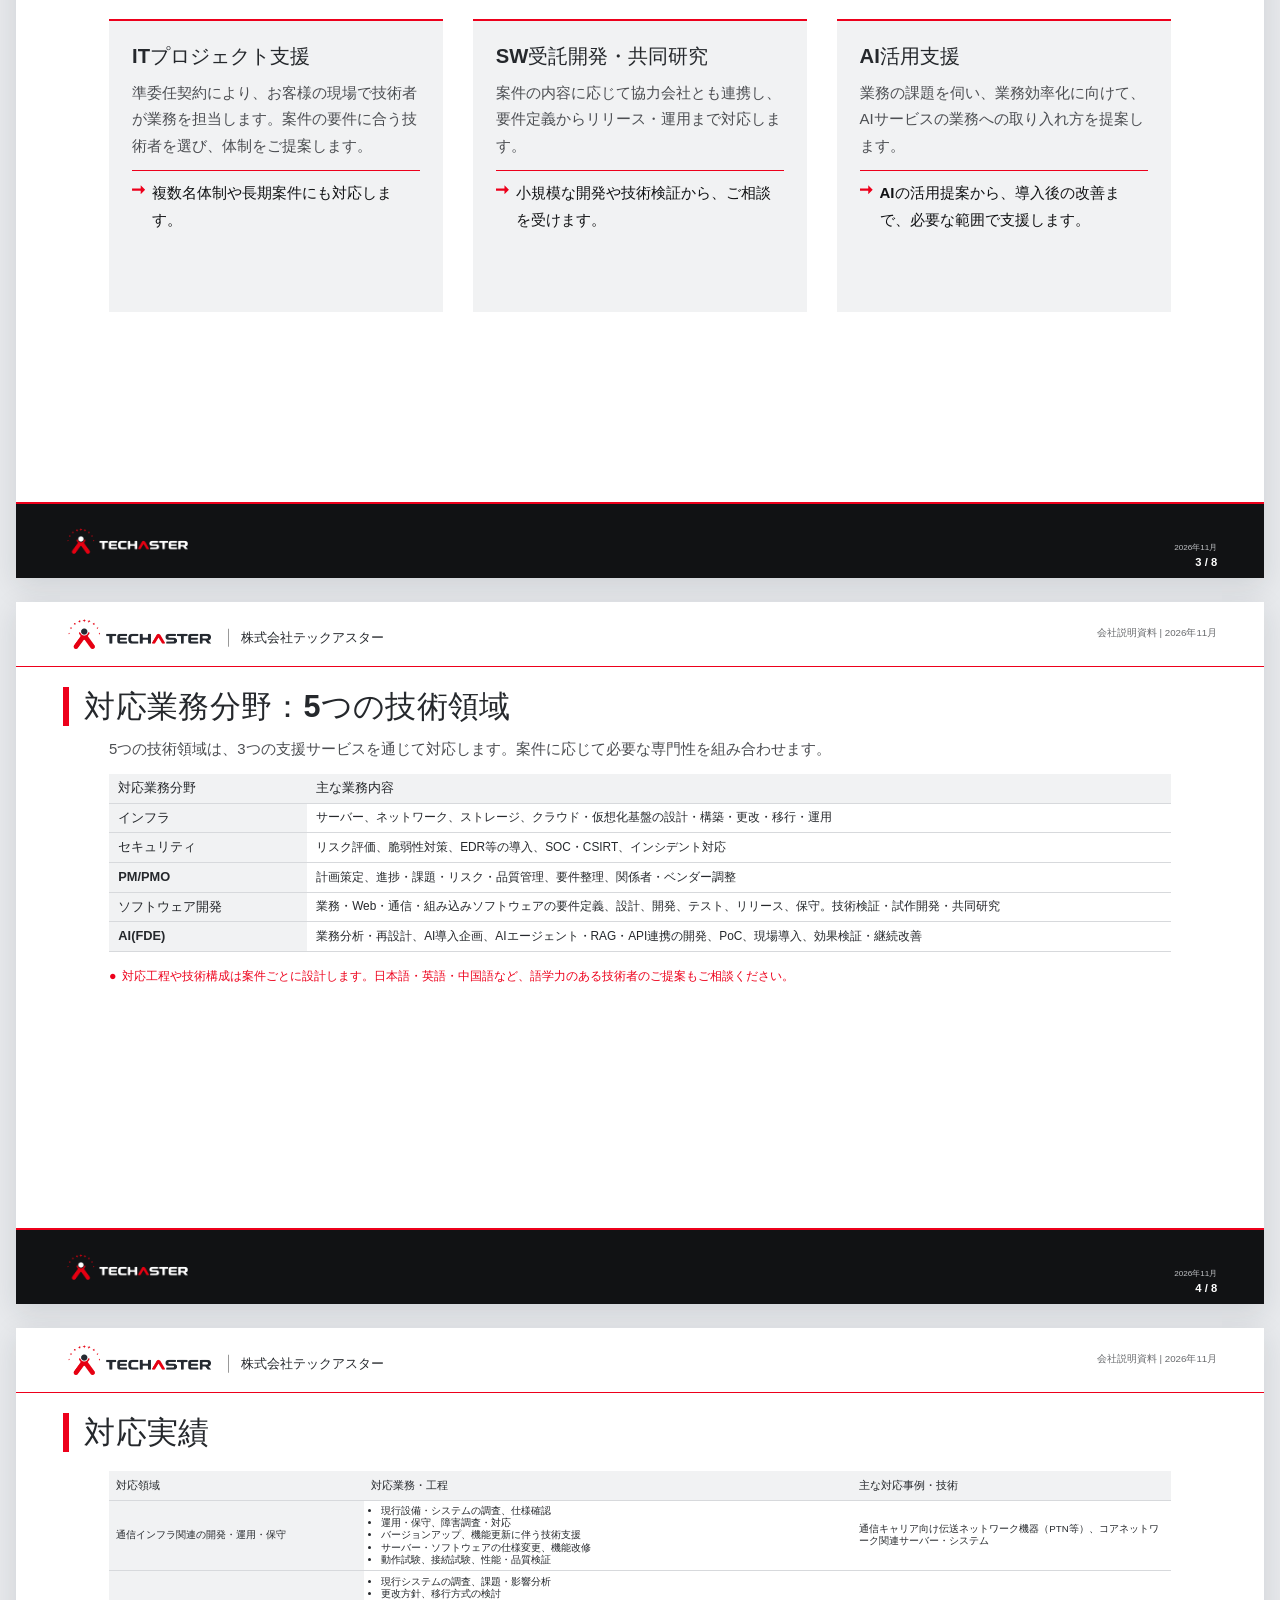
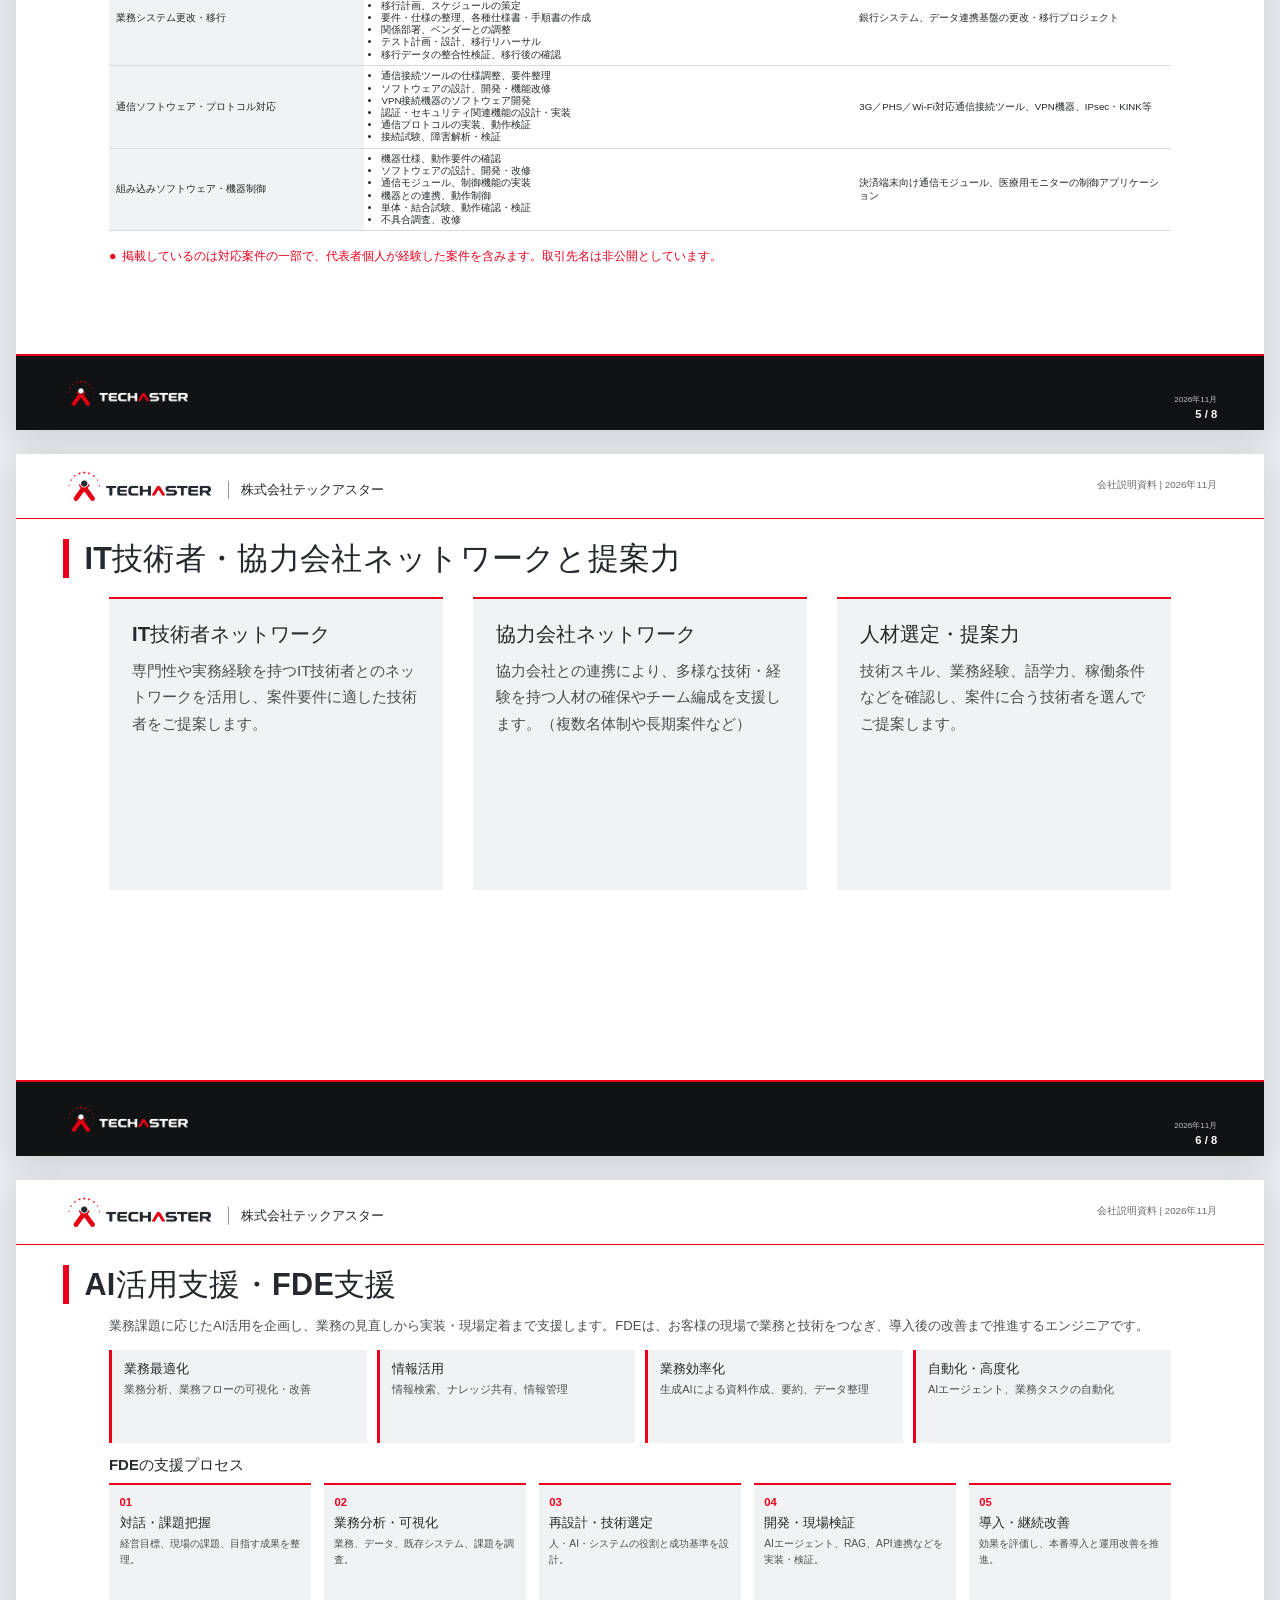
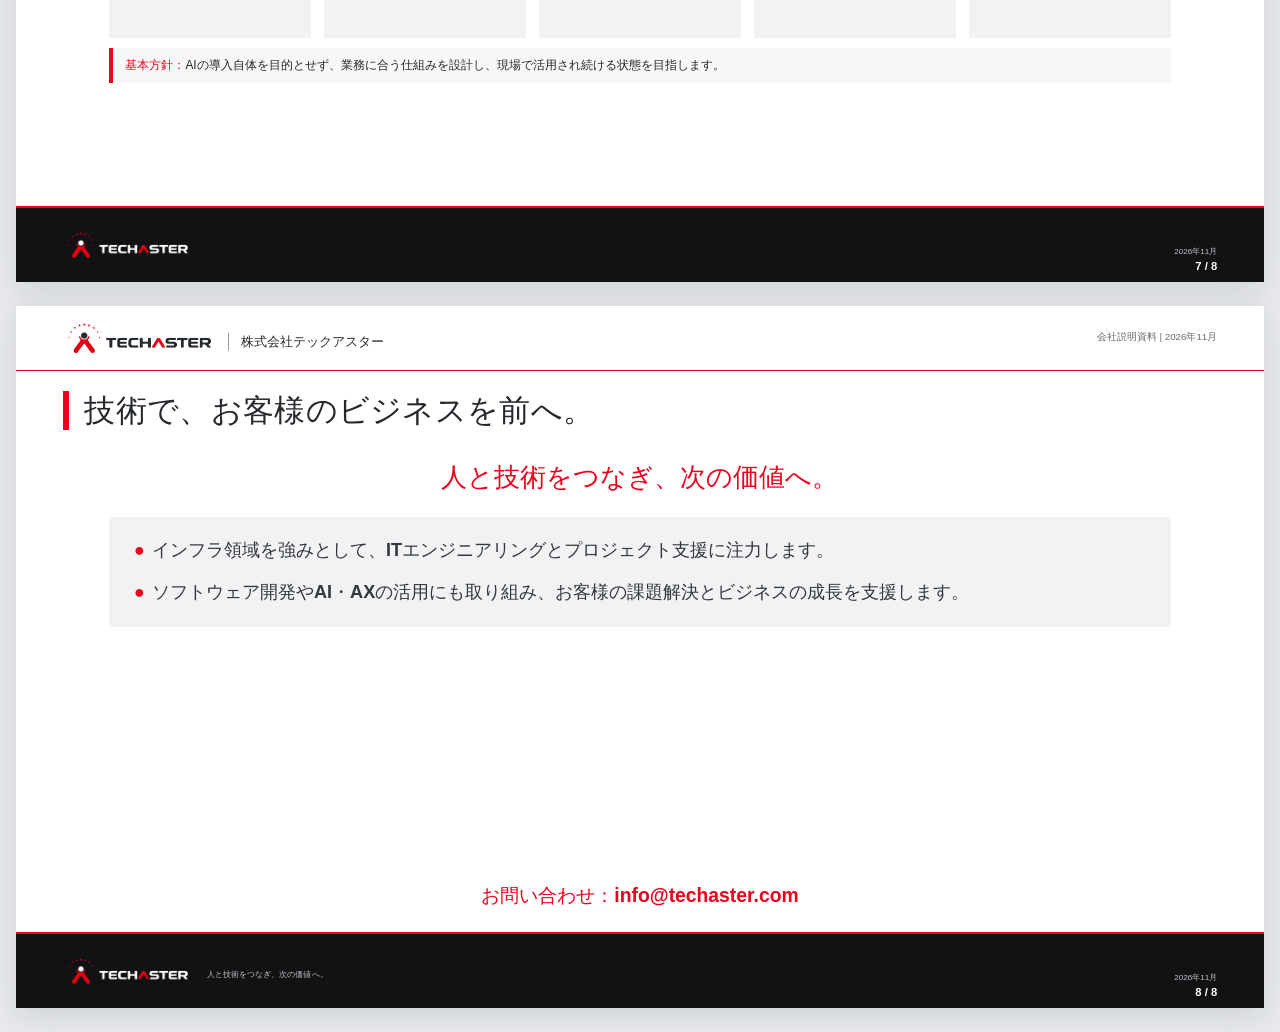
<file: TA/CompanyProfile.html>
<!doctype html>
<html lang="ja">
<head>
  <meta charset="utf-8">
  <meta name="viewport" content="width=device-width, initial-scale=1">
  <meta name="description" content="株式会社テックアスターの会社説明資料です。会社概要、事業内容、対応技術、対応実績をご紹介します。">
  <title>株式会社テックアスター 会社説明資料</title>
  <link rel="icon" type="image/png" href="../assets/icons/favicon.png">
  <link rel="apple-touch-icon" href="../assets/icons/favicon.png">
  <style>
    :root {
      font-family: Arial, "Noto Sans JP", "Yu Gothic", Meiryo, sans-serif;
      color: #25282c;
      background: #e8eaed;
      font-synthesis: none;
      text-rendering: optimizeLegibility;
      -webkit-font-smoothing: antialiased;
      --red: #ed001b;
      --black: #111214;
      --pale: #f1f2f3;
      --rule: #d7d9dc;
    }

    * { box-sizing: border-box; }
    body { margin: 0; padding: 24px 0; }
    .deck { display: grid; gap: 24px; }
    .slide {
      position: relative;
      container-type: inline-size;
      width: min(1280px, calc(100vw - 32px));
      aspect-ratio: 16 / 9;
      margin-inline: auto;
      overflow: hidden;
      background: #fff;
      box-shadow: 0 8px 28px rgb(22 31 42 / 12%);
      break-after: page;
      page-break-after: always;
    }
    .slide:last-child { break-after: auto; page-break-after: auto; }
    .slide-header {
      position: absolute;
      inset: 0 0 auto;
      height: 5.2cqw;
      display: flex;
      align-items: center;
      justify-content: space-between;
      padding: 0 3.75cqw;
      border-bottom: .12cqw solid var(--red);
    }
    .identity { display: flex; align-items: center; gap: 1cqw; font-size: 1.08cqw; font-weight: 700; white-space: nowrap; }
    .identity img { display: block; width: 12.24cqw; height: auto; }
    .identity-name { padding-left: 1cqw; border-left: .1cqw solid #999; transform: translateY(.3cqw); }
    .document-label { color: #686a6d; font-size: .78cqw; white-space: nowrap; }
    .slide-main { position: absolute; inset: 5.2cqw 0 6.1cqw; padding: 1.65cqw 3.75cqw 1.2cqw; }
    .slide-title {
      min-height: 3cqw;
      margin: 0 0 1.55cqw;
      padding-left: 1.25cqw;
      border-left: .52cqw solid var(--red);
      font-size: 2.45cqw;
      font-weight: 800;
      line-height: 1.25;
      letter-spacing: .01em;
    }
    .slide-footer {
      position: absolute;
      inset: auto 0 0;
      height: 6.1cqw;
      display: flex;
      align-items: center;
      justify-content: space-between;
      padding: .65cqw 3.75cqw;
      border-top: .18cqw solid var(--red);
      color: #fff;
      background: var(--black);
    }
    .footer-brand { display: flex; align-items: center; gap: 1.2cqw; }
    .footer-brand img { display: block; width: 10.32cqw; height: auto; }
    .footer-tagline { margin: 0; color: #bfc1c4; font-size: .62cqw; letter-spacing: .01em; transform: translateY(.32cqw); }
    .footer-meta { align-self: flex-end; color: #bfc1c4; font-size: .65cqw; text-align: right; line-height: 1.45; }
    .footer-page { color: #fff; font-size: .9cqw; font-weight: 700; }

    .cover .slide-main { inset: 5.2cqw 0 6.1cqw; display: flex; align-items: center; padding-top: 0; }
    .cover-copy { margin-top: 1.2cqw; }
    .cover-kicker { margin: 0 0 .7cqw; color: var(--red); font-size: 1.25cqw; font-weight: 800; letter-spacing: .16em; }
    .cover-title {
      margin: 0;
      padding: .15cqw 0 .15cqw 1.6cqw;
      border-left: .55cqw solid var(--red);
      font-size: 4.35cqw;
      font-weight: 800;
      line-height: 1.25;
      letter-spacing: .015em;
    }
    .company-table, .technology-table, .experience-table {
      width: 100%;
      border-collapse: collapse;
      font-size: 1.2cqw;
      line-height: 1.55;
    }
    .slide-main--inset > :not(.slide-title) { width: 92%; margin-inline: auto; }
    .slide-main--inset > .section-lead--wide { width: 98%; }
    .company-table th, .technology-table th, .experience-table th {
      background: var(--pale);
      font-weight: 700;
      text-align: left;
    }
    .company-table th, .company-table td { padding: .95cqw 1.05cqw; border-bottom: .1cqw solid var(--rule); }
    .company-table th { width: 18.8%; }
    .technology-table th, .technology-table td { padding: .82cqw 1.05cqw; border-bottom: .1cqw solid var(--rule); }
    .technology-table th { width: 19%; white-space: nowrap; }
    .technology-table .category-cell { width: 19%; vertical-align: middle; }
    .technology-table--domains { table-layout: fixed; font-size: .95cqw; line-height: 1.3; }
    .technology-table--domains th, .technology-table--domains td { padding: 0 .75cqw; }
    .technology-table--domains thead th,
    .technology-table--domains tbody th { font-size: 1.08em; font-weight: 700; }
    .technology-table--domains tr { height: 2.5em; }
    .experience-table tr { height: 3em; }
    .ai-table { table-layout: fixed; }
    .experience-table { table-layout: fixed; font-size: .78cqw; line-height: 1.25; }
    .experience-table th, .experience-table td { padding: .35cqw .55cqw; border-bottom: .1cqw solid var(--rule); }
    .experience-table thead th { font-size: 1.08em; font-weight: 700; }
    .experience-table tbody th { vertical-align: middle; white-space: nowrap; }
    .experience-table td { vertical-align: middle; }
    .experience-list { margin: 0; padding-left: 1.1em; }
    .experience-list li { margin: 0; padding: 0; }
    .section-lead { margin: -.55cqw 0 1.05cqw; color: #4c4e52; font-size: 1.2cqw; line-height: 1.5; }
    .expected-effect { margin: 1.05cqw 0 0; padding: .85cqw 1.05cqw; border-left: .35cqw solid var(--red); background: var(--pale); font-size: 1.2cqw; line-height: 1.5; }
    .contact-bar { line-height: 1.65; }

    .card-grid { display: grid; grid-template-columns: repeat(3, minmax(0, 1fr)); gap: 2.35cqw; }
    .info-card {
      min-width: 0;
      min-height: 23.5cqw;
      padding: 1.65cqw 1.85cqw;
      border-top: .22cqw solid var(--red);
      background: var(--pale);
    }
    .info-card h3 { margin: 0 0 .75cqw; font-size: 1.62cqw; font-weight: 700; line-height: 1.45; }
    .info-card p { margin: 0; color: #4c4e52; font-size: 1.2cqw; line-height: 1.75; }
    .info-card .card-highlight { display: flex; align-items: flex-start; gap: .55cqw; margin-top: .9cqw; padding-top: .75cqw; border-top: .12cqw solid var(--red); color: var(--black); font-weight: 700; }
    .info-card .card-highlight::before { content: ""; flex: 0 0 1.05cqw; height: .72cqw; margin-top: .38cqw; background: var(--red); clip-path: polygon(0 38%, 66% 38%, 66% 0, 100% 50%, 66% 100%, 66% 62%, 0 62%); }
    .small-note { margin: 1.3cqw 0 0; color: #77797c; font-size: 1.2cqw; }
    .domains-notes { color: var(--red); font-size: 1cqw; font-weight: 700; line-height: 1.4; }
    .domains-notes::before { content: "●"; margin-right: .45cqw; color: var(--red); }
    .contact-bar { margin-top: 1.25cqw; padding: 1.2cqw 1.7cqw; border-left: .52cqw solid var(--red); background: var(--pale); font-size: 1.42cqw; }
    .closing-slogan { width: 92%; margin: 2.4cqw auto 1.8cqw; color: var(--red); font-size: 2.1cqw; font-weight: 800; text-align: center; }
    .closing-panel { width: 92%; margin-inline: auto; padding: 1.5cqw 2cqw; background: var(--pale); }
    .closing-panel p { position: relative; margin: 0; padding-left: 1.45cqw; color: #34373b; font-size: 1.45cqw; font-weight: 600; line-height: 1.65; }
    .closing-panel p + p { margin-top: 1cqw; }
    .closing-panel p::before { position: absolute; left: 0; color: var(--red); content: "●"; }
    .closing-contact { position: absolute; inset: auto 0 1.8cqw; margin: 0; text-align: center; }
    .contact-email { margin: 1.4cqw 0 0; color: var(--red); font-size: 1.55cqw; font-weight: 700; }
    .contact-email a { color: inherit; text-decoration: none; }
    .fde-intro { margin: -.55cqw 0 1.1cqw; color: #4c4e52; font-size: 1.05cqw; line-height: 1.5; }
    .ai-fde-scope { display: grid; grid-template-columns: repeat(4, minmax(0, 1fr)); gap: .75cqw; margin-bottom: 1.05cqw; }
    .ai-fde-scope article { min-height: 7.5cqw; padding: .8cqw 1cqw; border-left: .25cqw solid var(--red); background: var(--pale); }
    .ai-fde-scope h3 { margin: 0 0 .35cqw; font-size: 1.05cqw; line-height: 1.35; }
    .ai-fde-scope p { margin: 0; color: #4c4e52; font-size: .88cqw; line-height: 1.45; }
    .ai-fde-subtitle { margin: 0 0 .65cqw; font-size: 1.2cqw; font-weight: 700; }
    .fde-workflow { display: grid; grid-template-columns: repeat(5, minmax(0, 1fr)); gap: 1cqw; }
    .fde-step { min-height: 12.4cqw; padding: .85cqw; border-top: .24cqw solid var(--red); background: var(--pale); }
    .fde-step b { display: block; margin-bottom: .45cqw; color: var(--red); font-size: .9cqw; }
    .fde-step h3 { margin: 0 0 .45cqw; font-size: 1.02cqw; line-height: 1.35; }
    .fde-step p { margin: 0; color: #4c4e52; font-size: .82cqw; line-height: 1.5; }
    .fde-principle { margin-top: .8cqw; padding: .7cqw 1cqw; border-left: .35cqw solid var(--red); background: #f7f7f8; font-size: .95cqw; line-height: 1.45; }
    .fde-principle strong { color: var(--red); }

    @media (max-width: 700px) {
      body { padding: 12px 0; }
      .deck { gap: 12px; }
      .slide { width: calc(100vw - 16px); }
    }
    @media print {
      @page { size: 13.3333in 7.5in; margin: 0; }
      :root { background: #fff; }
      body { padding: 0; print-color-adjust: exact; -webkit-print-color-adjust: exact; }
      .deck { display: block; }
      .slide { width: 13.3333in; height: 7.5in; margin: 0; box-shadow: none; }
    }
  </style>
</head>
<body>
  <main class="deck" aria-label="株式会社テックアスター 会社説明資料">
    <section class="slide cover" aria-label="1ページ目 会社説明資料">
      <header class="slide-header">
        <div class="identity">
          <img src="../assets/icons/techaster_horizontal_for-light-bg_transparent.png" alt="TECHASTER">
          <span class="identity-name">株式会社テックアスター</span>
        </div>
        <span class="document-label">会社説明資料 | 2026年11月</span>
      </header>
      <div class="slide-main">
        <div class="cover-copy">
          <p class="cover-kicker">会社案内</p>
          <h1 class="cover-title">株式会社テックアスター<br>会社説明資料</h1>
        </div>
      </div>
      <footer class="slide-footer">
        <div class="footer-brand">
          <img src="../assets/icons/techaster_horizontal_for-dark-bg_transparent.png" alt="TECHASTER">
          <p class="footer-tagline">人と技術をつなぎ、次の価値へ。</p>
        </div>
        <div class="footer-meta">2026年11月<br><span class="footer-page">1 / 8</span></div>
      </footer>
    </section>

    <section class="slide" aria-label="2ページ目 会社概要">
      <header class="slide-header">
        <div class="identity">
          <img src="../assets/icons/techaster_horizontal_for-light-bg_transparent.png" alt="TECHASTER">
          <span class="identity-name">株式会社テックアスター</span>
        </div>
        <span class="document-label">会社説明資料 | 2026年11月</span>
      </header>
      <div class="slide-main slide-main--inset">
        <h2 class="slide-title">会社概要</h2>
        <table class="company-table">
          <tbody>
            <tr><th scope="row">会社名</th><td>株式会社テックアスター（TECHASTER）</td></tr>
            <tr><th scope="row">設立</th><td>2017年11月</td></tr>
            <tr><th scope="row">代表者</th><td>潘龍 鉄成</td></tr>
            <tr><th scope="row">資本金</th><td>480万円</td></tr>
            <tr><th scope="row">法人番号</th><td>2010001187627</td></tr>
            <tr><th scope="row">所在地</th><td>〒220-0004 神奈川県横浜市西区北幸二丁目10番48号 むつみビル3階</td></tr>
            <tr><th scope="row">体制</th><td>代表者を窓口とし、案件の内容に応じて協業先と連携して事業を行っています。</td></tr>
          </tbody>
        </table>
      </div>
      <footer class="slide-footer">
        <div class="footer-brand">
          <img src="../assets/icons/techaster_horizontal_for-dark-bg_transparent.png" alt="TECHASTER">
        </div>
        <div class="footer-meta">2026年11月<br><span class="footer-page">2 / 8</span></div>
      </footer>
    </section>

    <section class="slide" aria-label="3ページ目 事業内容">
      <header class="slide-header">
        <div class="identity">
          <img src="../assets/icons/techaster_horizontal_for-light-bg_transparent.png" alt="TECHASTER">
          <span class="identity-name">株式会社テックアスター</span>
        </div>
        <span class="document-label">会社説明資料 | 2026年11月</span>
      </header>
      <div class="slide-main slide-main--inset">
        <h2 class="slide-title">事業内容：3つの支援サービス</h2>
        <div class="card-grid">
          <article class="info-card">
            <h3>ITプロジェクト支援</h3>
            <p>準委任契約により、お客様の現場で技術者が業務を担当します。案件の要件に合う技術者を選び、体制をご提案します。</p>
            <p class="card-highlight">複数名体制や長期案件にも対応します。</p>
          </article>
          <article class="info-card">
            <h3>SW受託開発・共同研究</h3>
            <p>案件の内容に応じて協力会社とも連携し、要件定義からリリース・運用まで対応します。</p>
            <p class="card-highlight">小規模な開発や技術検証から、ご相談を受けます。</p>
          </article>
          <article class="info-card">
            <h3>AI活用支援</h3>
            <p>業務の課題を伺い、業務効率化に向けて、AIサービスの業務への取り入れ方を提案します。</p>
            <p class="card-highlight">AIの活用提案から、導入後の改善まで、必要な範囲で支援します。</p>
          </article>
        </div>
      </div>
      <footer class="slide-footer">
        <div class="footer-brand">
          <img src="../assets/icons/techaster_horizontal_for-dark-bg_transparent.png" alt="TECHASTER">
        </div>
        <div class="footer-meta">2026年11月<br><span class="footer-page">3 / 8</span></div>
      </footer>
    </section>

    <section class="slide" aria-label="4ページ目 対応技術">
      <header class="slide-header">
        <div class="identity">
          <img src="../assets/icons/techaster_horizontal_for-light-bg_transparent.png" alt="TECHASTER">
          <span class="identity-name">株式会社テックアスター</span>
        </div>
        <span class="document-label">会社説明資料 | 2026年11月</span>
      </header>
      <div class="slide-main slide-main--inset">
        <h2 class="slide-title">対応業務分野：5つの技術領域</h2>
        <p class="section-lead">5つの技術領域は、3つの支援サービスを通じて対応します。案件に応じて必要な専門性を組み合わせます。</p>
        <table class="technology-table technology-table--domains">
          <colgroup><col style="width: 17%"><col style="width: 83%"></colgroup>
          <thead>
            <tr><th scope="col">対応業務分野</th><th scope="col">主な業務内容</th></tr>
          </thead>
          <tbody>
            <tr><th class="category-cell" scope="row">インフラ</th><td>サーバー、ネットワーク、ストレージ、クラウド・仮想化基盤の設計・構築・更改・移行・運用</td></tr>
            <tr><th class="category-cell" scope="row">セキュリティ</th><td>リスク評価、脆弱性対策、EDR等の導入、SOC・CSIRT、インシデント対応</td></tr>
            <tr><th class="category-cell" scope="row">PM/PMO</th><td>計画策定、進捗・課題・リスク・品質管理、要件整理、関係者・ベンダー調整</td></tr>
            <tr><th class="category-cell" scope="row">ソフトウェア開発</th><td>業務・Web・通信・組み込みソフトウェアの要件定義、設計、開発、テスト、リリース、保守。技術検証・試作開発・共同研究</td></tr>
            <tr><th class="category-cell" scope="row">AI(FDE)</th><td>業務分析・再設計、AI導入企画、AIエージェント・RAG・API連携の開発、PoC、現場導入、効果検証・継続改善</td></tr>
          </tbody>
        </table>
        <p class="small-note domains-notes">対応工程や技術構成は案件ごとに設計します。日本語・英語・中国語など、語学力のある技術者のご提案もご相談ください。</p>
      </div>
      <footer class="slide-footer">
        <div class="footer-brand">
          <img src="../assets/icons/techaster_horizontal_for-dark-bg_transparent.png" alt="TECHASTER">
        </div>
        <div class="footer-meta">2026年11月<br><span class="footer-page">4 / 8</span></div>
      </footer>
    </section>

    <section class="slide" aria-label="5ページ目 対応実績">
      <header class="slide-header">
        <div class="identity">
          <img src="../assets/icons/techaster_horizontal_for-light-bg_transparent.png" alt="TECHASTER">
          <span class="identity-name">株式会社テックアスター</span>
        </div>
        <span class="document-label">会社説明資料 | 2026年11月</span>
      </header>
      <div class="slide-main slide-main--inset">
        <h2 class="slide-title">対応実績</h2>
        <table class="experience-table">
          <colgroup><col style="width: 24%"><col style="width: 46%"><col style="width: 30%"></colgroup>
          <thead>
            <tr><th scope="col">対応領域</th><th scope="col">対応業務・工程</th><th scope="col">主な対応事例・技術</th></tr>
          </thead>
          <tbody>
            <tr>
              <th scope="row">通信インフラ関連の開発・運用・保守</th>
              <td><ul class="experience-list"><li>現行設備・システムの調査、仕様確認</li><li>運用・保守、障害調査・対応</li><li>バージョンアップ、機能更新に伴う技術支援</li><li>サーバー・ソフトウェアの仕様変更、機能改修</li><li>動作試験、接続試験、性能・品質検証</li></ul></td>
              <td>通信キャリア向け伝送ネットワーク機器（PTN等）、コアネットワーク関連サーバー・システム</td>
            </tr>
            <tr>
              <th scope="row">業務システム更改・移行</th>
              <td><ul class="experience-list"><li>現行システムの調査、課題・影響分析</li><li>更改方針、移行方式の検討</li><li>移行計画、スケジュールの策定</li><li>要件・仕様の整理、各種仕様書・手順書の作成</li><li>関係部署、ベンダーとの調整</li><li>テスト計画・設計、移行リハーサル</li><li>移行データの整合性検証、移行後の確認</li></ul></td>
              <td>銀行システム、データ連携基盤の更改・移行プロジェクト</td>
            </tr>
            <tr>
              <th scope="row">通信ソフトウェア・プロトコル対応</th>
              <td><ul class="experience-list"><li>通信接続ツールの仕様調整、要件整理</li><li>ソフトウェアの設計、開発・機能改修</li><li>VPN接続機器のソフトウェア開発</li><li>認証・セキュリティ関連機能の設計・実装</li><li>通信プロトコルの実装、動作検証</li><li>接続試験、障害解析・検証</li></ul></td>
              <td>3G／PHS／Wi-Fi対応通信接続ツール、VPN機器、IPsec・KINK等</td>
            </tr>
            <tr>
              <th scope="row">組み込みソフトウェア・機器制御</th>
              <td><ul class="experience-list"><li>機器仕様、動作要件の確認</li><li>ソフトウェアの設計、開発・改修</li><li>通信モジュール、制御機能の実装</li><li>機器との連携、動作制御</li><li>単体・結合試験、動作確認・検証</li><li>不具合調査、改修</li></ul></td>
              <td>決済端末向け通信モジュール、医療用モニターの制御アプリケーション</td>
            </tr>
          </tbody>
        </table>
        <p class="small-note domains-notes">掲載しているのは対応案件の一部で、代表者個人が経験した案件を含みます。取引先名は非公開としています。</p>
      </div>
      <footer class="slide-footer">
        <div class="footer-brand">
          <img src="../assets/icons/techaster_horizontal_for-dark-bg_transparent.png" alt="TECHASTER">
        </div>
        <div class="footer-meta">2026年11月<br><span class="footer-page">5 / 8</span></div>
      </footer>
    </section>

    <section class="slide" aria-label="6ページ目 IT技術者・協力会社ネットワーク">
      <header class="slide-header">
        <div class="identity">
          <img src="../assets/icons/techaster_horizontal_for-light-bg_transparent.png" alt="TECHASTER">
          <span class="identity-name">株式会社テックアスター</span>
        </div>
        <span class="document-label">会社説明資料 | 2026年11月</span>
      </header>
      <div class="slide-main slide-main--inset">
        <h2 class="slide-title">IT技術者・協力会社ネットワークと提案力</h2>
        <div class="card-grid">
          <article class="info-card">
            <h3>IT技術者ネットワーク</h3>
            <p>専門性や実務経験を持つIT技術者とのネットワークを活用し、案件要件に適した技術者をご提案します。</p>
          </article>
          <article class="info-card">
            <h3>協力会社ネットワーク</h3>
            <p>協力会社との連携により、多様な技術・経験を持つ人材の確保やチーム編成を支援します。（複数名体制や長期案件など）</p>
          </article>
          <article class="info-card">
            <h3>人材選定・提案力</h3>
            <p>技術スキル、業務経験、語学力、稼働条件などを確認し、案件に合う技術者を選んでご提案します。</p>
          </article>
        </div>
      </div>
      <footer class="slide-footer">
        <div class="footer-brand">
          <img src="../assets/icons/techaster_horizontal_for-dark-bg_transparent.png" alt="TECHASTER">
        </div>
        <div class="footer-meta">2026年11月<br><span class="footer-page">6 / 8</span></div>
      </footer>
    </section>

    <section class="slide" aria-label="7ページ目 AI活用支援・FDE支援">
      <header class="slide-header">
        <div class="identity">
          <img src="../assets/icons/techaster_horizontal_for-light-bg_transparent.png" alt="TECHASTER">
          <span class="identity-name">株式会社テックアスター</span>
        </div>
        <span class="document-label">会社説明資料 | 2026年11月</span>
      </header>
      <div class="slide-main slide-main--inset">
        <h2 class="slide-title">AI活用支援・FDE支援</h2>
        <p class="fde-intro">業務課題に応じたAI活用を企画し、業務の見直しから実装・現場定着まで支援します。FDEは、お客様の現場で業務と技術をつなぎ、導入後の改善まで推進するエンジニアです。</p>
        <div class="ai-fde-scope" aria-label="AI活用支援の主な領域">
          <article><h3>業務最適化</h3><p>業務分析、業務フローの可視化・改善</p></article>
          <article><h3>情報活用</h3><p>情報検索、ナレッジ共有、情報管理</p></article>
          <article><h3>業務効率化</h3><p>生成AIによる資料作成、要約、データ整理</p></article>
          <article><h3>自動化・高度化</h3><p>AIエージェント、業務タスクの自動化</p></article>
        </div>
        <h3 class="ai-fde-subtitle">FDEの支援プロセス</h3>
        <div class="fde-workflow" aria-label="FDE支援の5つのステップ">
          <article class="fde-step"><b>01</b><h3>対話・課題把握</h3><p>経営目標、現場の課題、目指す成果を整理。</p></article>
          <article class="fde-step"><b>02</b><h3>業務分析・可視化</h3><p>業務、データ、既存システム、課題を調査。</p></article>
          <article class="fde-step"><b>03</b><h3>再設計・技術選定</h3><p>人・AI・システムの役割と成功基準を設計。</p></article>
          <article class="fde-step"><b>04</b><h3>開発・現場検証</h3><p>AIエージェント、RAG、API連携などを実装・検証。</p></article>
          <article class="fde-step"><b>05</b><h3>導入・継続改善</h3><p>効果を評価し、本番導入と運用改善を推進。</p></article>
        </div>
        <p class="fde-principle"><strong>基本方針：</strong>AIの導入自体を目的とせず、業務に合う仕組みを設計し、現場で活用され続ける状態を目指します。</p>
      </div>
      <footer class="slide-footer">
        <div class="footer-brand"><img src="../assets/icons/techaster_horizontal_for-dark-bg_transparent.png" alt="TECHASTER"></div>
        <div class="footer-meta">2026年11月<br><span class="footer-page">7 / 8</span></div>
      </footer>
    </section>

    <section class="slide" aria-label="8ページ目 お客様へのご支援">
      <header class="slide-header">
        <div class="identity">
          <img src="../assets/icons/techaster_horizontal_for-light-bg_transparent.png" alt="TECHASTER">
          <span class="identity-name">株式会社テックアスター</span>
        </div>
        <span class="document-label">会社説明資料 | 2026年11月</span>
      </header>
      <div class="slide-main slide-main--inset">
        <h2 class="slide-title">技術で、お客様のビジネスを前へ。</h2>
        <p class="closing-slogan">人と技術をつなぎ、次の価値へ。</p>
        <div class="closing-panel">
          <p>インフラ領域を強みとして、ITエンジニアリングとプロジェクト支援に注力します。</p>
          <p>ソフトウェア開発やAI・AXの活用にも取り組み、お客様の課題解決とビジネスの成長を支援します。</p>
        </div>
        <p class="contact-email closing-contact">お問い合わせ：<a href="mailto:info@techaster.com">info@techaster.com</a></p>
      </div>
      <footer class="slide-footer">
        <div class="footer-brand">
          <img src="../assets/icons/techaster_horizontal_for-dark-bg_transparent.png" alt="TECHASTER">
          <p class="footer-tagline">人と技術をつなぎ、次の価値へ。</p>
        </div>
        <div class="footer-meta">2026年11月<br><span class="footer-page">8 / 8</span></div>
      </footer>
    </section>
  </main>
</body>
</html>
</file>
<file: style.css>
/* =====================================================
   TechAster LP — style.css
   BOLD STRIKE — Editorial Design System
   VoiceBox base × AI時代を突破するエネルギー
   ===================================================== */

/* ========== 1. CSS カスタムプロパティ ========== */
:root {
    /* Foundation */
    --color-black: #0A0A0A;
    --color-white: #FFFFFF;
    --color-surface: #FFFFFF;
    --color-surface-raised: #FFFFFF;

    /* Text */
    --color-text: #0A0A0A;
    --color-text-secondary: #525252;
    --color-text-tertiary: #A3A3A3;

    /* Borders */
    --color-border-subtle: #E5E5E5;
    --color-border-medium: #D4D4D4;
    --color-border-strong: #0A0A0A;

    /* Accents — 1 viewport 1 accent rule for --color-strike */
    --color-strike: #EF4444;
    /* 人間の意志・決断。見出し強調・ホバー */
    --color-voltage: #00C2FF;
    /* AI/技術次元。暗背景でのデータ表示のみ */

    /* Semantic */
    --color-success: #16A34A;
    --color-error: #EF4444;
    --color-warning: #CA8A04;

    /* Typography */
    --font-display: 'Archivo Black', Impact, 'Arial Black', sans-serif;
    --font-ui: 'Work Sans', -apple-system, 'Segoe UI', Helvetica, sans-serif;
    --font-jp: 'Noto Sans JP', 'ヒラギノ角ゴ Pro', sans-serif;
    --font-en: 'Inter', 'Segoe UI', sans-serif;

    /* Spacing (8px base) */
    --sp-1: 0.25rem;
    --sp-2: 0.5rem;
    --sp-3: 0.75rem;
    --sp-4: 1rem;
    --sp-5: 1.25rem;
    --sp-6: 1.5rem;
    --sp-8: 2rem;
    --sp-10: 2.5rem;
    --sp-12: 3rem;
    --sp-16: 4rem;
    --sp-20: 5rem;
    --sp-24: 6rem;

    /* Border Radius — sharp everywhere */
    --radius: 0px;
    --radius-full: 9999px;

    /* Transitions */
    --dur-fast: 150ms;
    --dur-normal: 250ms;
    --dur-slow: 400ms;
    --ease-out: cubic-bezier(0, 0, 0.2, 1);
    --ease-in-out: cubic-bezier(0.4, 0, 0.2, 1);
}

/* ========== 2. リセット & ベース ========== */
*,
*::before,
*::after {
    margin: 0;
    padding: 0;
    box-sizing: border-box;
}

html {
    font-size: 16px;
    scroll-behavior: smooth;
    -webkit-text-size-adjust: 100%;
}

body {
    font-family: var(--font-jp);
    color: var(--color-text);
    background: var(--color-black);
    line-height: 1.6;
    overflow-x: hidden;
}

img,
svg {
    display: block;
    max-width: 100%;
}

ul,
ol {
    list-style: none;
}

a {
    color: inherit;
    text-decoration: none;
}

button {
    cursor: pointer;
    border: none;
    background: none;
    font: inherit;
}

address {
    font-style: normal;
}

.skip-link {
    position: absolute;
    left: -9999px;
    top: auto;
    width: 1px;
    height: 1px;
    overflow: hidden;
}

.skip-link:focus {
    left: 1rem;
    top: 1rem;
    width: auto;
    height: auto;
    background: var(--color-white);
    color: var(--color-black);
    padding: 8px 16px;
    z-index: 9999;
    outline: 2px solid var(--color-black);
}

/* ========== 3. スクロール進行バー ========== */

/* ========== 4. コンテナ ========== */
.container {
    max-width: 1200px;
    margin: 0 auto;
    padding: 0 var(--sp-8);
}

.container--wide {
    max-width: 1280px;
}

/* ========== 5. セクションヘッダー ========== */
.section-header {
    margin-bottom: var(--sp-12);
}

.section-header--center {
    text-align: center;
}


.section-overline {
    display: block;
    font-family: var(--font-ui);
    font-size: 16.5px;
    font-weight: 700;
    letter-spacing: 0.12em;
    text-transform: uppercase;
    color: var(--color-strike);
    margin-bottom: var(--sp-3);
}

.section-title {
    font-family: var(--font-jp);
    font-size: clamp(1.75rem, 4vw, 2.5rem);
    font-weight: 900;
    line-height: 1.25;
    color: inherit;
    margin-bottom: var(--sp-4);
}

.services-section .section-header {
    margin-bottom: 1.875rem;
}


/* ========== 6. ボタン ========== */
.btn {
    display: inline-flex;
    align-items: center;
    gap: var(--sp-2);
    padding: 14px 28px;
    font-family: var(--font-ui);
    font-size: 13px;
    font-weight: 700;
    letter-spacing: 0.06em;
    text-transform: uppercase;
    border: 2px solid;
    transition: background var(--dur-normal), border-color var(--dur-normal), color var(--dur-normal);
    white-space: nowrap;
    line-height: 1;
}

.btn:focus-visible {
    outline: 2px solid var(--color-white);
    outline-offset: 2px;
    box-shadow: 0 0 0 4px var(--color-black);
}

/* 暗い背景用 Primary（白→赤） */
.btn--primary {
    background: var(--color-white);
    color: var(--color-black);
    border-color: var(--color-white);
}

.btn--primary:hover {
    background: var(--color-strike);
    border-color: var(--color-strike);
    color: var(--color-white);
}

/* 明るい背景用 Dark（黒→赤） */
.btn--dark {
    background: var(--color-black);
    color: var(--color-white);
    border-color: var(--color-black);
}

.btn--dark:hover {
    background: var(--color-strike);
    border-color: var(--color-strike);
}

/* CTAバナー専用 Strike（赤） */
.btn--strike {
    background: var(--color-strike);
    color: var(--color-white);
    border-color: var(--color-strike);
}

.btn--strike:hover {
    background: var(--color-black);
    border-color: var(--color-black);
}

/* 暗い背景 Outline White */
.btn--outline-white {
    background: transparent;
    color: var(--color-white);
    border-color: rgba(255, 255, 255, 0.5);
}

.btn--outline-white:hover {
    background: var(--color-strike);
    color: var(--color-white);
    border-color: var(--color-strike);
}

/* 明るい背景 Outline Dark */


.btn--full {
    width: 100%;
    justify-content: center;
    padding: 16px 28px;
    font-size: 14px;
}

/* ========== 7. フェードイン ========== */
.fade-in {
    opacity: 0;
    transform: translateY(28px);
    transition:
        opacity var(--dur-slow) var(--ease-out),
        transform var(--dur-slow) var(--ease-out);
    transition-delay: var(--delay, 0s);
}

.fade-in.visible {
    opacity: 1;
    transform: translateY(0);
}

/* ========== 8. ヘッダー & ナビ ========== */
.header {
    position: fixed;
    top: 0;
    left: 0;
    right: 0;
    z-index: 100;
    transition: background var(--dur-normal), border-color var(--dur-normal);
    border-bottom: 1px solid transparent;
}

.header--scrolled {
    background: #FFFFFF;
    backdrop-filter: blur(16px);
    -webkit-backdrop-filter: blur(16px);
    border-bottom-color: var(--color-border-subtle);
}

.navbar {
    display: flex;
    justify-content: space-between;
    align-items: center;
    padding: var(--sp-5) var(--sp-8);
}

.logo-link {
    display: flex;
    align-items: center;
    gap: var(--sp-3);
    color: var(--color-white);
    transition: opacity var(--dur-fast);
}

.logo-link:hover {
    opacity: 0.8;
}

.header--scrolled .logo-link {
    color: var(--color-black);
}

.logo-image {
    display: block;
    width: auto;
    height: 64px;
}

.logo-image--dark,
.logo-image--footer {
    display: block;
}

.logo-image--light {
    display: none;
}

.header--scrolled .logo-image--dark {
    display: none;
}

.header--scrolled .logo-image--light {
    display: block;
}






.navbar__menu {
    display: flex;
    align-items: center;
    gap: var(--sp-1);
}

.navbar__menu a {
    font-family: var(--font-ui);
    font-size: 13px;
    font-weight: 500;
    color: rgba(255, 255, 255, 0.65);
    padding: var(--sp-2) var(--sp-3);
    transition: color var(--dur-fast);
}

.navbar__menu > li > a,
.navbar__dropdown-toggle { white-space: nowrap; }

.navbar__menu a:hover,
.navbar__menu a.active {
    color: var(--color-white);
}

.header--scrolled .navbar__menu a {
    color: var(--color-text-secondary);
}

.header--scrolled .navbar__menu a:hover,
.header--scrolled .navbar__menu a.active {
    color: var(--color-black);
}

.navbar__dropdown { position: relative; display: flex; align-items: center; }
.navbar__dropdown-home {
    display: block;
    padding: var(--sp-2) 0 var(--sp-2) var(--sp-3) !important;
    line-height: 1.6;
    white-space: nowrap;
}
.navbar__dropdown-toggle {
    display: inline-flex;
    align-items: center;
    gap: .35rem;
    padding: var(--sp-2) .4rem;
    color: rgba(255, 255, 255, 0.65);
    font-family: var(--font-ui);
    font-size: 13px;
    font-weight: 500;
    line-height: 1.6;
    white-space: nowrap;
}
.navbar__dropdown-toggle:hover,
.navbar__dropdown-toggle:focus-visible { color: var(--color-white); }
.header--scrolled .navbar__dropdown-toggle { color: var(--color-text-secondary); }
.header--scrolled .navbar__dropdown-toggle:hover,
.header--scrolled .navbar__dropdown-toggle:focus-visible { color: var(--color-black); }
.navbar__submenu {
    display: none;
    position: absolute;
    z-index: 110;
    top: 100%;
    left: 0;
    width: max-content;
    min-width: 0;
    padding: .1rem 0;
    background: #fff;
    border: 1px solid var(--color-border-subtle);
    box-shadow: 0 8px 24px rgba(0, 0, 0, .14);
}
.navbar__dropdown:hover .navbar__submenu,
.navbar__dropdown:focus-within .navbar__submenu,
.navbar__dropdown.is-open .navbar__submenu { display: block; }
.navbar__submenu li { width: 100%; }
.navbar__submenu a,
.header--scrolled .navbar__submenu a {
    display: block;
    padding: .2rem .75rem;
    color: var(--color-text-secondary);
    white-space: nowrap;
}
.navbar__submenu a:hover,
.header--scrolled .navbar__submenu a:hover { color: var(--color-black); background: #f5f5f5; }
.navbar__submenu a.active,
.navbar__submenu a[aria-current="page"],
.header--scrolled .navbar__submenu a.active,
.header--scrolled .navbar__submenu a[aria-current="page"] { color: var(--color-black); background: #e1e2e4; }
.navbar__submenu-parent > a { font-weight: 700; }
.navbar__submenu-child {
    margin: 0 .45rem .25rem .8rem;
    padding: 0 0 0 .35rem;
}
.navbar__submenu-child a,
.header--scrolled .navbar__submenu-child a {
    padding: .15rem .45rem;
    font-size: 12px;
}

.ai-process-row {
    display: grid;
    grid-template-columns: minmax(0, 1fr) auto;
    align-items: center;
    gap: 1.5rem;
    padding: 1.25rem 1.5rem;
    border: 1px solid rgba(255, 255, 255, .2);
    background: rgba(255, 255, 255, .04);
}
.ai-process-steps { display: flex; align-items: center; flex-wrap: wrap; gap: .55rem; color: #fff; font-size: .9rem; font-weight: 700; }
.ai-process-steps span[aria-hidden="true"] { color: var(--color-strike); font-size: 1.15rem; }
.ai-process-row > a {
    display: inline-flex;
    align-items: center;
    justify-content: center;
    gap: .5rem;
    padding: .8rem 1rem;
    background: var(--color-white);
    color: var(--color-black);
    font-size: .875rem;
    font-weight: 800;
    white-space: nowrap;
    transition: background var(--dur-fast), color var(--dur-fast);
}
.ai-process-row > a:hover { background: var(--color-strike); color: var(--color-white); }

.nav-cta {
    font-family: var(--font-ui) !important;
    font-size: 12px !important;
    font-weight: 700 !important;
    letter-spacing: 0.06em !important;
    text-transform: uppercase !important;
    background: var(--color-white) !important;
    color: var(--color-black) !important;
    border: 2px solid var(--color-white) !important;
    padding: 8px 18px !important;
    transition: background var(--dur-normal), color var(--dur-normal), border-color var(--dur-normal) !important;
}

.nav-cta:hover {
    background: var(--color-strike) !important;
    border-color: var(--color-strike) !important;
    color: var(--color-white) !important;
}

.header--scrolled .nav-cta {
    background: var(--color-black) !important;
    color: var(--color-white) !important;
    border-color: var(--color-black) !important;
}

.header--scrolled .nav-cta:hover {
    background: var(--color-strike) !important;
    border-color: var(--color-strike) !important;
}

/* ハンバーガー */
.navbar__toggle {
    display: none;
    padding: var(--sp-2);
    color: var(--color-white);
}

.header--scrolled .navbar__toggle {
    color: var(--color-black);
}

.hamburger {
    display: block;
    width: 22px;
    height: 2px;
    background: currentColor;
    position: relative;
    transition: background var(--dur-fast);
}

.hamburger::before,
.hamburger::after {
    content: '';
    position: absolute;
    left: 0;
    width: 22px;
    height: 2px;
    background: currentColor;
    transition: transform var(--dur-normal) var(--ease-in-out);
}

.hamburger::before {
    top: -7px;
}

.hamburger::after {
    top: 7px;
}

.navbar--open .hamburger {
    background: transparent;
}

.navbar--open .hamburger::before {
    transform: translateY(7px) rotate(45deg);
}

.navbar--open .hamburger::after {
    transform: translateY(-7px) rotate(-45deg);
}

/* ========== 9. Hero Section（黒） ========== */
.hero-section {
    position: relative;
    min-height: 100vh;
    background: var(--color-black);
    display: flex;
    align-items: center;
    padding: 100px 0 var(--sp-20);
    overflow: hidden;
}

.hero-section::before {
    content: '';
    position: absolute;
    inset: 0;
    z-index: 0;
    background-image:
        linear-gradient(rgba(255, 255, 255, 0.025) 1px, transparent 1px),
        linear-gradient(90deg, rgba(255, 255, 255, 0.025) 1px, transparent 1px);
    background-size: 64px 64px;
    pointer-events: none;
}

.hero-sky {
    position: absolute;
    z-index: 0;
    inset: 0;
    overflow: hidden;
    pointer-events: none;
}

.hero-sky__connections {
    position: absolute;
    inset: 0;
    width: 100%;
    height: 100%;
    overflow: visible;
}

.hero-sky__star {
    position: absolute;
    top: var(--star-y);
    left: var(--star-x);
    width: var(--star-size-x);
    height: var(--star-size-y);
    border-radius: 0;
    background: var(--star-color, #fff);
    box-shadow: 0 0 4px var(--star-glow-color, rgba(255, 255, 255, 0.5));
    clip-path: var(--star-shape, polygon(50% 0, 62% 38%, 100% 50%, 62% 62%, 50% 100%, 38% 62%, 0 50%, 38% 38%));
    opacity: 0;
    transform: translate(-50%, -50%);
    will-change: opacity;
}

.hero-sky__connection { pointer-events: none; }

.hero-sky__star--four-point {
    border-radius: 0;
    border: 0;
    background: #FFD2A6;
    clip-path: polygon(50% 0, 62% 38%, 100% 50%, 62% 62%, 50% 100%, 38% 62%, 0 50%, 38% 38%);
}

@keyframes hero-star-twinkle {

    0%,
    100% {
        opacity: 0;
        transform: scale(0.65);
    }

    50% {
        opacity: 0.9;
        transform: scale(1.25);
        box-shadow: 0 0 12px 3px rgba(255, 177, 112, 0.5);
    }
}

.hero-section__inner {
    display: grid;
    grid-template-columns: 1fr 1fr;
    gap: var(--sp-16);
    align-items: center;
    position: relative;
    z-index: 1;
}

.hero-section__overline {
    display: block;
    font-family: var(--font-ui);
    font-size: 22px;
    font-weight: 700;
    letter-spacing: 0.12em;
    text-transform: uppercase;
    color: var(--color-strike);
    margin-bottom: var(--sp-5);
    text-align: center;
}

.hero-section__overline-star {
    display: inline-block;
    margin: 0 0.35em;
    width: 5px;
    height: 5px;
    border-radius: 0;
    background: #FFD2A6;
    box-shadow: 0 0 6px 1px rgba(255, 177, 112, 0.8);
    filter: drop-shadow(0 0 2px rgba(255, 177, 112, 0.85));
    opacity: 0;
    animation: hero-intro-star 5s ease-out forwards;
}

@keyframes hero-intro-star {

    0%,
    88% {
        opacity: 0.95;
        transform: scale(1);
    }

    100% {
        opacity: 0;
        transform: scale(0.7);
    }
}

.hero-section__title {
    font-family: var(--font-jp);
    font-size: clamp(2.25rem, 5vw, 3.5rem);
    font-weight: 900;
    line-height: 1.15;
    color: var(--color-white);
    margin-bottom: var(--sp-6);
    letter-spacing: -0.03em;
}

.title-line {
    display: block;
}

.title-line--accent {
    position: relative;
    display: inline-block;
}

.title-line--accent::after {
    content: '';
    position: absolute;
    left: 0;
    bottom: -6px;
    width: 100%;
    height: 4px;
    background: var(--color-strike);
}

.hero-section__subtitle {
    font-family: var(--font-jp);
    font-size: 1.0625rem;
    line-height: 1.95;
    color: rgba(250, 250, 250, 0.62);
    margin-bottom: var(--sp-10);
    max-width: none;
}

.hero-section__cta {
    display: flex;
    gap: var(--sp-4);
    flex-wrap: wrap;
}

/* 右カラム：エディトリアル数値ブロック */







/* スクロールインジケーター */



@keyframes scrollDot {
    0% {
        opacity: 1;
        transform: translateY(0);
    }

    100% {
        opacity: 0;
        transform: translateY(12px);
    }
}

/* ========== 10. Stats Section（白） ========== */








/* ========== 11. AI Services Section（黒） ========== */

















/* ========== 12. About Section（白） ========== */


/* 左：エディトリアルビジュアルブロック（黒背景） */






/* 右：テキストコンテンツ */







/* ========== 13. Services Section（薄灰） ========== */
.services-section {
    background: var(--color-surface);
    padding: var(--sp-24) 0;
    color: var(--color-black);
}

.services-grid {
    display: grid;
    grid-template-columns: repeat(3, 1fr);
    border: 1px solid var(--color-border-subtle);
}

.service-card {
    background: var(--color-white);
    padding: calc(1.5 * 1.25rem + 4px) var(--sp-8) var(--sp-10);
    border-right: 1px solid var(--color-border-subtle);
    position: relative;
    display: flex;
    flex-direction: column;
    transition: background var(--dur-normal);
}

.service-card:last-child {
    border-right: none;
}

.service-card::before {
    content: '';
    position: absolute;
    top: 0;
    left: 0;
    right: 0;
    height: 4px;
    background: var(--color-strike);
}

.service-card:hover {
    background: var(--color-surface);
}

.service-card__num {
    position: absolute;
    top: var(--sp-2);
    right: var(--sp-8);
    display: block;
    font-family: var(--font-display);
    font-size: 2rem;
    color: var(--color-surface-raised);
    line-height: 1;
    user-select: none;
}


.service-card__title {
    font-family: var(--font-jp);
    font-size: 1.25rem;
    font-weight: 700;
    color: var(--color-black);
    margin-bottom: var(--sp-4);
    line-height: 1.4;
}

.service-card__list {
    border-top: 1px solid var(--color-border-subtle);
    padding-top: var(--sp-5);
    margin-bottom: var(--sp-8);
    flex: 1;
}

.service-card__list li {
    font-family: var(--font-jp);
    font-size: 0.8125rem;
    color: var(--color-text-secondary);
    padding: var(--sp-2) 0 var(--sp-2) var(--sp-4);
    border-bottom: 1px solid var(--color-border-subtle);
    position: relative;
}

.service-card__list li:last-child {
    border-bottom: none;
}

.service-card__list li::before {
    content: '–';
    position: absolute;
    left: 0;
    color: var(--color-strike);
    font-weight: 700;
}

.service-card__link {
    align-self: flex-start;
    font-family: var(--font-ui);
    font-size: 12px;
    font-weight: 700;
    letter-spacing: 0.06em;
    text-transform: uppercase;
    color: var(--color-strike);
    display: inline-flex;
    align-items: center;
    gap: var(--sp-2);
    position: relative;
    padding-bottom: 4px;
    transition: color var(--dur-fast), gap var(--dur-fast);
}

.service-card__link::after {
    content: '';
    position: absolute;
    left: 0;
    bottom: 0;
    width: 100%;
    height: 2px;
    background: currentColor;
    transition: width var(--dur-fast);
}

.service-card__link:hover {
    gap: var(--sp-3);
}

/* ========== 14. Industries Section（黒） ========== */









/* ========== 15. Case Studies Section（白） ========== */


















/* ========== 16. Why Us Section（黒） ========== */













/* ========== 17. CTA バナー（黒・赤ボーダー） ========== */
.cta-banner {
    background: var(--color-black);
    border-top: 4px solid var(--color-strike);
    padding: var(--sp-20) 0;
    color: var(--color-white);
}

.cta-banner__inner {
    display: flex;
    align-items: center;
    justify-content: space-between;
    gap: var(--sp-12);
}

.cta-banner__title {
    font-family: var(--font-jp);
    font-size: clamp(1.75rem, 4vw, 2.5rem);
    font-weight: 900;
    color: var(--color-white);
    margin-bottom: var(--sp-3);
    line-height: 1.25;
}

.cta-banner__title--single-line {
    font-size: clamp(1.25rem, 3.5vw, 2.5rem);
    white-space: nowrap;
}

.cta-banner__subtitle {
    font-family: var(--font-jp);
    font-size: 0.9375rem;
    color: rgba(250, 250, 250, 0.58);
    line-height: 1.9;
    max-width: none;
}

.cta-banner__actions {
    display: flex;
    align-items: center;
    gap: var(--sp-6);
    flex-shrink: 0;
}

.cta-phone {
    display: flex;
    align-items: center;
    gap: var(--sp-2);
    font-family: var(--font-ui);
    font-size: 1.125rem;
    font-weight: 700;
    color: rgba(250, 250, 250, 0.65);
    transition: color var(--dur-fast);
}

.cta-phone:hover {
    color: var(--color-white);
}

.cta-phone__icon {
    font-family: sans-serif;
    font-size: 18px;
    line-height: 1;
}

/* ========== 18. Contact Section（薄灰） ========== */
.contact-section {
    background: var(--color-surface);
    padding: var(--sp-24) 0;
    color: var(--color-black);
}

.contact-grid {
    display: grid;
    grid-template-columns: 1fr 1.4fr;
    gap: var(--sp-16);
    align-items: start;
}

.contact-info {
    display: flex;
    flex-direction: column;
}

.contact-info .section-header {
    margin-bottom: var(--sp-8);
}

.contact-info .section-title {
    padding-bottom: .5rem;
    border-bottom: 2px solid var(--color-strike);
}

.contact-info__lead {
    font-family: var(--font-jp);
    font-size: 0.9375rem;
    color: var(--color-text-secondary);
    line-height: 1.9;
    margin-bottom: var(--sp-8);
}

.contact-info__items {
    display: flex;
    flex-direction: column;
    border-top: 1px solid var(--color-border-subtle);
    margin-bottom: 0;
}

.contact-info__image {
    display: block;
    width: 100%;
    height: 160px;
    margin: 0 0 1rem;
    object-fit: cover;
    object-position: center 50%;
}

.contact-info-item {
    display: flex;
    align-items: flex-start;
    gap: var(--sp-4);
    padding: var(--sp-2) 0;
    border-bottom: 1px solid var(--color-border-subtle);
}

.contact-info-item__icon {
    width: 36px;
    height: 36px;
    border: 2px solid var(--color-border-medium);
    display: flex;
    align-items: center;
    justify-content: center;
    flex-shrink: 0;
    color: var(--color-black);
}

.contact-info-item__phone-icon {
    font-family: sans-serif;
    font-size: 24px;
    line-height: 1;
}

.contact-info-item__label {
    font-family: var(--font-ui);
    font-size: 10px;
    font-weight: 700;
    letter-spacing: 0.1em;
    text-transform: uppercase;
    color: var(--color-text-tertiary);
    margin-bottom: var(--sp-1);
}

.contact-info-item__value {
    font-family: var(--font-jp);
    font-size: 1rem;
    font-weight: 600;
    color: var(--color-black);
    transition: color var(--dur-fast);
}

a.contact-info-item__value:hover {
    color: var(--color-strike);
}





/* フォーム */
.contact-form-wrap {
    background: var(--color-white);
    border: 1px solid var(--color-border-subtle);
    padding: var(--sp-10);
    margin-top: 5.75rem;
}

.contact-form {
    display: flex;
    flex-direction: column;
    gap: var(--sp-5);
}

.form-row {
    display: grid;
    grid-template-columns: 1fr 1fr;
    gap: var(--sp-5);
}

.form-group {
    display: flex;
    flex-direction: column;
    gap: var(--sp-2);
}

.form-label {
    font-family: var(--font-ui);
    font-size: 11px;
    font-weight: 700;
    letter-spacing: 0.08em;
    text-transform: uppercase;
    color: var(--color-black);
}

.form-required {
    color: var(--color-strike);
    margin-left: var(--sp-1);
    font-weight: 400;
}

.form-input,
.form-select,
.form-textarea {
    font-family: var(--font-jp);
    font-size: 0.9375rem;
    color: var(--color-black);
    background: var(--color-surface);
    border: 2px solid var(--color-border-medium);
    padding: 12px 14px;
    transition: border-color var(--dur-normal), background var(--dur-normal);
    width: 100%;
}

.form-input::placeholder,
.form-textarea::placeholder {
    color: var(--color-text-tertiary);
}

.form-input:focus,
.form-select:focus,
.form-textarea:focus {
    outline: none;
    border-color: rgba(237, 0, 27, 0.42);
    border-style: dashed;
    background: var(--color-white);
    box-shadow: 0 0 0 3px rgba(237, 0, 27, 0.08);
}

.form-textarea {
    resize: vertical;
    min-height: 120px;
}

.contact-form .form-textarea {
    min-height: 360px;
}

.form-group--checkbox {
    flex-direction: row;
    align-items: center;
    gap: var(--sp-3);
}

.form-group--checkbox input[type="checkbox"] {
    width: 18px;
    height: 18px;
    border: 2px solid var(--color-black);
    accent-color: var(--color-black);
    flex-shrink: 0;
    cursor: pointer;
}

.form-label-checkbox {
    font-family: var(--font-jp);
    font-size: 0.875rem;
    color: var(--color-text-secondary);
    cursor: pointer;
}

.form-label-checkbox .link {
    color: var(--color-black);
    text-decoration: underline;
}

.form-message {
    margin-top: var(--sp-4);
    padding: var(--sp-4) var(--sp-5);
    font-family: var(--font-jp);
    font-size: 0.875rem;
    font-weight: 600;
    border: 2px solid;
}

.form-message.success {
    border-color: var(--color-success);
    color: var(--color-success);
}

.form-message.error {
    border-color: var(--color-error);
    color: var(--color-error);
}

/* ========== 19. フッター（黒） ========== */
.footer {
    background: var(--color-black);
    color: var(--color-white);
    border-top: 1px solid rgba(255, 255, 255, 0.08);
}

.footer__top {
    padding: var(--sp-16) 0 var(--sp-12);
}

.footer__grid {
    display: grid;
    grid-template-columns: 1.25fr 0.8fr 0.9fr 1.6fr;
    gap: var(--sp-8);
}

.footer__brand {
    display: flex;
    width: 240px;
    flex-direction: column;
    align-items: center;
}

.footer__logo {
    display: flex;
    align-items: center;
    gap: var(--sp-3);
    margin-bottom: var(--sp-4);
    width: fit-content;
    color: var(--color-white);
    transition: opacity var(--dur-fast);
}

.footer__logo:hover {
    opacity: 0.8;
}

.footer__logo .logo-image {
    height: 64px;
}

.footer__tagline {
    font-family: var(--font-jp);
    font-size: 0.875rem;
    color: var(--color-white);
    line-height: 1.9;
    margin-bottom: var(--sp-6);
    width: 100%;
    text-align: center;
}




.footer__nav-title {
    font-family: var(--font-jp);
    font-size: 0.8125rem;
    font-weight: 700;
    letter-spacing: 0.08em;
    color: var(--color-white);
    margin-bottom: var(--sp-5);
}

.footer__nav-title::before {
    display: inline-block;
    width: 10px;
    height: 10px;
    margin: 0 .65rem 0 0;
    background: linear-gradient(135deg, #ff7043, #f43f5e);
    clip-path: polygon(50% 0, 61% 38%, 100% 50%, 61% 62%, 50% 100%, 39% 62%, 0 50%, 39% 38%);
    filter: drop-shadow(0 0 4px rgba(244, 63, 94, .65));
    content: "";
    vertical-align: -1px;
}

.footer__nav-list {
    display: flex;
    flex-direction: column;
    gap: var(--sp-3);
}

.footer__nav-list a {
    font-family: var(--font-jp);
    font-size: 0.875rem;
    color: rgba(250, 250, 250, 0.48);
    transition: color var(--dur-fast);
}

.footer__nav-list a:hover {
    color: var(--color-white);
}

.footer__nav-sublist {
    display: flex;
    flex-direction: column;
    gap: var(--sp-1);
    margin: .35rem 0 0 .85rem;
}

.footer__nav-sublist a {
    font-size: .8rem;
}

.footer__contact-info {
    display: flex;
    flex-direction: column;
    gap: var(--sp-3);
    margin: 0;
}

.footer__contact-info p,
.footer__contact-info a {
    font-family: var(--font-jp);
    font-size: 0.8125rem;
    color: rgba(250, 250, 250, 0.62);
    margin: 0;
}

.footer__contact-info .footer__contact-item {
    display: grid;
    grid-template-columns: 18px minmax(0, 1fr);
    align-items: start;
    gap: var(--sp-3);
    line-height: 1.7;
    transition: color var(--dur-fast);
}

.footer__contact-item svg {
    width: 18px;
    height: 18px;
    margin-top: 0.1em;
    fill: none;
    stroke: var(--color-strike);
    stroke-linecap: round;
    stroke-linejoin: round;
    stroke-width: 1.6;
}

.footer__meeting-url a {
    text-decoration: underline;
    text-underline-offset: 0.15em;
}

.footer__contact-info a:hover {
    color: var(--color-white);
}

.footer__bottom {
    border-top: 1px solid rgba(255, 255, 255, 0.08);
    padding: var(--sp-5) 0;
}

.footer__bottom-inner {
    display: flex;
    justify-content: space-between;
    align-items: center;
}

.footer__copyright {
    font-family: var(--font-ui);
    font-size: 12px;
    color: rgba(250, 250, 250, 0.32);
}

.footer__legal {
    display: flex;
    gap: var(--sp-6);
}

.footer__legal a {
    font-family: var(--font-ui);
    font-size: 12px;
    color: rgba(250, 250, 250, 0.32);
    transition: color var(--dur-fast);
}

.footer__legal a:hover {
    color: var(--color-white);
}

/* ========== 20. フローティングCTA ========== */



/* ========== 21. レスポンシブ ========== */
@media (max-width: 1100px) {












    .footer__grid {
        grid-template-columns: 1fr 1fr;
        gap: var(--sp-10);
    }
}

@media (max-width: 900px) {
    .representative-intro {
        padding: 140px 0 var(--sp-16);
    }

    .representative-intro__title {
        font-size: clamp(1.125rem, 5vw, 1.75rem);
    }

    .representative-greeting-section,
    .representative-about-section,
    .representative-company-section {
        padding: var(--sp-16) 0;
    }

    .hero-section__inner {
        grid-template-columns: 1fr;
        gap: var(--sp-10);
    }






    .services-grid {
        grid-template-columns: 1fr;
    }

    .service-card {
        border-right: none;
        border-bottom: 1px solid var(--color-border-subtle);
    }

    .service-card:last-child {
        border-bottom: none;
    }




    .contact-grid {
        grid-template-columns: 1fr;
    }

    .contact-form-wrap {
        margin-top: 0;
    }

    .contact-info__image {
        height: 128px;
        margin-bottom: .75rem;
    }

    .ai-contact-cta {
        align-items: flex-start;
        flex-direction: column;
    }

    .cta-banner__inner {
        flex-direction: column;
        text-align: center;
    }

    .cta-banner__subtitle {
        margin: 0 auto;
    }

}

@media (max-width: 640px) {
    .container {
        padding: 0 var(--sp-5);
    }

    .representative-greeting__copy,
    .representative-origin__copy {
        font-size: 0.875rem;
        line-height: 1.9;
        text-align: left;
        overflow-wrap: break-word;
        word-break: normal;
        line-break: auto;
    }

    .navbar {
        padding: var(--sp-4) var(--sp-5);
    }

    .hero-section__title {
        font-size: clamp(2rem, 9vw, 3rem);
    }





















    .form-row {
        grid-template-columns: 1fr;
    }

    .footer__grid {
        grid-template-columns: 1fr;
        gap: var(--sp-8);
    }

    .footer__bottom-inner {
        flex-direction: column;
        gap: var(--sp-3);
        text-align: center;
    }

    .cta-banner__actions {
        flex-direction: column;
        width: 100%;
    }

    .cta-banner__actions .btn {
        width: 100%;
        justify-content: center;
    }




}

/* =====================================================
   追加：詳細セクション・会社概要・ヒーロー右カラム
   ===================================================== */
.hero-scope {
    border: 1px solid rgba(255, 255, 255, 0.12);
    padding: var(--sp-8);
    color: var(--color-white);
}

.hero-scope__label {
    font-family: var(--font-jp);
    font-size: 0.8125rem;
    font-weight: 700;
    color: var(--color-strike);
    margin-bottom: var(--sp-4);
}

.hero-scope__list li a {
    display: flex;
    gap: var(--sp-4);
    align-items: baseline;
    padding: var(--sp-4) 0;
    border-bottom: 1px solid rgba(255, 255, 255, 0.12);
    font-family: var(--font-jp);
    font-size: 1.0625rem;
    font-weight: 700;
    color: var(--color-white);
    transition: color var(--dur-fast);
}

.hero-scope__list li a:hover {
    color: var(--color-strike);
}

.hero-scope__list li a span {
    font-family: var(--font-display);
    font-size: 0.8125rem;
    color: rgba(255, 255, 255, 0.4);
}


.detail-section {
    padding: var(--sp-24) 0;
    background: var(--color-white);
    color: var(--color-black);
}

.detail-section--gray {
    background: #F5F5F5;
}

.detail-section--dark {
    background: var(--color-black);
    color: var(--color-white);
}

#ai.detail-section--dark {
    background: #22272b;
    border-bottom: 3px solid rgba(255, 255, 255, 0.9);
}

.detail-section .section-title {
    max-width: none;
}

.detail-lead {
    font-family: var(--font-jp);
    font-size: 1rem;
    line-height: 2;
    max-width: none;
    color: var(--color-text-secondary);
}

.detail-section--dark .detail-lead,
.detail-section--dark .detail-text {
    color: rgba(250, 250, 250, 0.7);
}

.detail-subtitle {
    font-family: var(--font-jp);
    font-size: 1.25rem;
    font-weight: 900;
    margin-bottom: var(--sp-5);
    padding-left: var(--sp-4);
    border-left: 4px solid var(--color-strike);
}

.detail-grid {
    display: grid;
    gap: var(--sp-6);
    margin-bottom: var(--sp-16);
}

.detail-grid--3 {
    grid-template-columns: repeat(3, 1fr);
}

.detail-grid--2 {
    grid-template-columns: repeat(2, 1fr);
    margin-bottom: 0;
}

.works-grid {
    margin-bottom: var(--sp-6);
}

.works-grid .detail-card {
    border-top: 3px solid var(--color-strike);
    background: linear-gradient(135deg, var(--color-white), #FAFAFA);
    padding: var(--sp-8);
}

.works-grid .detail-tag {
    display: inline-block;
    padding: var(--sp-1) var(--sp-3);
    background: #FEF2F2;
}

.detail-card {
    background: var(--color-white);
    border: 1px solid var(--color-border-subtle);
    padding: var(--sp-8);
}

.detail-section--dark .detail-card {
    background: transparent;
    border-color: rgba(255, 255, 255, 0.15);
}

.detail-card__title {
    font-family: var(--font-jp);
    font-size: 1.0625rem;
    font-weight: 900;
    line-height: 1.5;
    margin-bottom: var(--sp-4);
}

.detail-text {
    font-family: var(--font-jp);
    font-size: 0.9375rem;
    line-height: 1.95;
    color: var(--color-text-secondary);
}

.detail-list li {
    font-family: var(--font-jp);
    font-size: 0.875rem;
    line-height: 1.7;
    color: var(--color-text-secondary);
    padding: var(--sp-2) 0 var(--sp-2) var(--sp-4);
    border-bottom: 1px solid var(--color-border-subtle);
    position: relative;
}

.detail-list li:last-child {
    border-bottom: none;
}

.detail-list li::before {
    content: '–';
    position: absolute;
    left: 0;
    color: var(--color-strike);
    font-weight: 700;
}

.detail-list--plain li {
    font-size: 0.9375rem;
}

.web-process-line {
    margin: var(--sp-4) 0 0;
    padding: 1rem 1.25rem;
    border: 1px solid var(--color-border-subtle);
    background: var(--color-white);
    color: var(--color-black);
    font-family: var(--font-jp);
    font-size: 1rem;
    font-weight: 700;
    line-height: 1.8;
    letter-spacing: 0.015em;
}

.ses-contract-note {
    margin: -2rem 0 1.5rem;
    color: var(--color-text-secondary);
    font-family: var(--font-jp);
    font-size: .875rem;
    font-weight: 700;
    text-align: right;
}

.detail-note {
    margin-top: var(--sp-5);
    font-family: var(--font-jp);
    font-size: 0.875rem;
    line-height: 1.9;
    color: var(--color-text-secondary);
}

.detail-note::before,
.recruitment-page__note::before {
    content: "※";
    display: inline-block;
    margin-right: 0.4em;
    color: var(--color-strike);
    font-weight: 900;
}

.detail-two {
    display: grid;
    grid-template-columns: 1fr;
    gap: var(--sp-10);
    max-width: 900px;
}

.detail-steps {
    list-style: none;
    counter-reset: step;
}

.detail-steps li {
    counter-increment: step;
    position: relative;
    display: flex;
    gap: var(--sp-5);
    align-items: flex-start;
    font-family: var(--font-jp);
    font-size: 0.9375rem;
    line-height: 1.7;
    padding: 0 0 var(--sp-6);
}

/* 番号の丸 */
.detail-steps li::before {
    content: counter(step);
    flex-shrink: 0;
    width: 2rem;
    height: 2rem;
    border: 2px solid var(--color-strike);
    border-radius: 50%;
    display: flex;
    align-items: center;
    justify-content: center;
    font-family: var(--font-display);
    font-size: 0.8125rem;
    color: var(--color-strike);
    background: transparent;
}

/* 丸をつなぐ縦線 */
.detail-steps li:not(:last-child)::after {
    content: '';
    position: absolute;
    left: calc(1rem - 1px);
    top: 2.25rem;
    bottom: 0.25rem;
    width: 2px;
    background: var(--color-border-medium);
}

.detail-steps li:last-child {
    padding-bottom: 0;
}

.detail-steps li>div,
.detail-steps li>span {
    min-width: 0;
    padding-top: 0.2rem;
}

.detail-steps li strong {
    display: block;
    margin-bottom: var(--sp-2);
    line-height: 1.6;
}

.detail-steps li p {
    margin: 0;
    color: var(--color-text-secondary);
    line-height: 1.8;
}

.detail-section--dark .detail-steps li p {
    color: rgba(250, 250, 250, 0.7);
}

.detail-consult {
    max-width: none;
    margin-top: var(--sp-10);
}

.ai-contact-cta {
    display: flex;
    align-items: center;
    justify-content: space-between;
    gap: var(--sp-8);
    margin-top: var(--sp-12);
    padding: var(--sp-8);
    border: 1px solid rgba(255, 95, 95, 0.35);
    background: rgba(255, 255, 255, 0.04);
}

.ai-contact-cta__eyebrow {
    display: block;
    margin-bottom: var(--sp-2);
    color: var(--color-strike);
    font-family: var(--font-ui);
    font-size: 0.75rem;
    font-weight: 700;
    letter-spacing: 0.1em;
}

.ai-contact-cta h3 {
    margin-bottom: var(--sp-2);
    color: var(--color-white);
    font-family: var(--font-jp);
    font-size: 1.25rem;
    font-weight: 900;
}

.ai-contact-cta p {
    color: rgba(250, 250, 250, 0.7);
    font-family: var(--font-jp);
    font-size: 0.9375rem;
    line-height: 1.8;
}

.contact-page .contact-section {
    padding-top: calc(var(--sp-24) + var(--sp-8));
}

.company-list {
    border-top: 2px solid var(--color-black);
    max-width: none;
}

.company-list>div {
    display: grid;
    grid-template-columns: 180px 1fr;
    gap: var(--sp-6);
    padding: var(--sp-5) 0;
    border-bottom: 1px solid var(--color-border-medium);
}

.company-list dt {
    font-family: var(--font-jp);
    font-weight: 700;
    font-size: 0.9375rem;
}

.company-list dd {
    font-family: var(--font-jp);
    font-size: 0.9375rem;
    line-height: 1.9;
    color: var(--color-text-secondary);
}

.company-list dd a:hover {
    color: var(--color-strike);
}

.company-list dd .company-profile-link {
    display: inline-flex;
    align-items: center;
    gap: .6rem;
    color: var(--color-black);
    font-weight: 700;
    text-decoration: underline;
    text-decoration-color: var(--color-strike);
    text-decoration-thickness: 1px;
    text-underline-offset: .22em;
    transition: color var(--dur-fast);
}
.company-profile-link svg { width: 1.4rem; height: 1.4rem; flex: 0 0 auto; fill: none; stroke: var(--color-strike); stroke-width: 1.6; stroke-linecap: round; stroke-linejoin: round; }
.company-list dd .company-profile-link:hover { color: var(--color-strike); }

/* ========== 代表・会社紹介 ========== */
.representative-intro {
    padding: 180px 0 var(--sp-24);
    background: var(--color-black);
    color: var(--color-white);
}

.representative-intro .container {
    position: relative;
}

.representative-intro__network {
    position: absolute;
    top: 50%;
    left: 50%;
    width: min(100%, 820px);
    height: auto;
    overflow: visible;
    transform: translate(-50%, -50%);
    pointer-events: none;
}

.representative-intro__connections {
    fill: none;
    stroke: rgba(255, 112, 67, 0.48);
    stroke-width: 0.75;
    filter: drop-shadow(0 0 2px rgba(255, 112, 67, 0.65));
}

.representative-intro__star {
    fill: #fff;
    filter: drop-shadow(0 0 4px rgba(255, 255, 255, 0.9));
}

.representative-intro .section-overline {
    position: relative;
    z-index: 1;
}

.representative-intro__title {
    position: relative;
    z-index: 1;
    max-width: 820px;
    margin-inline: auto;
    font-family: var(--font-jp);
    font-size: clamp(1.6875rem, 4.5vw, 3.1875rem);
    font-weight: 900;
    line-height: 1.18;
    text-align: center;
    white-space: nowrap;
}

.representative-greeting-section,
.representative-about-section,
.representative-company-section {
    padding: var(--sp-24) 0;
}

.representative-greeting-section {
    background: var(--color-white);
    padding: var(--sp-12) 0 0;
}

.representative-company-section {
    background: #F5F5F5;
    padding: var(--sp-12) 0 var(--sp-16);
}

.representative-about-section {
    background: var(--color-black);
}

.representative-greeting {
    display: grid;
    grid-template-columns: 240px minmax(0, 1fr);
    gap: var(--sp-16);
    padding: var(--sp-6) 0;
    border-top: 2px solid var(--color-black);
    border-bottom: 0;
}

.representative-greeting__lead .section-overline,
.representative-company__heading .section-overline {
    margin-bottom: var(--sp-3);
    font-size: 12.375px;
}

.representative-greeting__lead .section-title,
.representative-company__heading .section-title {
    display: block;
    padding-bottom: .5rem;
    border-bottom: 2px solid var(--color-strike);
    margin-bottom: 0;
    font-size: clamp(1.3125rem, 3vw, 1.875rem);
}

.representative-greeting__copy,
.representative-origin__copy {
    font-size: 0.9375rem;
    line-height: 2;
    color: var(--color-text-secondary);
    text-align: left;
    overflow-wrap: break-word;
    word-break: normal;
    line-break: auto;
}

.representative-greeting__copy {
    padding-top: clamp(4.5rem, 6vw, 5rem);
    font-size: 0.8125rem;
}

.representative-greeting__copy p+p,
.representative-origin__copy p+p {
    margin-top: 0;
}

.representative-greeting__signature,
.representative-origin__signature {
    color: var(--color-black);
    font-weight: 700;
}

.representative-greeting__signature > span {
    display: block;
    text-align: right;
    font-size: .8125rem;
    font-weight: 400;
    line-height: 1.6;
}

.representative-greeting__signature {
    margin-top: var(--sp-4);
    font-weight: 400;
}

.representative-signature__name {
    font-family: "KaiTi", "楷体", "STKaiti", serif;
    font-size: 1.8rem !important;
    line-height: 1.35 !important;
}

.representative-greeting__image {
    margin: var(--sp-5) 0 0;
    border-top: 3px solid var(--color-strike);
}

.representative-greeting__image img {
    display: block;
    width: 100%;
    height: clamp(135px, 17.25vw, 210px);
    object-fit: cover;
    object-position: center 44%;
}

.representative-company {
    display: grid;
    grid-template-columns: 240px minmax(0, 1fr);
    align-items: start;
    gap: var(--sp-16);
}

.representative-company__heading {
    margin-bottom: 0;
}

.representative-company .company-list {
    margin-top: clamp(4.5rem, 6vw, 5rem);
}

.representative-company .company-list dt,
.representative-company .company-list dd {
    font-size: 0.8125rem;
}

.representative-company .company-list .detail-list li {
    font-size: 0.8125rem;
}

.representative-origin__signature {
    color: var(--color-white);
}

.representative-origin {
    display: grid;
    grid-template-columns: 320px 1fr;
    gap: var(--sp-16);
    padding: 0;
    background: transparent;
    border: 0;
    color: var(--color-white);
}

.representative-origin .detail-subtitle {
    color: var(--color-white);
    border-left-color: var(--color-strike);
}

.representative-origin__copy,
.representative-origin__copy p+p {
    color: rgba(255, 255, 255, 0.72);
}

.representative-company-section {
    scroll-margin-top: 120px;
}

@media (max-width: 900px) {

    .representative-greeting-section {
        padding: var(--sp-8) 0 0;
    }

    .representative-company-section {
        padding: var(--sp-8) 0 var(--sp-12);
    }

    .detail-grid--3,
    .detail-grid--2,
    .detail-two {
        grid-template-columns: 1fr;
    }

    .detail-two {
        gap: var(--sp-10);
    }

    .detail-section {
        padding: var(--sp-16) 0;
    }

    .company-list>div {
        grid-template-columns: 1fr;
        gap: var(--sp-2);
    }

    .representative-greeting,
    .representative-origin,
    .representative-company {
        grid-template-columns: 1fr;
        gap: var(--sp-6);
    }

    .representative-greeting {
        padding: var(--sp-5) 0;
    }

    .representative-greeting__copy {
        padding-top: 0;
        font-size: 0.8125rem;
    }

    .representative-company .company-list {
        margin-top: var(--sp-5);
    }

    .representative-company__heading {
        margin-bottom: 0;
    }

    .representative-origin {
        padding: var(--sp-8);
    }

    .representative-greeting__copy,
    .representative-origin__copy {
        width: 100%;
        min-width: 0;
    }

    .representative-intro__title {
        font-size: clamp(0.84375rem, 3.75vw, 1.3125rem);
    }

}

/* ヒーロー調整（新構成用） */
.hero-section__inner {
    grid-template-columns: minmax(0, 1fr);
    gap: clamp(2.25rem, 5vh, 4rem);
    align-content: center;
}

.hero-section__title {
    max-width: 1120px;
    margin-bottom: var(--sp-6);
    font-size: clamp(1.8rem, 5.25vw, 4.05rem);
    line-height: 1.12;
    white-space: normal;
    letter-spacing: -.055em;
}

.hero-section__title .title-line {
    display: block;
}

.hero-section__overline { display: flex; max-width: 1120px; align-items: center; justify-content: flex-end; gap: .65rem; margin: 0 0 var(--sp-5) auto; text-align: right; font-size: clamp(1.35rem, 2.1vw, 1.65rem); }
.hero-section__overline-star { flex: 0 0 auto; margin: 0; }
.hero-section__subtitle { max-width: 820px; margin-bottom: 0; font-size: clamp(1rem, 1.5vw, 1.2rem); color: rgba(250, 250, 250, .78); }
.hero-scope {
    padding: 0;
    border-top: 1px solid rgba(255, 255, 255, .28);
}
.hero-scope__list { display: grid; grid-template-columns: repeat(3, minmax(0, 1fr)); }
.hero-scope__list li + li { border-left: 1px solid rgba(255, 255, 255, .16); }
.hero-scope__list li a { display: grid; min-height: 120px; grid-template-columns: 2.7rem minmax(0, 1fr); align-items: start; gap: 1rem; padding: 1.35rem 1.4rem; border: 0; font-size: 1rem; }
.hero-scope__list li + li a { padding-left: 1.4rem; }
.hero-scope__list li a:hover { background: linear-gradient(90deg, rgba(255, 255, 255, .04), transparent); }
.hero-scope__list li a .hero-scope__icon { display: grid; width: 2.7rem; height: 2.7rem; place-items: center; border: 1px solid var(--color-strike); background: var(--color-strike); color: #fff; transition: border-color var(--dur-fast), background var(--dur-fast), color var(--dur-fast); }
.hero-scope__icon svg { width: 1.55rem; height: 1.55rem; fill: none; stroke: currentColor; stroke-width: 1.6; stroke-linecap: round; stroke-linejoin: round; }
.hero-scope__list li a:hover .hero-scope__icon { border-color: #fff; background: #fff; color: var(--color-strike); }
.hero-scope__list li a .hero-scope__copy { display: grid; gap: .35rem; font-family: var(--font-jp); }
.hero-scope__copy strong { color: #fff; font-family: var(--font-jp); font-size: clamp(1rem, 1.4vw, 1.2rem); }
.hero-scope__copy small { color: rgba(255, 255, 255, .62); font-family: var(--font-jp); font-size: .82rem; font-weight: 400; }
@media (max-width: 1000px) {
    .hero-scope__list { grid-template-columns: 1fr; }
    .hero-scope__list li + li { border-left: 0; border-top: 1px solid rgba(255, 255, 255, .16); }
    .hero-scope__list li a,
    .hero-scope__list li + li a { min-height: 84px; grid-template-columns: 2.7rem minmax(0, 1fr); align-items: center; gap: .9rem; padding: .85rem 1rem; }
    .hero-scope__list li + li a { padding-left: 1rem; }
}

@media (max-width: 900px) {
    .hero-section__title {
        font-size: clamp(1.5rem, 5.25vw, 2.325rem);
        white-space: normal;
    }

    .hero-section__title .title-line {
        display: block;
    }
}

@media (max-width: 640px) {
    .hero-section__inner { gap: 2rem; }
    .hero-section__title { font-size: clamp(1.65rem, 7.5vw, 2.55rem); }
    .hero-scope__list li a .hero-scope__icon { width: 2.5rem; height: 2.5rem; }
    .hero-scope__copy strong { font-size: 1rem; }
    .hero-scope__copy small { font-size: .75rem; }
}

.hero-section__subtitle { max-width: none; }

@media (min-width: 901px) { .hero-section__subtitle { white-space: nowrap; } }

@media (max-width: 900px) {
    .hero-section__inner {
        grid-template-columns: 1fr;
    }
}

/* プライバシーポリシー・利用規約ページ */
.legal-page {
    padding: 140px 0 var(--sp-20);
    background: var(--color-white);
    color: var(--color-black);
}

.legal-page__inner {
    max-width: 960px;
}

.legal-page__title {
    font-family: var(--font-jp);
    font-size: clamp(1.75rem, 4vw, 2.25rem);
    font-weight: 900;
    margin-bottom: var(--sp-8);
    padding-bottom: var(--sp-4);
    border-bottom: 3px solid var(--color-strike);
}

.legal-page h2 {
    font-family: var(--font-jp);
    font-size: 1.125rem;
    font-weight: 900;
    margin: var(--sp-10) 0 var(--sp-3);
}

.legal-page p,
.legal-page li {
    font-family: var(--font-jp);
    font-size: 0.9375rem;
    line-height: 2;
    color: var(--color-text-secondary);
}

.legal-page ul {
    list-style: disc;
    padding-left: 1.5em;
}

.legal-page a {
    text-decoration: underline;
}

/* 応募ページ */








#applyConfirm .company-list>div {
    grid-template-columns: 160px 1fr;
}


/* 日本語の改行位置を文節単位にする(「ませ/ん」のような途中改行を避ける) */
body {
    overflow-wrap: break-word;
    word-break: normal;
    line-break: auto;
}


.nb {
    display: inline-block;
}

/* hidden属性を常に優先する */
[hidden] {
    display: none !important;
}

/* 動きを減らす設定のユーザーにはアニメーションを使わない */
@media (prefers-reduced-motion: reduce) {

    *,
    *::before,
    *::after {
        animation: none !important;
        transition: none !important;
        scroll-behavior: auto !important;
    }

    .fade-in {
        opacity: 1 !important;
        transform: none !important;
    }

    .hero-sky__star { opacity: 0.8; }

}

.detail-tag {
    font-family: var(--font-jp);
    font-size: 0.8125rem;
    font-weight: 700;
    color: var(--color-strike);
    margin-bottom: var(--sp-2);
}

.legal-page__date {
    margin-top: var(--sp-10);
    font-size: 0.875rem;
}

.detail-grid+.detail-two {
    margin-top: var(--sp-12, 3rem);
}

.recruitment-orbit {
    position: relative;
    width: min(100%, 588px);
    height: 544px;
    margin: 2.75rem auto 0;
}

.recruitment-orbit__node {
    position: absolute;
    z-index: 1;
    display: flex;
    width: 204px;
    height: 204px;
    flex-direction: column;
    align-items: center;
    justify-content: center;
    padding: var(--sp-4);
    border: 2px solid var(--color-strike);
    border-radius: 50%;
    background: transparent;
    box-shadow: none;
    text-align: center;
}

.recruitment-orbit__node--infra {
    top: 18.75%;
    left: 50%;
    transform: translate(-50%, -50%);
}

.recruitment-orbit__node--security {
    top: 42.65%;
    left: 19.57%;
    transform: translate(-50%, -50%);
}

.recruitment-orbit__node--pm {
    top: 42.65%;
    left: 80.43%;
    transform: translate(-50%, -50%);
}

.recruitment-orbit__node--software {
    top: 81.25%;
    left: 31.19%;
    transform: translate(-50%, -50%);
}

.recruitment-orbit__node--ai {
    top: 81.25%;
    left: 68.81%;
    transform: translate(-50%, -50%);
}

.recruitment-orbit__number {
    display: inline-flex;
    width: 2rem;
    height: 2rem;
    align-items: center;
    justify-content: center;
    margin-bottom: var(--sp-2);
    border-radius: 50%;
    background: var(--color-black);
    color: var(--color-white);
    font-family: var(--font-ui);
    font-size: 0.75rem;
    font-weight: 700;
}

.recruitment-orbit__node h3 {
    margin-bottom: var(--sp-2);
    font-family: var(--font-jp);
    font-size: 1.025rem;
    font-weight: 900;
    line-height: 1.45;
}

.recruitment-orbit__node p {
    margin: 0;
    color: var(--color-text-secondary);
    font-family: var(--font-jp);
    font-size: 0.775rem;
    line-height: 1.65;
}

.recruitment-orbit__center {
    position: absolute;
    z-index: 2;
    top: 50%;
    left: 50%;
    display: flex;
    width: 96px;
    height: 96px;
    flex-direction: column;
    align-items: center;
    justify-content: center;
    border: 1px solid #e5e7eb;
    border-radius: 50%;
    background: #fff;
    box-shadow: 0 8px 24px rgba(15, 23, 42, .12);
    transform: translate(-50%, -50%);
}

.recruitment-orbit__center img {
    width: 68px;
    height: 68px;
    object-fit: contain;
}

.recruit-summary__actions,
.recruitment-page__cta {
    display: flex;
    flex-wrap: wrap;
    gap: var(--sp-4);
    margin-top: var(--sp-6);
}

.recruit-summary__note {
    margin-top: var(--sp-6);
    margin-bottom: 0;
    padding: var(--sp-3) var(--sp-4);
    border-left: 3px solid var(--color-strike);
    background: rgba(0, 0, 0, 0.035);
    color: var(--color-text-secondary);
    font-size: 0.875rem;
    line-height: 1.8;
}

.recruitment-page {
    min-height: 70vh;
    padding: 4.5rem 0 var(--sp-20);
    background: var(--color-white);
    color: var(--color-black);
}

.recruitment-page--apply {
    padding-top: 8.5rem;
    padding-bottom: var(--sp-12);
}

.recruitment-page--apply .recruitment-page__header {
    margin-bottom: var(--sp-8);
}

.recruitment-page--apply .recruitment-page__section {
    margin-top: var(--sp-8);
}

.recruitment-page--with-nav {
    padding-top: 8.5rem;
}

.recruitment-page:not(.recruitment-page--apply) {
    counter-reset: recruitment-section;
}

.recruitment-page--apply {
    counter-reset: application-section;
}

.recruitment-page__header {
    margin-bottom: var(--sp-12);
}

.recruitment-page__title {
    font-family: var(--font-jp);
    font-size: clamp(1.75rem, 4vw, 2.5rem);
    font-weight: 900;
    line-height: 1.5;
    margin: var(--sp-3) 0 var(--sp-5);
    padding-bottom: var(--sp-4);
    border-bottom: 3px solid var(--color-strike);
}

.recruitment-page__section {
    margin-top: var(--sp-12);
}

.recruitment-page:not(.recruitment-page--apply) .recruitment-page__section {
    counter-increment: recruitment-section;
}

.recruitment-page__section>.detail-subtitle {
    display: flex;
    align-items: center;
    gap: var(--sp-3);
    margin-bottom: var(--sp-6);
    padding: 0 0 var(--sp-3);
    border: 0;
    border-bottom: 1px solid var(--color-border-medium);
}

#recruitment-fields-title {
    scroll-margin-top: 128px;
}

.recruitment-page:not(.recruitment-page--apply) .recruitment-page__section>.detail-subtitle::before {
    content: counter(recruitment-section, decimal-leading-zero);
    display: inline-grid;
    width: 2.25rem;
    height: 2.25rem;
    flex: 0 0 2.25rem;
    place-items: center;
    border-top: 3px solid var(--color-strike);
    background: var(--color-black);
    color: var(--color-white);
    font-family: var(--font-ui);
    font-size: 0.75rem;
    font-weight: 700;
}

.recruitment-page--apply .recruitment-page__section {
    counter-increment: application-section;
    padding: var(--sp-6);
    border: 1px solid var(--color-border-subtle);
    background: linear-gradient(135deg, #f7f7f7, #fff 42%);
}

.recruitment-page--apply .recruitment-page__section>.detail-subtitle {
    margin-bottom: var(--sp-5);
    padding: 0;
    border: 0;
}

.recruitment-page--apply .recruitment-page__section>.detail-subtitle::before {
    content: counter(application-section, decimal-leading-zero);
    display: inline-block;
    color: var(--color-strike);
    font-family: var(--font-ui);
    font-size: 0.875rem;
    font-weight: 800;
    letter-spacing: 0.08em;
}

.recruitment-conditions,
.recruitment-fields {
    display: grid;
    grid-template-columns: repeat(2, minmax(0, 1fr));
    gap: var(--sp-5);
}

.recruitment-fields {
    margin-top: 3.25rem;
}

.recruitment-condition,
.recruitment-field {
    padding: var(--sp-6);
    border: 1px solid var(--color-border-subtle);
    background: #fff;
}

.recruitment-condition {
    position: relative;
    display: flex;
    flex-direction: column;
    border: 0;
    border-bottom: 1px solid var(--color-border-medium);
    border-left: 3px solid var(--color-strike);
    background: linear-gradient(90deg, rgba(0, 0, 0, 0.025), transparent 40%);
}

.recruitment-condition:first-child {
    background: linear-gradient(110deg, rgba(239, 68, 68, 0.075), rgba(239, 68, 68, 0.015) 76%);
}

.recruitment-condition:nth-child(2) {
    border-left-color: #2563eb;
    background: linear-gradient(110deg, rgba(37, 99, 235, 0.075), rgba(37, 99, 235, 0.015) 76%);
}

.recruitment-condition__label {
    display: inline-block;
    margin-bottom: var(--sp-2);
    padding: var(--sp-1) var(--sp-2);
    background: #f5f5f5;
    font-family: var(--font-jp);
    font-size: 0.75rem;
    font-weight: 700;
    color: var(--color-text-secondary);
}

.recruitment-condition h3,
.recruitment-field h3 {
    font-family: var(--font-jp);
    font-size: 1.0625rem;
    font-weight: 900;
    line-height: 1.6;
    margin-bottom: var(--sp-3);
}

.recruitment-field h3 {
    display: flex;
    align-items: center;
    gap: var(--sp-3);
    margin: calc(var(--sp-6) * -1) calc(var(--sp-6) * -1) var(--sp-5);
    padding: var(--sp-4) var(--sp-6);
    border-bottom: 1px solid rgba(255, 95, 95, 0.24);
    background: linear-gradient(90deg, rgba(255, 95, 95, 0.10), rgba(255, 95, 95, 0.025));
    color: var(--color-black);
}

.recruitment-field h3::before {
    content: "";
    width: 4px;
    height: 1.1em;
    background: var(--color-strike);
}

.recruitment-field--other {
    border-color: #99f6e4;
    background: #f0fdfa;
}

.recruitment-field--other h3 {
    border-bottom-color: #99f6e4;
    background: linear-gradient(90deg, rgba(15, 118, 110, .12), rgba(15, 118, 110, .025));
    color: #115e59;
}

.recruitment-field--other h3::before {
    background: #0f766e;
}

.recruitment-field--other .recruitment-experience-label {
    background: #ccfbf1;
    color: #0f766e;
}

.recruitment-experience-label {
    display: inline-block;
    margin: 0 0 var(--sp-2);
    padding: 0.25em 0.65em;
    border-radius: 999px;
    font-size: 0.8125rem;
    line-height: 1.4;
}

.recruitment-experience-label--required {
    border: 1px solid rgba(255, 95, 95, 0.32);
    background: rgba(255, 95, 95, 0.10);
    color: var(--color-black);
}

.recruitment-experience-label--preferred {
    border: 1px solid var(--color-border-medium);
    background: #f5f5f5;
}

.recruitment-field p>span {
    display: block;
}

.recruitment-condition p,
.recruitment-field p,
.recruitment-list li,
.recruitment-email {
    font-family: var(--font-jp);
    font-size: 0.9375rem;
    line-height: 1.9;
    color: var(--color-text-secondary);
}

.recruitment-condition p+p,
.recruitment-field p+p {
    margin-top: var(--sp-3);
}

.recruitment-condition .btn {
    margin-top: var(--sp-5);
}

.recruitment-condition .btn {
    margin-top: var(--sp-5);
}

.recruitment-condition>.btn {
    align-self: flex-end;
    margin-top: auto;
}

.recruitment-condition__actions {
    display: flex;
    flex-direction: column;
    align-items: flex-end;
    margin-top: auto;
}

.recruitment-condition__actions .btn {
    align-self: flex-end;
    margin-top: var(--sp-2);
}

.recruitment-condition:nth-child(2) .recruitment-condition__actions .btn {
    background: #2563eb;
    border-color: #2563eb;
}

.recruitment-condition:nth-child(2) .recruitment-condition__actions .btn:hover {
    background: var(--color-strike);
    border-color: var(--color-strike);
}

.recruitment-condition strong,
.recruitment-field strong {
    color: var(--color-black);
}

.recruitment-field__definition {
    padding-top: var(--sp-3);
    border-top: 1px solid var(--color-border-subtle);
}

.recruitment-list {
    list-style: disc;
    padding-left: 1.5em;
}

.recruitment-list li {
    padding: var(--sp-1) 0;
}

.recruitment-page__note {
    margin-top: var(--sp-5);
    padding: var(--sp-3) var(--sp-4);
    border-left: 3px solid var(--color-strike);
    background: rgba(0, 0, 0, 0.035);
    color: var(--color-text-secondary);
    font-size: 0.875rem;
    line-height: 1.8;
}

.recruitment-page--apply .recruitment-page__note {
    padding: 0;
    border: 0;
    background: transparent;
}

.recruitment-application-note {
    display: grid;
    grid-template-columns: minmax(0, 1fr) auto;
    align-items: center;
    column-gap: var(--sp-8);
    row-gap: var(--sp-2);
    margin-top: var(--sp-4);
    padding: var(--sp-4) var(--sp-5);
    border: 1px solid var(--color-border-subtle);
    background: #f7f7f7;
    color: var(--color-text-secondary);
    font-family: var(--font-jp);
    font-size: 0.875rem;
    line-height: 1.8;
}

.recruitment-application-note p {
    margin: 0;
}

.recruitment-application-note strong {
    color: var(--color-black);
}

.recruitment-application-note__actions {
    display: flex;
    grid-column: 2;
    grid-row: 1 / span 2;
    flex-direction: column;
    align-items: flex-end;
    align-self: center;
}

.recruitment-mail-icon {
    width: 1.1rem;
    height: 1.1rem;
    flex: 0 0 auto;
    fill: none;
    stroke: currentColor;
    stroke-linecap: round;
    stroke-linejoin: round;
    stroke-width: 1.8;
}

.recruitment-application-note__actions .btn--strike:hover,
.recruitment-application-note__actions .btn--strike:focus-visible {
    background: var(--color-black);
    border-color: var(--color-black);
}

.recruitment-application-note__actions .recruitment-email {
    margin: 0.35rem 0 0;
    text-align: right;
}

.recruitment-application-note__actions .recruitment-email a {
    display: inline-block;
    color: transparent;
    transition: color 180ms ease;
}

.recruitment-application-note__actions .recruitment-email a:hover,
.recruitment-application-note__actions .recruitment-email a:focus-visible {
    color: var(--color-strike);
}

.recruitment-page__cta {
    justify-content: center;
    margin-top: var(--sp-12);
}

.recruitment-steps {
    grid-template-columns: repeat(5, minmax(0, 1fr));
}

.recruitment-welcome {
    display: grid;
    grid-template-columns: repeat(2, minmax(0, 1fr));
    align-items: center;
    gap: 2rem;
}

.recruitment-welcome__action {
    display: flex;
    justify-content: center;
    align-items: center;
}

.recruitment-welcome__button {
    min-height: 82px;
    padding: 28px 32px;
    justify-content: center;
}

.recruitment-welcome .recruitment-page__note {
    margin-bottom: 0;
}

.recruitment-email a,
.recruitment-page a:not(.btn) {
    text-decoration: underline;
    text-underline-offset: 0.2em;
}

.form-hint {
    margin-top: var(--sp-2);
    font-family: var(--font-jp);
    font-size: 0.8125rem;
    color: var(--color-text-secondary);
}

.contact-page .contact-form .form-hint--left { align-self: flex-start; width: 100%; text-align: left !important; }

.form-hint a {
    text-decoration: underline;
    text-underline-offset: 0.2em;
}

.contact-page .form-hint a {
    color: var(--color-strike);
}

@media (max-width: 900px) {
    .recruitment-orbit {
        display: grid;
        position: relative;
        width: 100%;
        height: auto;
        aspect-ratio: auto;
        grid-template-columns: 1fr;
        justify-items: center;
        gap: var(--sp-3);
        padding: 0;
    }

    .recruitment-orbit__center {
        display: none;
    }

    .recruitment-orbit__node {
        position: relative;
        top: auto;
        right: auto;
        bottom: auto;
        left: auto;
        width: min(100%, 204px);
        height: 204px;
        aspect-ratio: 1;
        transform: none;
    }

    .recruitment-conditions,
    .recruitment-fields,
    .recruitment-steps {
        grid-template-columns: 1fr;
    }

    .recruitment-welcome {
        grid-template-columns: 1fr;
    }

    .recruitment-welcome__action {
        justify-content: center;
    }

    .recruitment-page:not(.recruitment-page--apply):not(.recruitment-page--with-nav) {
        padding-top: 3rem;
    }
}

@media (max-width: 640px) {
    .recruitment-application-note {
        grid-template-columns: 1fr;
    }

    .recruitment-application-note__actions {
        grid-column: 1;
        grid-row: auto;
        justify-self: end;
        margin-top: var(--sp-2);
    }

}

/* 矢印(▷▷)で進むタイプのステップ表示 */
.detail-steps--arrow li::before {
    content: "▷▷";
    width: 2rem;
    height: auto;
    border: none;
    border-radius: 0;
    justify-content: flex-start;
    font-size: 0.875rem;
    letter-spacing: -0.15em;
    padding-top: 0.25rem;
    color: var(--color-strike);
}

.detail-steps--arrow li:not(:last-child)::after {
    display: none;
}

.detail-steps--arrow li {
    padding-bottom: var(--sp-5);
}

/* ---- 開発の進め方：横並びのカード ---- */
.step-cards {
    list-style: none;
    counter-reset: card;
    display: grid;
    grid-template-columns: repeat(5, 1fr);
    gap: var(--sp-4);
}

.step-cards li {
    counter-increment: card;
    background: var(--color-white);
    border-top: 3px solid var(--color-strike);
    padding: var(--sp-5);
}

.step-cards__no::before {
    content: counter(card);
    display: block;
    font-family: var(--font-display);
    font-size: 1.75rem;
    line-height: 1;
    color: var(--color-strike);
    margin-bottom: var(--sp-3);
}

.step-cards strong,
.step-flow strong {
    display: block;
    font-family: var(--font-jp);
    font-size: 0.9375rem;
    line-height: 1.6;
    margin-bottom: var(--sp-2);
}

.step-cards p,
.step-flow p {
    margin: 0;
    font-family: var(--font-jp);
    font-size: 0.8125rem;
    line-height: 1.8;
    color: var(--color-text-secondary);
}

/* ---- ご応募の流れ：▷で進む横並び ---- */
.step-flow {
    list-style: none;
    display: grid;
    grid-template-columns: repeat(5, 1fr);
    gap: var(--sp-5);
}

.step-flow li {
    border-top: 1px solid var(--color-border-medium);
    padding-top: var(--sp-4);
}

.step-flow li strong::before {
    content: "▷";
    color: var(--color-strike);
    margin-right: 0.4em;
}

.detail-list--cols {
    columns: 2;
    column-gap: var(--sp-10);
}

@media (max-width: 900px) {

    .step-cards,
    .step-flow {
        grid-template-columns: 1fr;
    }

    .detail-list--cols {
        columns: 1;
    }
}

/* ---- AI活用支援：対象例（白背景・黒文字・グレー破線） ---- */
.detail-example {
    margin-top: var(--sp-4);
    background: #fff;
    color: #111;
    padding: var(--sp-4) var(--sp-5);
}

.detail-example__label {
    font-family: var(--font-jp);
    font-size: 0.8125rem;
    font-weight: 700;
    color: #111;
    margin-bottom: var(--sp-1);
}

.detail-example .detail-list li {
    color: #111;
    border-bottom: 1px dashed #ccc;
}

.detail-example .detail-list li:last-child {
    border-bottom: 1px dashed #ccc;
}

/* ---- ご応募の流れ：各ステップを黒／白の交互背景に ---- */
.step-flow li {
    padding: var(--sp-5);
    border: 1px solid #111;
}

.step-flow li:nth-child(odd) {
    background: #111;
    color: #fff;
}

.step-flow li:nth-child(odd) strong,
.step-flow li:nth-child(odd) p {
    color: #fff;
}

.step-flow li:nth-child(even) {
    background: #fff;
    color: #111;
}

.step-flow li:nth-child(even) strong,
.step-flow li:nth-child(even) p {
    color: #111;
}

.step-flow li strong::before {
    content: "▶";
    font-size: 1.25em;
    line-height: 1;
    vertical-align: -0.05em;
}

/* ---- ヘッダーメニュー：間隔を詰め、項目間に薄い赤線／ロゴ文字と中心線を合わせる ---- */
@media (min-width: 901px) {
    .navbar__menu {
        gap: 0;
        transform: translateY(7px);
        /* ロゴ画像内の文字(TECHASTER)の中心線に合わせる */
    }

    .navbar__menu a {
        padding: var(--sp-2) 0.7rem;
    }

    .navbar__menu li:nth-child(-n+5) {
        position: relative;
    }

    .navbar__menu li:nth-child(-n+5)::after {
        content: "";
        position: absolute;
        right: 0;
        top: 50%;
        width: 1px;
        height: 1em;
        transform: translateY(-50%);
        background: rgba(230, 0, 18, 0.35);
    }

    .navbar__menu li:nth-child(6) {
        margin-right: var(--sp-3);
    }
}

@media (min-width: 1301px) {
    .navbar__dropdown { top: 3px; }
}

@media (max-width: 1300px) {
    .navbar {
        position: relative;
    }

    .navbar__toggle {
        display: flex;
        align-items: center;
    }

    .navbar__menu {
        display: none;
        position: absolute;
        top: 100%;
        right: 0;
        left: auto;
        width: max-content;
        max-width: calc(100vw - 2rem);
        flex-direction: column;
        gap: 0;
        padding: var(--sp-4);
        transform: none;
        white-space: nowrap;
        background: rgba(10, 10, 10, 0.98);
        border-top: 1px solid rgba(255, 255, 255, 0.08);
        border-bottom: 1px solid rgba(255, 255, 255, 0.08);
        backdrop-filter: blur(16px);
    }

    .header--scrolled .navbar__menu {
        background: #FFFFFF;
        border-top-color: var(--color-border-subtle);
        border-bottom-color: var(--color-border-subtle);
    }

    .navbar__menu li {
        width: auto;
        margin-right: 0;
    }

    .navbar__menu li::after {
        display: none;
    }

    .navbar__menu a {
        display: block;
        padding: var(--sp-3) var(--sp-4);
        text-align: center;
    }

    .navbar--open .navbar__menu {
        display: flex;
    }

    .navbar__dropdown { width: 100%; justify-content: center; flex-wrap: wrap; }
    .navbar__dropdown-home { padding: var(--sp-3) .4rem var(--sp-3) var(--sp-4) !important; }
    .navbar__dropdown-toggle { display: flex; justify-content: center; width: auto; padding: var(--sp-3) .5rem; color: inherit; }
    .header--scrolled .navbar__dropdown-toggle { color: var(--color-text-secondary); }
    .navbar__submenu { position: static; flex-basis: 100%; min-width: 0; padding: 0; border: 0; box-shadow: none; background: rgba(128, 128, 128, .08); }
    .navbar__submenu a,
    .header--scrolled .navbar__submenu a { text-align: center; white-space: normal; }
    .navbar__submenu-child { width: min(100%, 15rem); margin: 0 auto .3rem; padding: 0; border: 0; }
    .navbar__submenu-child a,
    .header--scrolled .navbar__submenu-child a { padding: .2rem .5rem; }
    .ai-process-row { grid-template-columns: 1fr; gap: 1rem; }
    .ai-process-row > a { justify-self: start; white-space: normal; }
}
</file>
